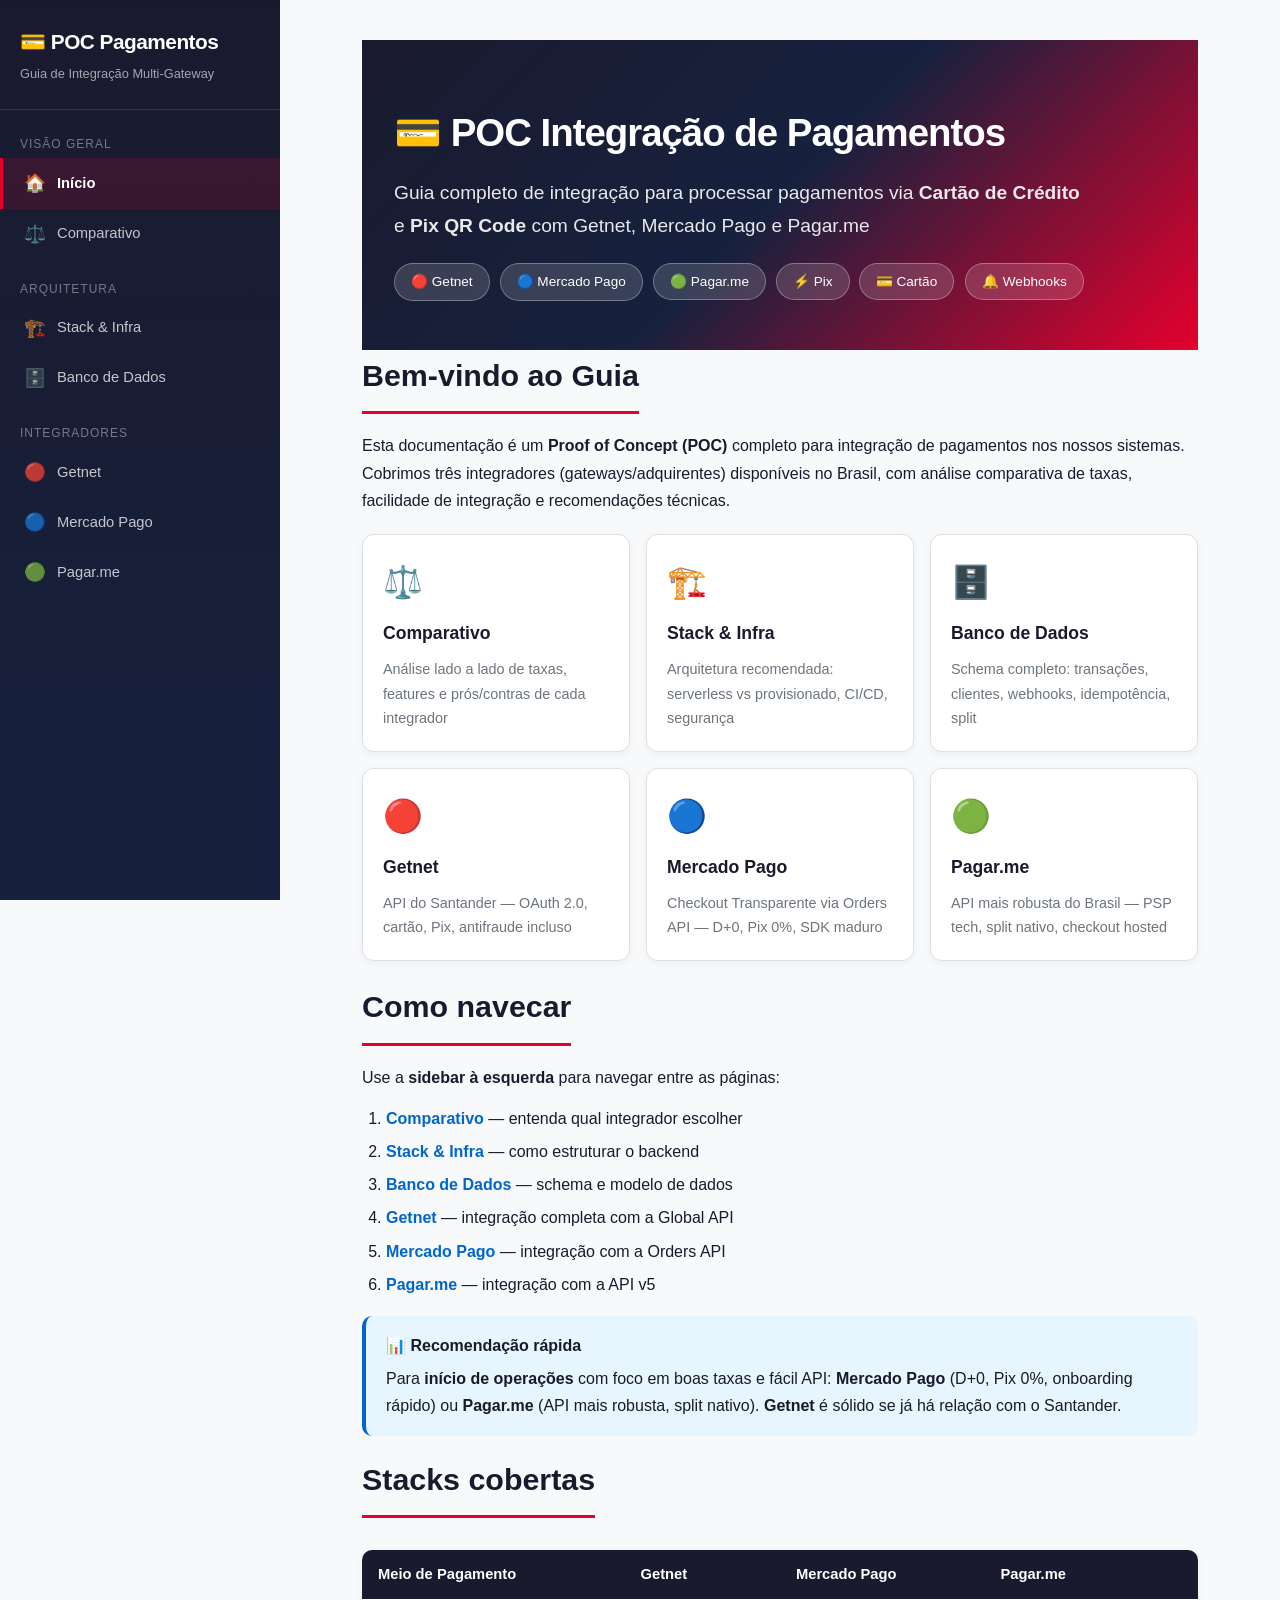
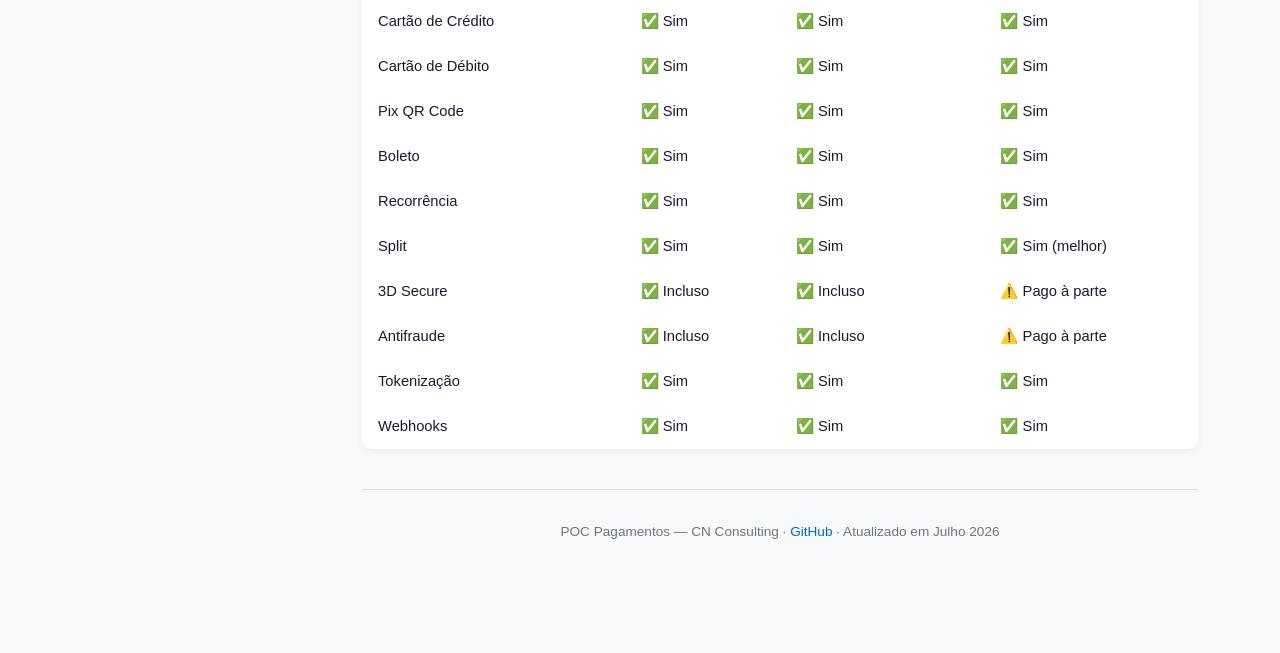
<file: index.html>
<!DOCTYPE html>
<html lang="pt-BR">
<head>
<meta charset="UTF-8">
<meta name="viewport" content="width=device-width, initial-scale=1.0">
<title>Início — POC Pagamentos</title>
<link rel="stylesheet" href="styles.css">
</head>
<body>
<div class="layout">
<button class="menu-toggle" onclick="document.querySelector('.sidebar').classList.toggle('open');document.querySelector('.sidebar-overlay').classList.toggle('show')">&#9776;</button>
<div class="sidebar-overlay" onclick="document.querySelector('.sidebar').classList.remove('open');this.classList.remove('show')"></div>
<aside class="sidebar">
    <div class="sidebar-brand">
        <h1>💳 POC Pagamentos</h1>
        <div class="sub">Guia de Integração Multi-Gateway</div>
    </div>
    <nav>
        <div class="nav-section">
            <div class="nav-label">Visão Geral</div>
            <a href="index.html" class="nav-link" data-page="index"><span class="icon">🏠</span> Início</a>
            <a href="comparativo.html" class="nav-link" data-page="comparativo"><span class="icon">⚖️</span> Comparativo</a>
        </div>
        <div class="nav-section">
            <div class="nav-label">Arquitetura</div>
            <a href="stack.html" class="nav-link" data-page="stack"><span class="icon">🏗️</span> Stack & Infra</a>
            <a href="banco.html" class="nav-link" data-page="banco"><span class="icon">🗄️</span> Banco de Dados</a>
        </div>
        <div class="nav-section">
            <div class="nav-label">Integradores</div>
            <a href="getnet.html" class="nav-link" data-page="getnet"><span class="icon">🔴</span> Getnet</a>
            <a href="mercado-pago.html" class="nav-link" data-page="mercado-pago"><span class="icon">🔵</span> Mercado Pago</a>
            <a href="pagarme.html" class="nav-link" data-page="pagarme"><span class="icon">🟢</span> Pagar.me</a>
        </div>
    </nav>
</aside>
<div class="main">
<div class="content page-home">
<div class="hero">
    <h1>💳 POC Integração de Pagamentos</h1>
    <p class="sub">Guia completo de integração para processar pagamentos via <strong>Cartão de Crédito</strong> e <strong>Pix QR Code</strong> com Getnet, Mercado Pago e Pagar.me</p>
    <div class="badges">
        <span class="badge">🔴 Getnet</span>
        <span class="badge">🔵 Mercado Pago</span>
        <span class="badge">🟢 Pagar.me</span>
        <span class="badge">⚡ Pix</span>
        <span class="badge">💳 Cartão</span>
        <span class="badge">🔔 Webhooks</span>
    </div>
</div>

<h2>Bem-vindo ao Guia</h2>
<p>Esta documentação é um <strong>Proof of Concept (POC)</strong> completo para integração de pagamentos nos nossos sistemas. Cobrimos três integradores (gateways/adquirentes) disponíveis no Brasil, com análise comparativa de taxas, facilidade de integração e recomendações técnicas.</p>

<div class="card-grid">
    <div class="card">
        <div class="card-icon">⚖️</div>
        <h4>Comparativo</h4>
        <p>Análise lado a lado de taxas, features e prós/contras de cada integrador</p>
    </div>
    <div class="card">
        <div class="card-icon">🏗️</div>
        <h4>Stack & Infra</h4>
        <p>Arquitetura recomendada: serverless vs provisionado, CI/CD, segurança</p>
    </div>
    <div class="card">
        <div class="card-icon">🗄️</div>
        <h4>Banco de Dados</h4>
        <p>Schema completo: transações, clientes, webhooks, idempotência, split</p>
    </div>
    <div class="card">
        <div class="card-icon">🔴</div>
        <h4>Getnet</h4>
        <p>API do Santander — OAuth 2.0, cartão, Pix, antifraude incluso</p>
    </div>
    <div class="card">
        <div class="card-icon">🔵</div>
        <h4>Mercado Pago</h4>
        <p>Checkout Transparente via Orders API — D+0, Pix 0%, SDK maduro</p>
    </div>
    <div class="card">
        <div class="card-icon">🟢</div>
        <h4>Pagar.me</h4>
        <p>API mais robusta do Brasil — PSP tech, split nativo, checkout hosted</p>
    </div>
</div>

<h2>Como navecar</h2>
<p>Use a <strong>sidebar à esquerda</strong> para navegar entre as páginas:</p>
<ol>
    <li><a href="comparativo.html"><strong>Comparativo</strong></a> — entenda qual integrador escolher</li>
    <li><a href="stack.html"><strong>Stack & Infra</strong></a> — como estruturar o backend</li>
    <li><a href="banco.html"><strong>Banco de Dados</strong></a> — schema e modelo de dados</li>
    <li><a href="getnet.html"><strong>Getnet</strong></a> — integração completa com a Global API</li>
    <li><a href="mercado-pago.html"><strong>Mercado Pago</strong></a> — integração com a Orders API</li>
    <li><a href="pagarme.html"><strong>Pagar.me</strong></a> — integração com a API v5</li>
</ol>

<div class="callout callout-info">
    <span class="callout-title">📊 Recomendação rápida</span>
    Para <strong>início de operações</strong> com foco em boas taxas e fácil API: <strong>Mercado Pago</strong> (D+0, Pix 0%, onboarding rápido) ou <strong>Pagar.me</strong> (API mais robusta, split nativo). <strong>Getnet</strong> é sólido se já há relação com o Santander.
</div>

<h2>Stacks cobertas</h2>
<table>
    <thead><tr><th>Meio de Pagamento</th><th>Getnet</th><th>Mercado Pago</th><th>Pagar.me</th></tr></thead>
    <tbody>
        <tr><td>Cartão de Crédito</td><td>✅ Sim</td><td>✅ Sim</td><td>✅ Sim</td></tr>
        <tr><td>Cartão de Débito</td><td>✅ Sim</td><td>✅ Sim</td><td>✅ Sim</td></tr>
        <tr><td>Pix QR Code</td><td>✅ Sim</td><td>✅ Sim</td><td>✅ Sim</td></tr>
        <tr><td>Boleto</td><td>✅ Sim</td><td>✅ Sim</td><td>✅ Sim</td></tr>
        <tr><td>Recorrência</td><td>✅ Sim</td><td>✅ Sim</td><td>✅ Sim</td></tr>
        <tr><td>Split</td><td>✅ Sim</td><td>✅ Sim</td><td>✅ Sim (melhor)</td></tr>
        <tr><td>3D Secure</td><td>✅ Incluso</td><td>✅ Incluso</td><td>⚠️ Pago à parte</td></tr>
        <tr><td>Antifraude</td><td>✅ Incluso</td><td>✅ Incluso</td><td>⚠️ Pago à parte</td></tr>
        <tr><td>Tokenização</td><td>✅ Sim</td><td>✅ Sim</td><td>✅ Sim</td></tr>
        <tr><td>Webhooks</td><td>✅ Sim</td><td>✅ Sim</td><td>✅ Sim</td></tr>
    </tbody>
</table>

<div class="footer">
    POC Pagamentos — CN Consulting · <a href="https://github.com/dev-cnconsulting/getnet-poc" target="_blank">GitHub</a> · Atualizado em Julho 2026
</div>
</div>
</div>
</div>
<script>
(function(){
  var path = window.location.pathname.split('/').pop() || 'index.html';
  document.querySelectorAll('.nav-link').forEach(function(link){
    var page = link.getAttribute('data-page');
    if(path === page + '.html' || (path === '' && page === 'index')){
      link.classList.add('active');
    }
  });
})();
</script>
</body>
</html>
</file>
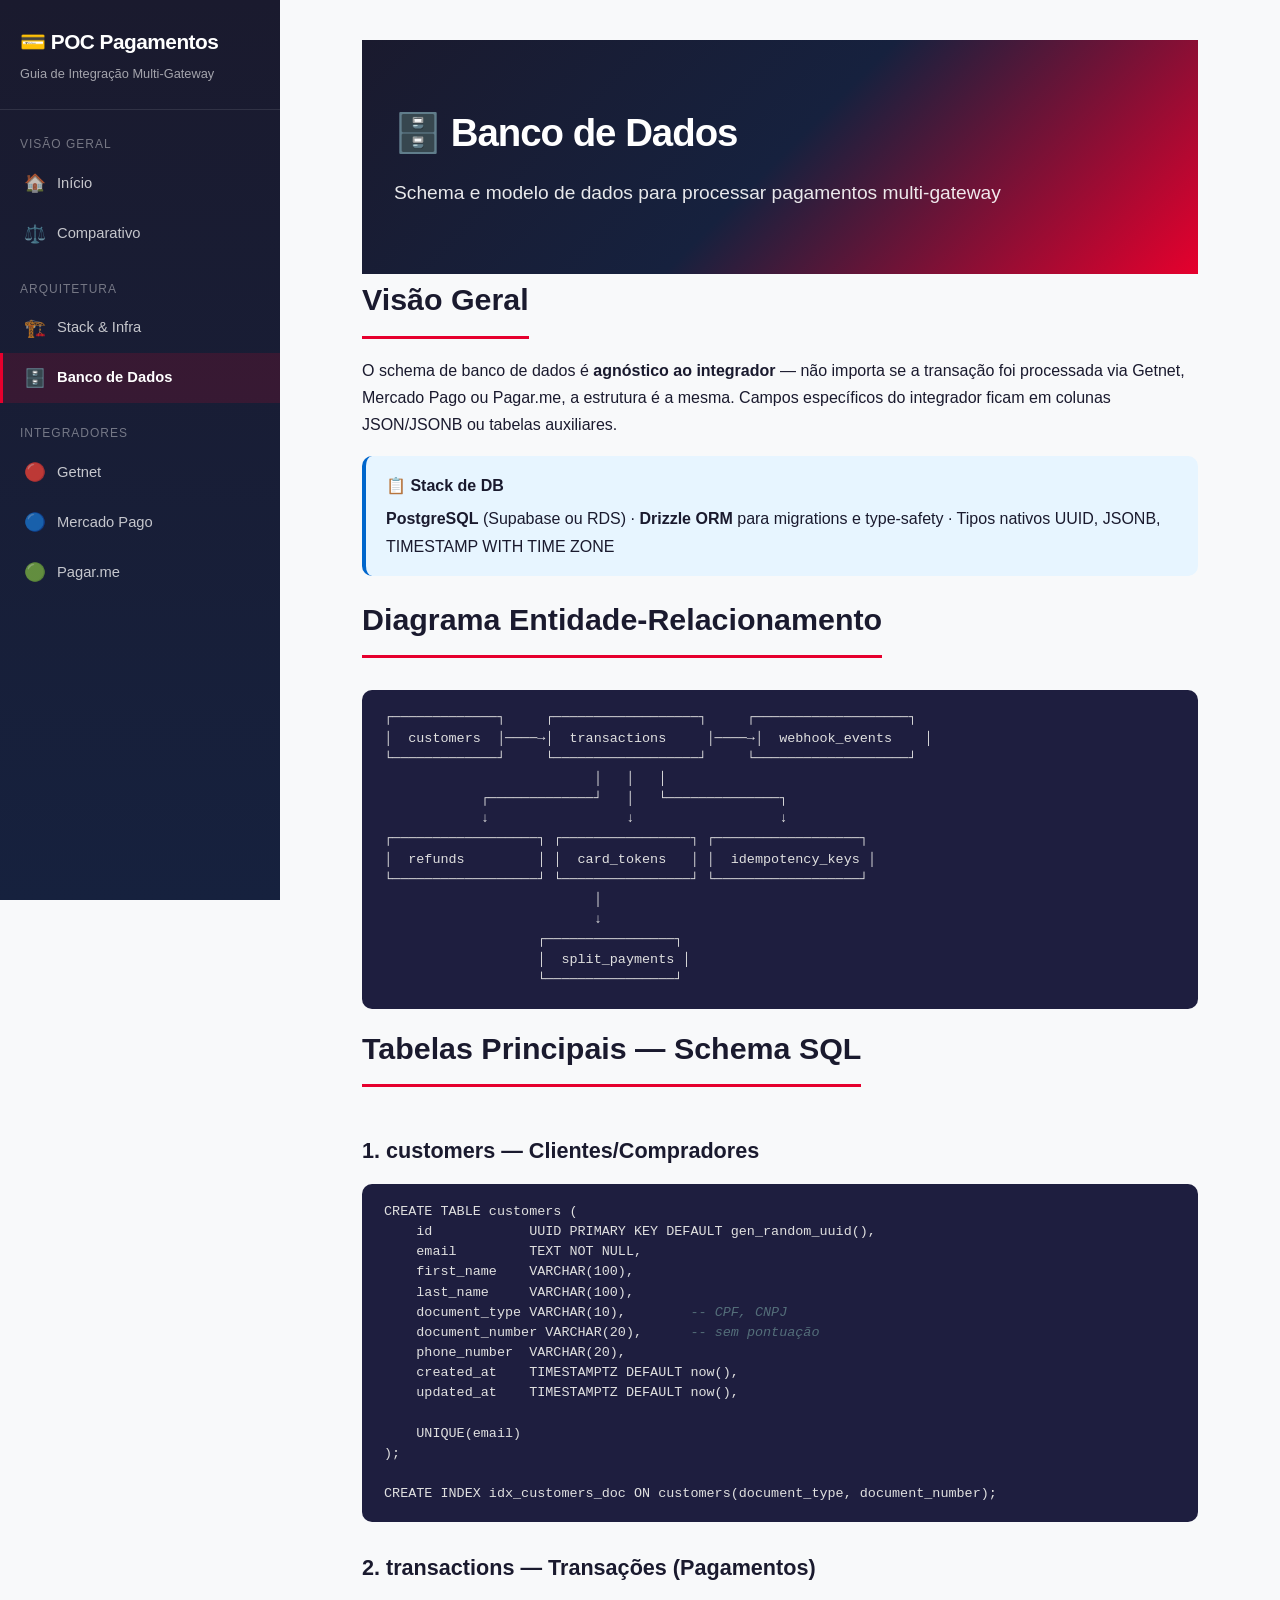
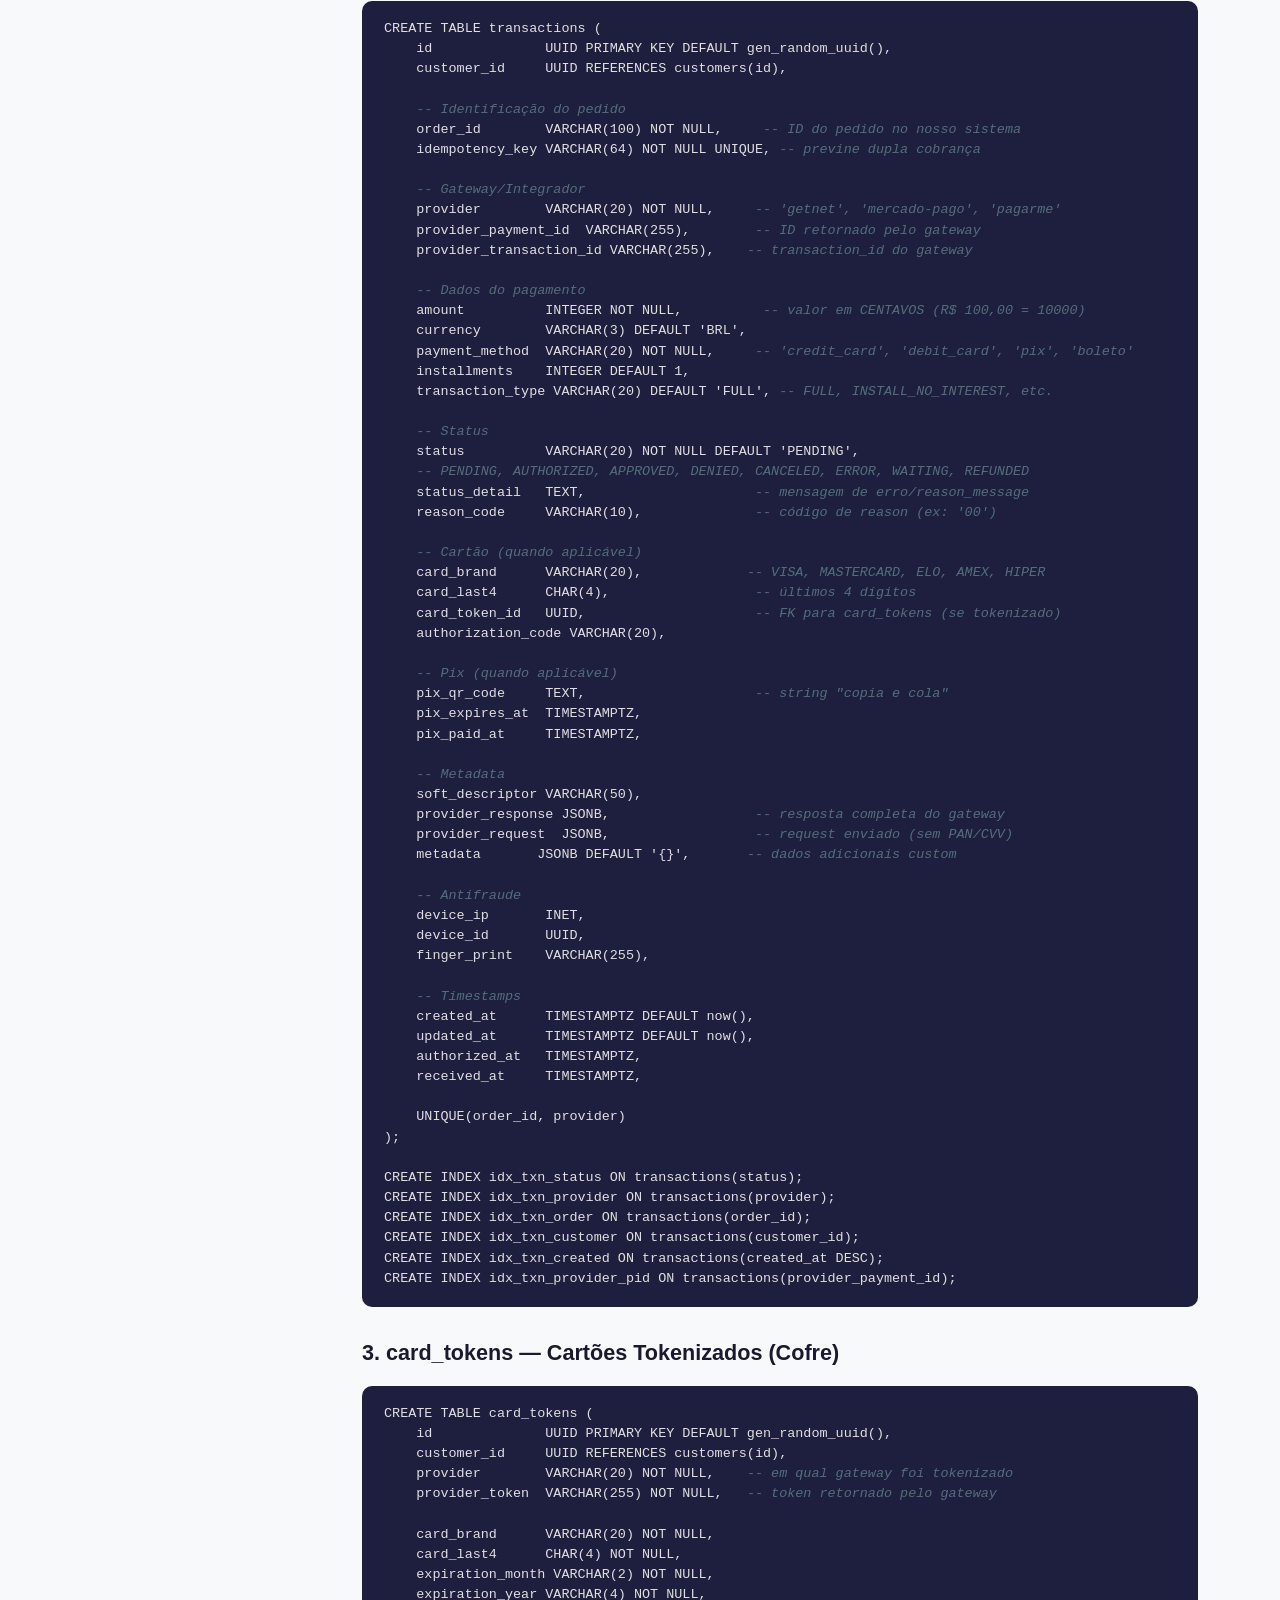
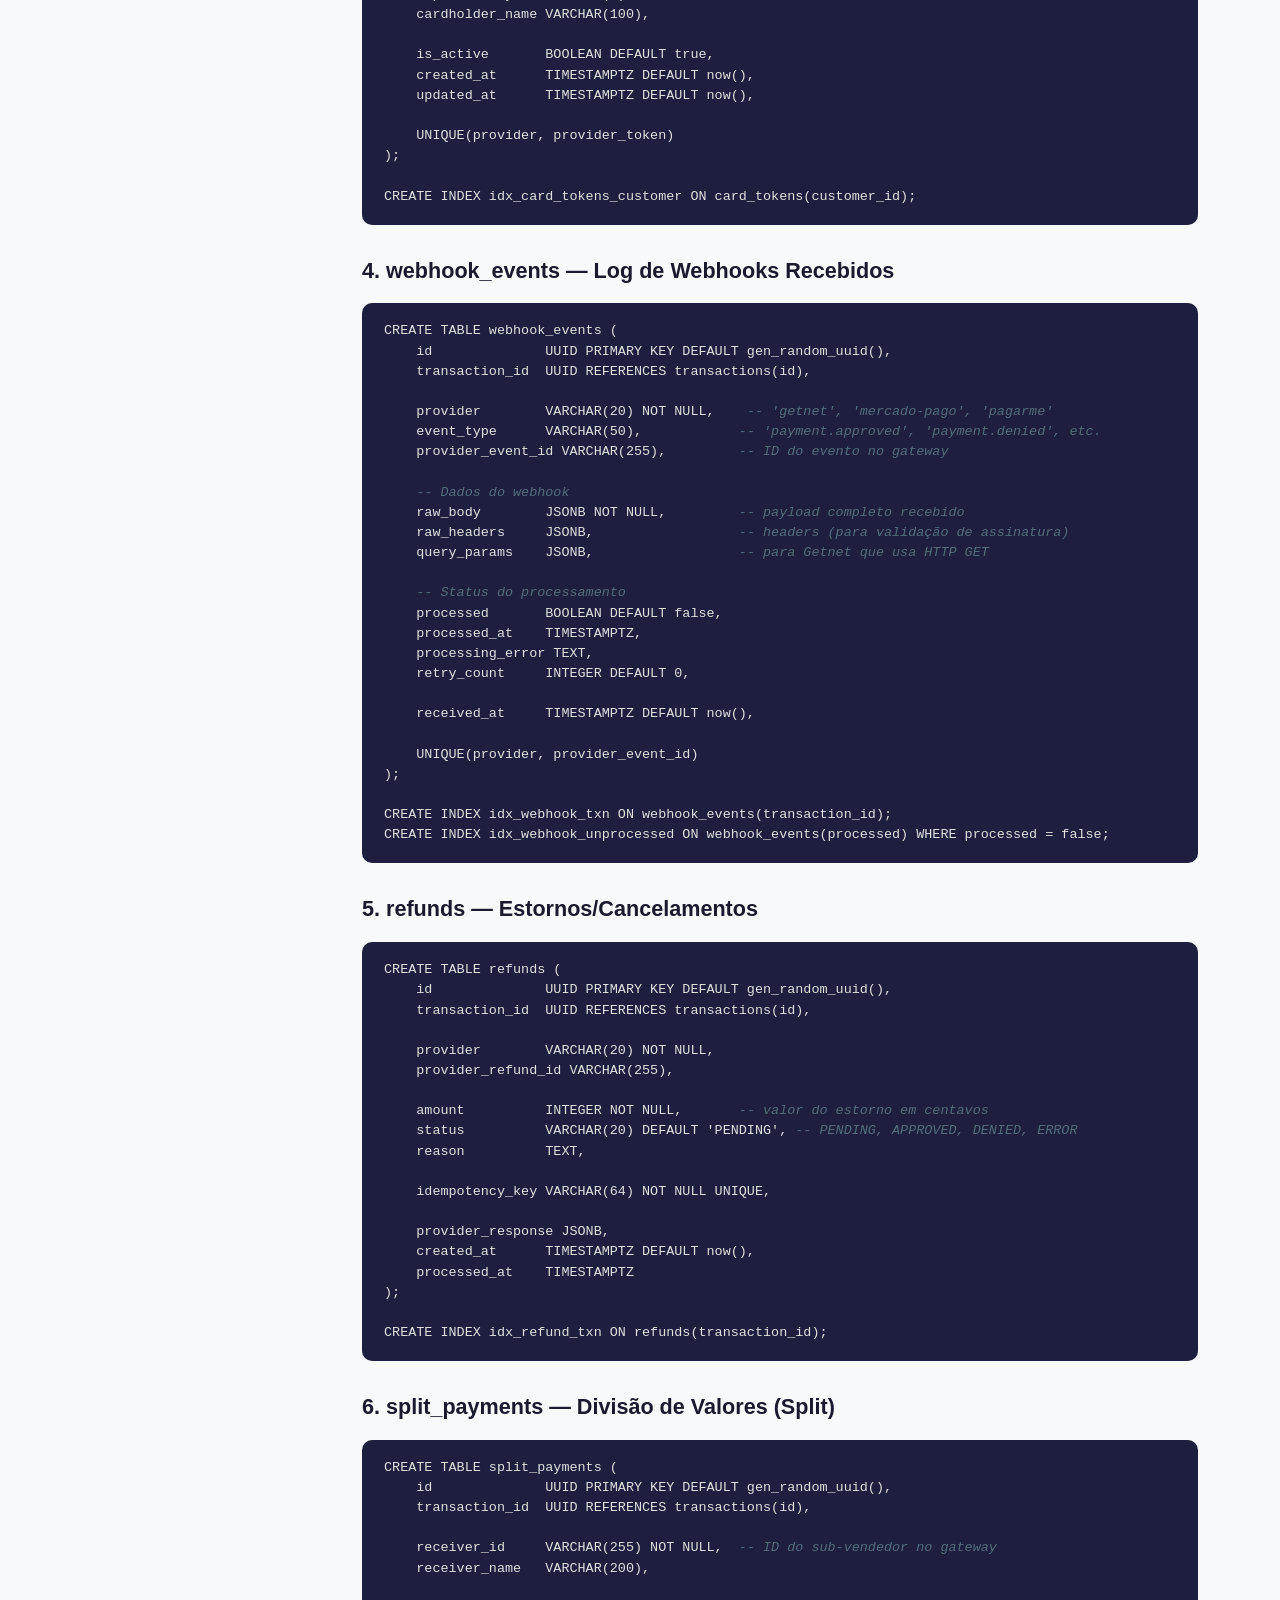
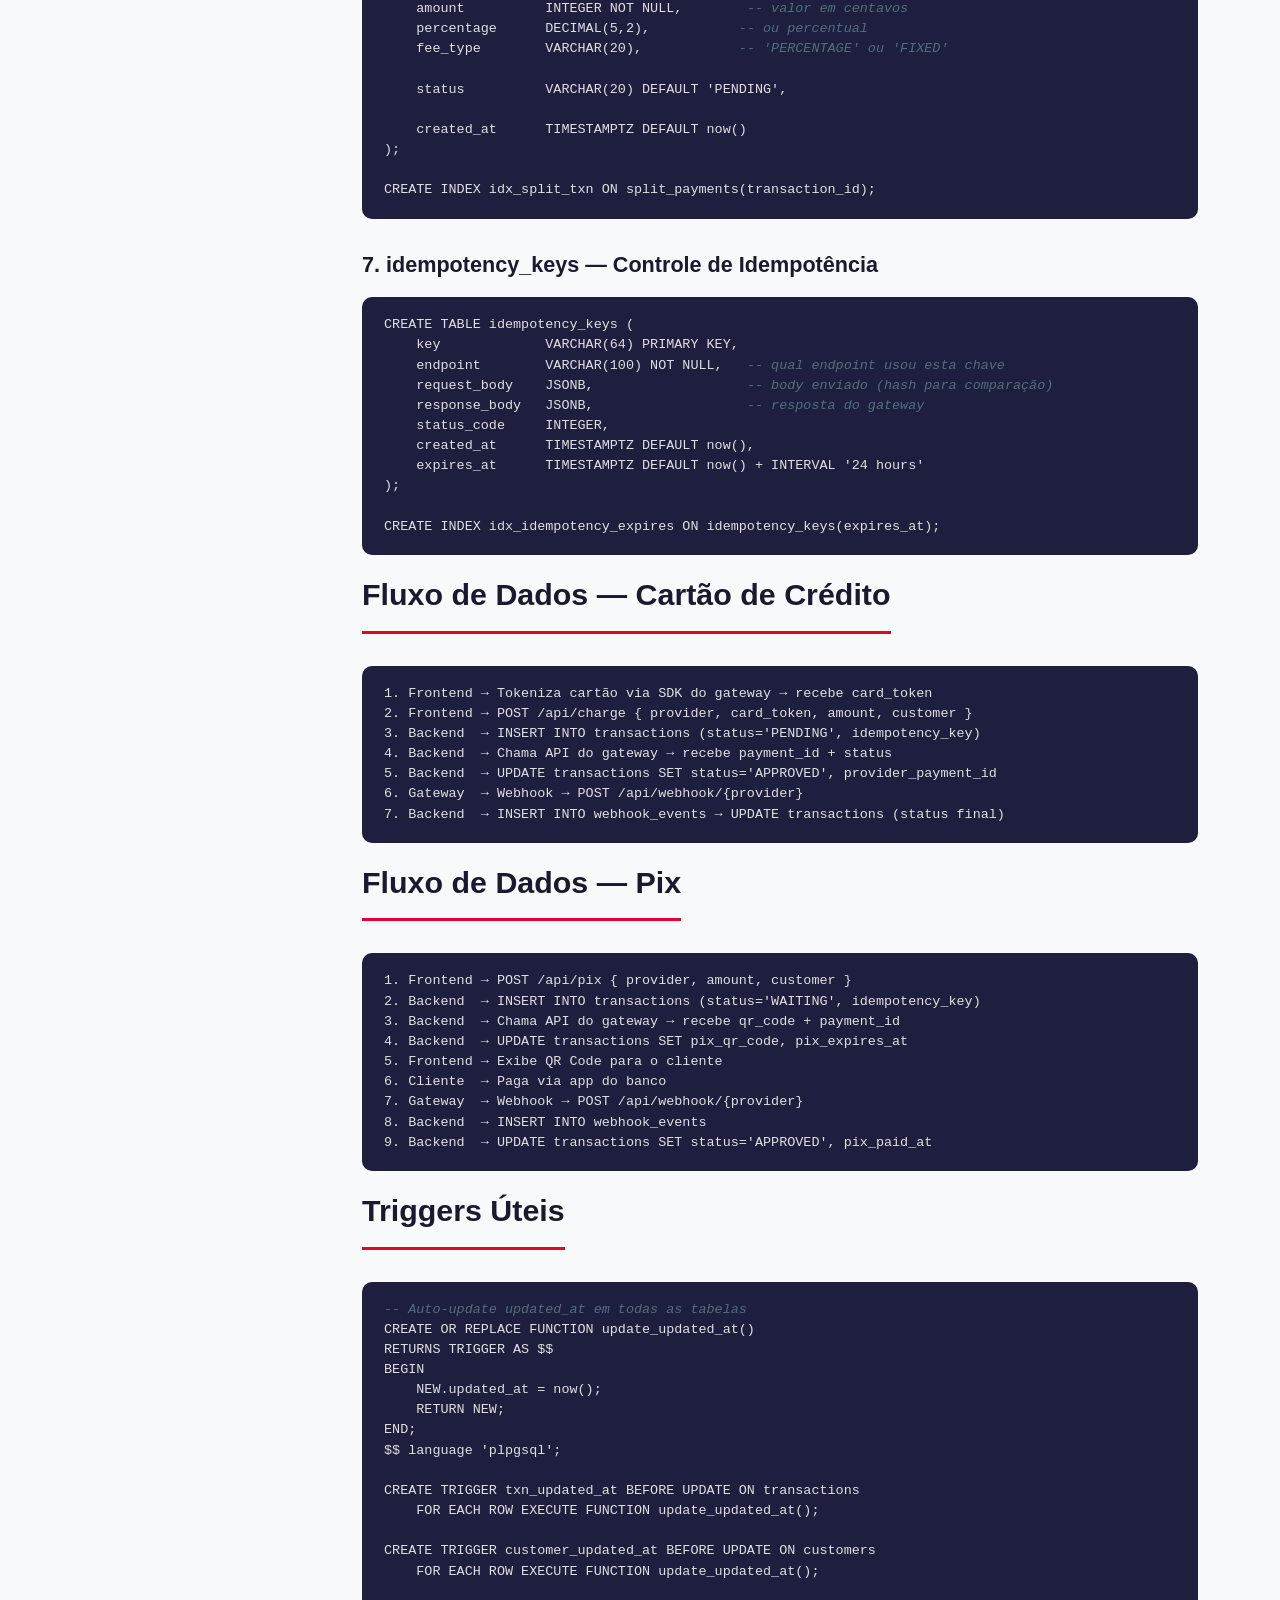
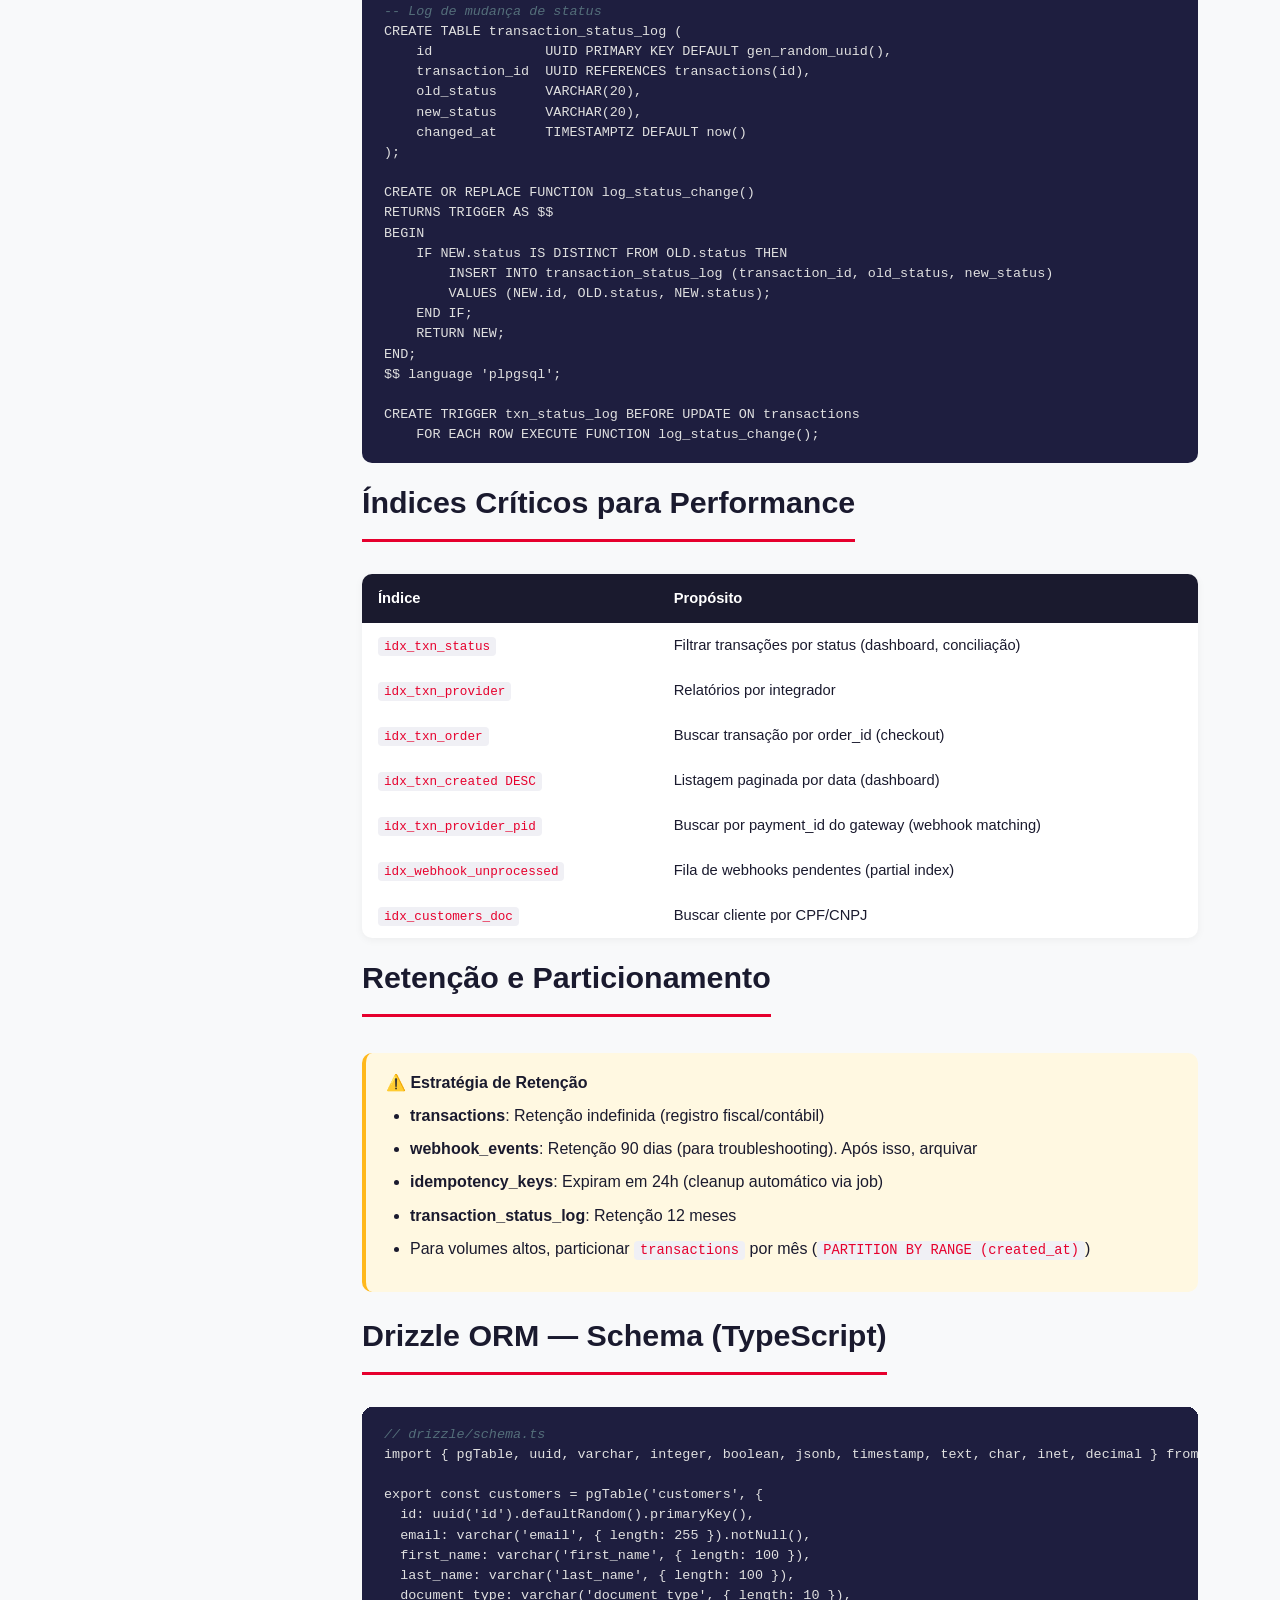
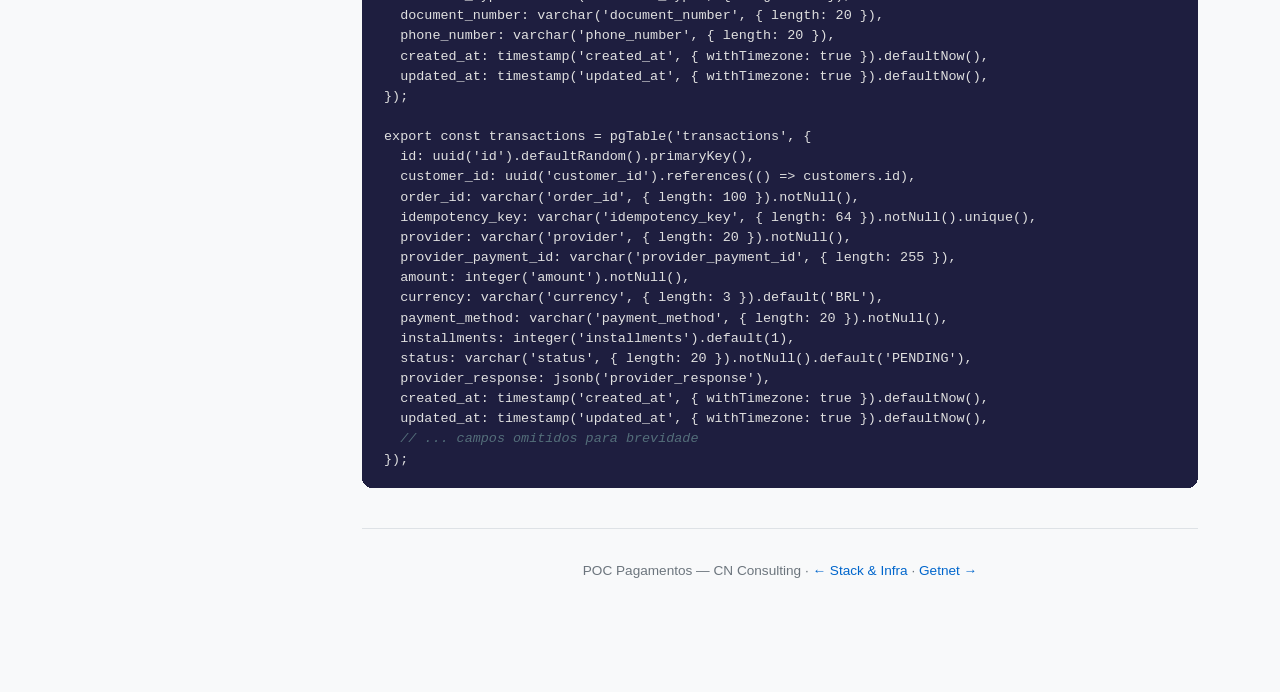
<file: banco.html>
<!DOCTYPE html>
<html lang="pt-BR">
<head>
<meta charset="UTF-8">
<meta name="viewport" content="width=device-width, initial-scale=1.0">
<title>Banco de Dados — POC Pagamentos</title>
<link rel="stylesheet" href="styles.css">
</head>
<body>
<div class="layout">
<button class="menu-toggle" onclick="document.querySelector('.sidebar').classList.toggle('open');document.querySelector('.sidebar-overlay').classList.toggle('show')">&#9776;</button>
<div class="sidebar-overlay" onclick="document.querySelector('.sidebar').classList.remove('open');this.classList.remove('show')"></div>
<aside class="sidebar">
    <div class="sidebar-brand">
        <h1>💳 POC Pagamentos</h1>
        <div class="sub">Guia de Integração Multi-Gateway</div>
    </div>
    <nav>
        <div class="nav-section">
            <div class="nav-label">Visão Geral</div>
            <a href="index.html" class="nav-link" data-page="index"><span class="icon">🏠</span> Início</a>
            <a href="comparativo.html" class="nav-link" data-page="comparativo"><span class="icon">⚖️</span> Comparativo</a>
        </div>
        <div class="nav-section">
            <div class="nav-label">Arquitetura</div>
            <a href="stack.html" class="nav-link" data-page="stack"><span class="icon">🏗️</span> Stack & Infra</a>
            <a href="banco.html" class="nav-link" data-page="banco"><span class="icon">🗄️</span> Banco de Dados</a>
        </div>
        <div class="nav-section">
            <div class="nav-label">Integradores</div>
            <a href="getnet.html" class="nav-link" data-page="getnet"><span class="icon">🔴</span> Getnet</a>
            <a href="mercado-pago.html" class="nav-link" data-page="mercado-pago"><span class="icon">🔵</span> Mercado Pago</a>
            <a href="pagarme.html" class="nav-link" data-page="pagarme"><span class="icon">🟢</span> Pagar.me</a>
        </div>
    </nav>
</aside>
<div class="main">
<div class="content page-banco">
<div class="hero">
    <h1>🗄️ Banco de Dados</h1>
    <p class="sub">Schema e modelo de dados para processar pagamentos multi-gateway</p>
</div>

<h2>Visão Geral</h2>
<p>O schema de banco de dados é <strong>agnóstico ao integrador</strong> — não importa se a transação foi processada via Getnet, Mercado Pago ou Pagar.me, a estrutura é a mesma. Campos específicos do integrador ficam em colunas JSON/JSONB ou tabelas auxiliares.</p>

<div class="callout callout-info">
    <span class="callout-title">📋 Stack de DB</span>
    <strong>PostgreSQL</strong> (Supabase ou RDS) · <strong>Drizzle ORM</strong> para migrations e type-safety · Tipos nativos UUID, JSONB, TIMESTAMP WITH TIME ZONE
</div>

<h2>Diagrama Entidade-Relacionamento</h2>
<pre><code>┌─────────────┐     ┌──────────────────┐     ┌───────────────────┐
│  customers  │────→│  transactions     │────→│  webhook_events    │
└─────────────┘     └──────────────────┘     └───────────────────┘
                          │   │   │
            ┌─────────────┘   │   └──────────────┐
            ↓                 ↓                  ↓
┌──────────────────┐ ┌────────────────┐ ┌──────────────────┐
│  refunds         │ │  card_tokens   │ │  idempotency_keys │
└──────────────────┘ └────────────────┘ └──────────────────┘
                          │
                          ↓
                   ┌────────────────┐
                   │  split_payments │
                   └────────────────┘</code></pre>

<h2>Tabelas Principais — Schema SQL</h2>

<h3>1. customers — Clientes/Compradores</h3>
<pre><code>CREATE TABLE customers (
    id            UUID PRIMARY KEY DEFAULT gen_random_uuid(),
    email         TEXT NOT NULL,
    first_name    VARCHAR(100),
    last_name     VARCHAR(100),
    document_type VARCHAR(10),        <span class="tok-comment">-- CPF, CNPJ</span>
    document_number VARCHAR(20),      <span class="tok-comment">-- sem pontuação</span>
    phone_number  VARCHAR(20),
    created_at    TIMESTAMPTZ DEFAULT now(),
    updated_at    TIMESTAMPTZ DEFAULT now(),

    UNIQUE(email)
);

CREATE INDEX idx_customers_doc ON customers(document_type, document_number);</code></pre>

<h3>2. transactions — Transações (Pagamentos)</h3>
<pre><code>CREATE TABLE transactions (
    id              UUID PRIMARY KEY DEFAULT gen_random_uuid(),
    customer_id     UUID REFERENCES customers(id),

    <span class="tok-comment">-- Identificação do pedido</span>
    order_id        VARCHAR(100) NOT NULL,     <span class="tok-comment">-- ID do pedido no nosso sistema</span>
    idempotency_key VARCHAR(64) NOT NULL UNIQUE, <span class="tok-comment">-- previne dupla cobrança</span>

    <span class="tok-comment">-- Gateway/Integrador</span>
    provider        VARCHAR(20) NOT NULL,     <span class="tok-comment">-- 'getnet', 'mercado-pago', 'pagarme'</span>
    provider_payment_id  VARCHAR(255),        <span class="tok-comment">-- ID retornado pelo gateway</span>
    provider_transaction_id VARCHAR(255),    <span class="tok-comment">-- transaction_id do gateway</span>

    <span class="tok-comment">-- Dados do pagamento</span>
    amount          INTEGER NOT NULL,          <span class="tok-comment">-- valor em CENTAVOS (R$ 100,00 = 10000)</span>
    currency        VARCHAR(3) DEFAULT 'BRL',
    payment_method  VARCHAR(20) NOT NULL,     <span class="tok-comment">-- 'credit_card', 'debit_card', 'pix', 'boleto'</span>
    installments    INTEGER DEFAULT 1,
    transaction_type VARCHAR(20) DEFAULT 'FULL', <span class="tok-comment">-- FULL, INSTALL_NO_INTEREST, etc.</span>

    <span class="tok-comment">-- Status</span>
    status          VARCHAR(20) NOT NULL DEFAULT 'PENDING',
    <span class="tok-comment">-- PENDING, AUTHORIZED, APPROVED, DENIED, CANCELED, ERROR, WAITING, REFUNDED</span>
    status_detail   TEXT,                     <span class="tok-comment">-- mensagem de erro/reason_message</span>
    reason_code     VARCHAR(10),              <span class="tok-comment">-- código de reason (ex: '00')</span>

    <span class="tok-comment">-- Cartão (quando aplicável)</span>
    card_brand      VARCHAR(20),             <span class="tok-comment">-- VISA, MASTERCARD, ELO, AMEX, HIPER</span>
    card_last4      CHAR(4),                  <span class="tok-comment">-- últimos 4 dígitos</span>
    card_token_id   UUID,                     <span class="tok-comment">-- FK para card_tokens (se tokenizado)</span>
    authorization_code VARCHAR(20),

    <span class="tok-comment">-- Pix (quando aplicável)</span>
    pix_qr_code     TEXT,                     <span class="tok-comment">-- string "copia e cola"</span>
    pix_expires_at  TIMESTAMPTZ,
    pix_paid_at     TIMESTAMPTZ,

    <span class="tok-comment">-- Metadata</span>
    soft_descriptor VARCHAR(50),
    provider_response JSONB,                  <span class="tok-comment">-- resposta completa do gateway</span>
    provider_request  JSONB,                  <span class="tok-comment">-- request enviado (sem PAN/CVV)</span>
    metadata       JSONB DEFAULT '{}',       <span class="tok-comment">-- dados adicionais custom</span>

    <span class="tok-comment">-- Antifraude</span>
    device_ip       INET,
    device_id       UUID,
    finger_print    VARCHAR(255),

    <span class="tok-comment">-- Timestamps</span>
    created_at      TIMESTAMPTZ DEFAULT now(),
    updated_at      TIMESTAMPTZ DEFAULT now(),
    authorized_at   TIMESTAMPTZ,
    received_at     TIMESTAMPTZ,

    UNIQUE(order_id, provider)
);

CREATE INDEX idx_txn_status ON transactions(status);
CREATE INDEX idx_txn_provider ON transactions(provider);
CREATE INDEX idx_txn_order ON transactions(order_id);
CREATE INDEX idx_txn_customer ON transactions(customer_id);
CREATE INDEX idx_txn_created ON transactions(created_at DESC);
CREATE INDEX idx_txn_provider_pid ON transactions(provider_payment_id);</code></pre>

<h3>3. card_tokens — Cartões Tokenizados (Cofre)</h3>
<pre><code>CREATE TABLE card_tokens (
    id              UUID PRIMARY KEY DEFAULT gen_random_uuid(),
    customer_id     UUID REFERENCES customers(id),
    provider        VARCHAR(20) NOT NULL,    <span class="tok-comment">-- em qual gateway foi tokenizado</span>
    provider_token  VARCHAR(255) NOT NULL,   <span class="tok-comment">-- token retornado pelo gateway</span>

    card_brand      VARCHAR(20) NOT NULL,
    card_last4      CHAR(4) NOT NULL,
    expiration_month VARCHAR(2) NOT NULL,
    expiration_year VARCHAR(4) NOT NULL,
    cardholder_name VARCHAR(100),

    is_active       BOOLEAN DEFAULT true,
    created_at      TIMESTAMPTZ DEFAULT now(),
    updated_at      TIMESTAMPTZ DEFAULT now(),

    UNIQUE(provider, provider_token)
);

CREATE INDEX idx_card_tokens_customer ON card_tokens(customer_id);</code></pre>

<h3>4. webhook_events — Log de Webhooks Recebidos</h3>
<pre><code>CREATE TABLE webhook_events (
    id              UUID PRIMARY KEY DEFAULT gen_random_uuid(),
    transaction_id  UUID REFERENCES transactions(id),

    provider        VARCHAR(20) NOT NULL,    <span class="tok-comment">-- 'getnet', 'mercado-pago', 'pagarme'</span>
    event_type      VARCHAR(50),            <span class="tok-comment">-- 'payment.approved', 'payment.denied', etc.</span>
    provider_event_id VARCHAR(255),         <span class="tok-comment">-- ID do evento no gateway</span>

    <span class="tok-comment">-- Dados do webhook</span>
    raw_body        JSONB NOT NULL,         <span class="tok-comment">-- payload completo recebido</span>
    raw_headers     JSONB,                  <span class="tok-comment">-- headers (para validação de assinatura)</span>
    query_params    JSONB,                  <span class="tok-comment">-- para Getnet que usa HTTP GET</span>

    <span class="tok-comment">-- Status do processamento</span>
    processed       BOOLEAN DEFAULT false,
    processed_at    TIMESTAMPTZ,
    processing_error TEXT,
    retry_count     INTEGER DEFAULT 0,

    received_at     TIMESTAMPTZ DEFAULT now(),

    UNIQUE(provider, provider_event_id)
);

CREATE INDEX idx_webhook_txn ON webhook_events(transaction_id);
CREATE INDEX idx_webhook_unprocessed ON webhook_events(processed) WHERE processed = false;</code></pre>

<h3>5. refunds — Estornos/Cancelamentos</h3>
<pre><code>CREATE TABLE refunds (
    id              UUID PRIMARY KEY DEFAULT gen_random_uuid(),
    transaction_id  UUID REFERENCES transactions(id),

    provider        VARCHAR(20) NOT NULL,
    provider_refund_id VARCHAR(255),

    amount          INTEGER NOT NULL,       <span class="tok-comment">-- valor do estorno em centavos</span>
    status          VARCHAR(20) DEFAULT 'PENDING', <span class="tok-comment">-- PENDING, APPROVED, DENIED, ERROR</span>
    reason          TEXT,

    idempotency_key VARCHAR(64) NOT NULL UNIQUE,

    provider_response JSONB,
    created_at      TIMESTAMPTZ DEFAULT now(),
    processed_at    TIMESTAMPTZ
);

CREATE INDEX idx_refund_txn ON refunds(transaction_id);</code></pre>

<h3>6. split_payments — Divisão de Valores (Split)</h3>
<pre><code>CREATE TABLE split_payments (
    id              UUID PRIMARY KEY DEFAULT gen_random_uuid(),
    transaction_id  UUID REFERENCES transactions(id),

    receiver_id     VARCHAR(255) NOT NULL,  <span class="tok-comment">-- ID do sub-vendedor no gateway</span>
    receiver_name   VARCHAR(200),

    amount          INTEGER NOT NULL,        <span class="tok-comment">-- valor em centavos</span>
    percentage      DECIMAL(5,2),           <span class="tok-comment">-- ou percentual</span>
    fee_type        VARCHAR(20),            <span class="tok-comment">-- 'PERCENTAGE' ou 'FIXED'</span>

    status          VARCHAR(20) DEFAULT 'PENDING',

    created_at      TIMESTAMPTZ DEFAULT now()
);

CREATE INDEX idx_split_txn ON split_payments(transaction_id);</code></pre>

<h3>7. idempotency_keys — Controle de Idempotência</h3>
<pre><code>CREATE TABLE idempotency_keys (
    key             VARCHAR(64) PRIMARY KEY,
    endpoint        VARCHAR(100) NOT NULL,   <span class="tok-comment">-- qual endpoint usou esta chave</span>
    request_body    JSONB,                   <span class="tok-comment">-- body enviado (hash para comparação)</span>
    response_body   JSONB,                   <span class="tok-comment">-- resposta do gateway</span>
    status_code     INTEGER,
    created_at      TIMESTAMPTZ DEFAULT now(),
    expires_at      TIMESTAMPTZ DEFAULT now() + INTERVAL '24 hours'
);

CREATE INDEX idx_idempotency_expires ON idempotency_keys(expires_at);</code></pre>

<h2>Fluxo de Dados — Cartão de Crédito</h2>
<pre><code>1. Frontend → Tokeniza cartão via SDK do gateway → recebe card_token
2. Frontend → POST /api/charge { provider, card_token, amount, customer }
3. Backend  → INSERT INTO transactions (status='PENDING', idempotency_key)
4. Backend  → Chama API do gateway → recebe payment_id + status
5. Backend  → UPDATE transactions SET status='APPROVED', provider_payment_id
6. Gateway  → Webhook → POST /api/webhook/{provider}
7. Backend  → INSERT INTO webhook_events → UPDATE transactions (status final)</code></pre>

<h2>Fluxo de Dados — Pix</h2>
<pre><code>1. Frontend → POST /api/pix { provider, amount, customer }
2. Backend  → INSERT INTO transactions (status='WAITING', idempotency_key)
3. Backend  → Chama API do gateway → recebe qr_code + payment_id
4. Backend  → UPDATE transactions SET pix_qr_code, pix_expires_at
5. Frontend → Exibe QR Code para o cliente
6. Cliente  → Paga via app do banco
7. Gateway  → Webhook → POST /api/webhook/{provider}
8. Backend  → INSERT INTO webhook_events
9. Backend  → UPDATE transactions SET status='APPROVED', pix_paid_at</code></pre>

<h2>Triggers Úteis</h2>
<pre><code><span class="tok-comment">-- Auto-update updated_at em todas as tabelas</span>
CREATE OR REPLACE FUNCTION update_updated_at()
RETURNS TRIGGER AS $$
BEGIN
    NEW.updated_at = now();
    RETURN NEW;
END;
$$ language 'plpgsql';

CREATE TRIGGER txn_updated_at BEFORE UPDATE ON transactions
    FOR EACH ROW EXECUTE FUNCTION update_updated_at();

CREATE TRIGGER customer_updated_at BEFORE UPDATE ON customers
    FOR EACH ROW EXECUTE FUNCTION update_updated_at();

<span class="tok-comment">-- Log de mudança de status</span>
CREATE TABLE transaction_status_log (
    id              UUID PRIMARY KEY DEFAULT gen_random_uuid(),
    transaction_id  UUID REFERENCES transactions(id),
    old_status      VARCHAR(20),
    new_status      VARCHAR(20),
    changed_at      TIMESTAMPTZ DEFAULT now()
);

CREATE OR REPLACE FUNCTION log_status_change()
RETURNS TRIGGER AS $$
BEGIN
    IF NEW.status IS DISTINCT FROM OLD.status THEN
        INSERT INTO transaction_status_log (transaction_id, old_status, new_status)
        VALUES (NEW.id, OLD.status, NEW.status);
    END IF;
    RETURN NEW;
END;
$$ language 'plpgsql';

CREATE TRIGGER txn_status_log BEFORE UPDATE ON transactions
    FOR EACH ROW EXECUTE FUNCTION log_status_change();</code></pre>

<h2>Índices Críticos para Performance</h2>
<table>
    <thead><tr><th>Índice</th><th>Propósito</th></tr></thead>
    <tbody>
        <tr><td><code>idx_txn_status</code></td><td>Filtrar transações por status (dashboard, conciliação)</td></tr>
        <tr><td><code>idx_txn_provider</code></td><td>Relatórios por integrador</td></tr>
        <tr><td><code>idx_txn_order</code></td><td>Buscar transação por order_id (checkout)</td></tr>
        <tr><td><code>idx_txn_created DESC</code></td><td>Listagem paginada por data (dashboard)</td></tr>
        <tr><td><code>idx_txn_provider_pid</code></td><td>Buscar por payment_id do gateway (webhook matching)</td></tr>
        <tr><td><code>idx_webhook_unprocessed</code></td><td>Fila de webhooks pendentes (partial index)</td></tr>
        <tr><td><code>idx_customers_doc</code></td><td>Buscar cliente por CPF/CNPJ</td></tr>
    </tbody>
</table>

<h2>Retenção e Particionamento</h2>
<div class="callout callout-warn">
    <span class="callout-title">⚠️ Estratégia de Retenção</span>
    <ul>
        <li><strong>transactions</strong>: Retenção indefinida (registro fiscal/contábil)</li>
        <li><strong>webhook_events</strong>: Retenção 90 dias (para troubleshooting). Após isso, arquivar</li>
        <li><strong>idempotency_keys</strong>: Expiram em 24h (cleanup automático via job)</li>
        <li><strong>transaction_status_log</strong>: Retenção 12 meses</li>
        <li>Para volumes altos, particionar <code>transactions</code> por mês (<code>PARTITION BY RANGE (created_at)</code>)</li>
    </ul>
</div>

<h2>Drizzle ORM — Schema (TypeScript)</h2>
<pre><code><span class="tok-comment">// drizzle/schema.ts</span>
import { pgTable, uuid, varchar, integer, boolean, jsonb, timestamp, text, char, inet, decimal } from 'drizzle-orm/pg-core';

export const customers = pgTable('customers', {
  id: uuid('id').defaultRandom().primaryKey(),
  email: varchar('email', { length: 255 }).notNull(),
  first_name: varchar('first_name', { length: 100 }),
  last_name: varchar('last_name', { length: 100 }),
  document_type: varchar('document_type', { length: 10 }),
  document_number: varchar('document_number', { length: 20 }),
  phone_number: varchar('phone_number', { length: 20 }),
  created_at: timestamp('created_at', { withTimezone: true }).defaultNow(),
  updated_at: timestamp('updated_at', { withTimezone: true }).defaultNow(),
});

export const transactions = pgTable('transactions', {
  id: uuid('id').defaultRandom().primaryKey(),
  customer_id: uuid('customer_id').references(() => customers.id),
  order_id: varchar('order_id', { length: 100 }).notNull(),
  idempotency_key: varchar('idempotency_key', { length: 64 }).notNull().unique(),
  provider: varchar('provider', { length: 20 }).notNull(),
  provider_payment_id: varchar('provider_payment_id', { length: 255 }),
  amount: integer('amount').notNull(),
  currency: varchar('currency', { length: 3 }).default('BRL'),
  payment_method: varchar('payment_method', { length: 20 }).notNull(),
  installments: integer('installments').default(1),
  status: varchar('status', { length: 20 }).notNull().default('PENDING'),
  provider_response: jsonb('provider_response'),
  created_at: timestamp('created_at', { withTimezone: true }).defaultNow(),
  updated_at: timestamp('updated_at', { withTimezone: true }).defaultNow(),
  <span class="tok-comment">// ... campos omitidos para brevidade</span>
});</code></pre>

<div class="footer">POC Pagamentos — CN Consulting · <a href="stack.html">← Stack & Infra</a> · <a href="getnet.html">Getnet →</a></div>
</div>
</div>
</div>
<script>
(function(){
  var path = window.location.pathname.split('/').pop() || 'index.html';
  document.querySelectorAll('.nav-link').forEach(function(link){
    var page = link.getAttribute('data-page');
    if(path === page + '.html' || (path === '' && page === 'index')){
      link.classList.add('active');
    }
  });
})();
</script>
</body>
</html>
</file>
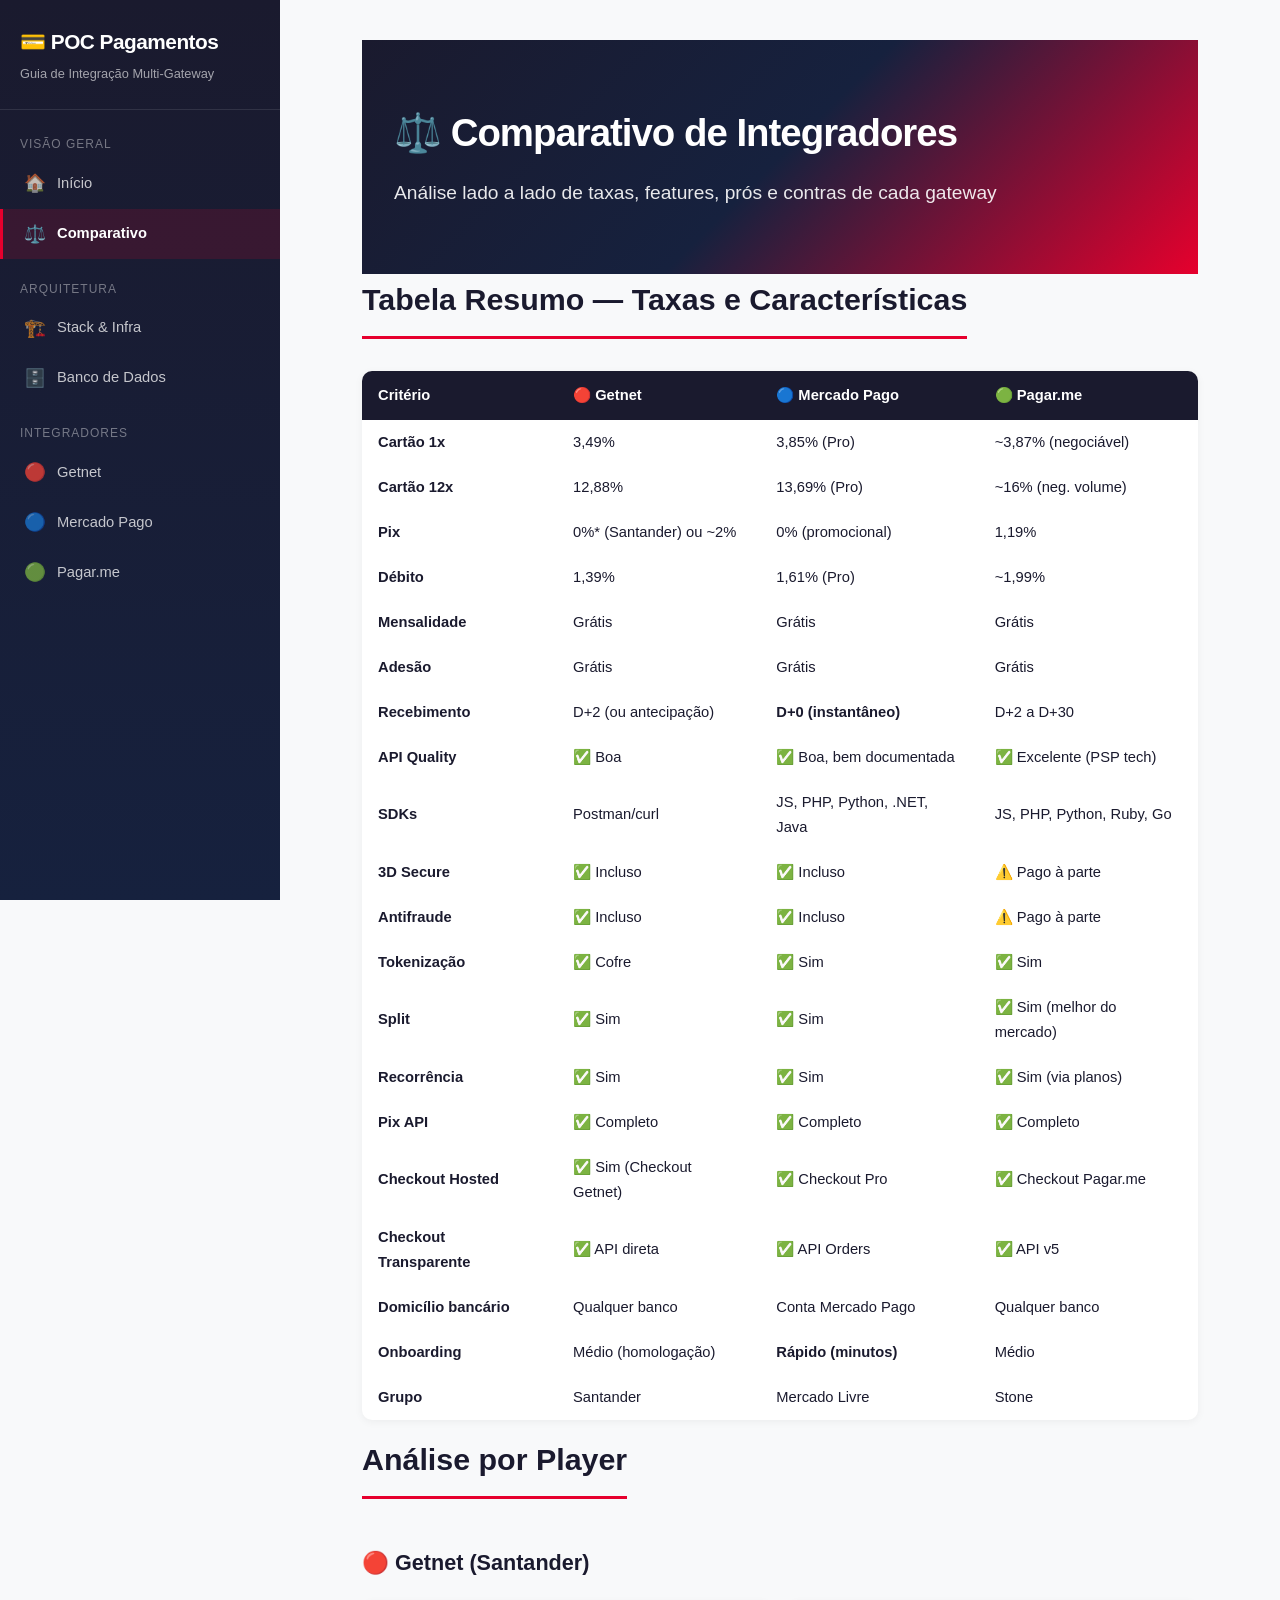
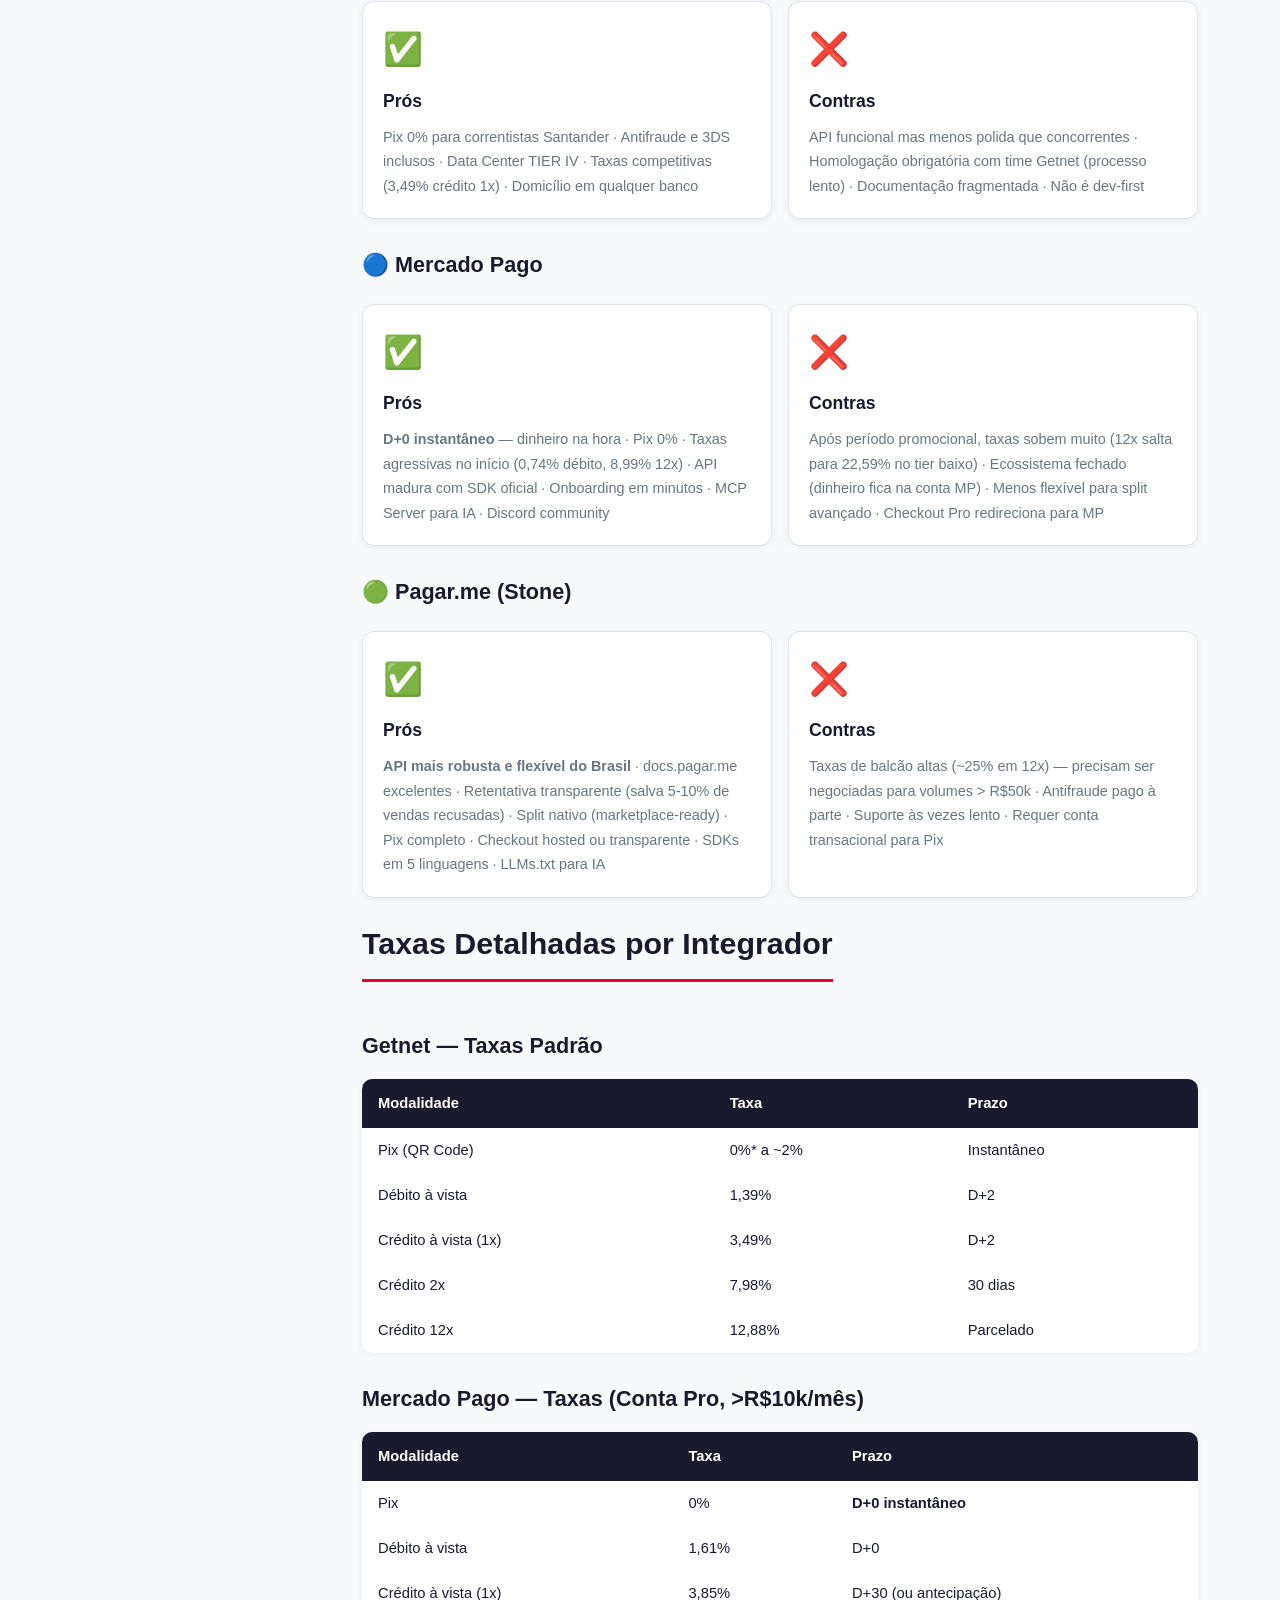
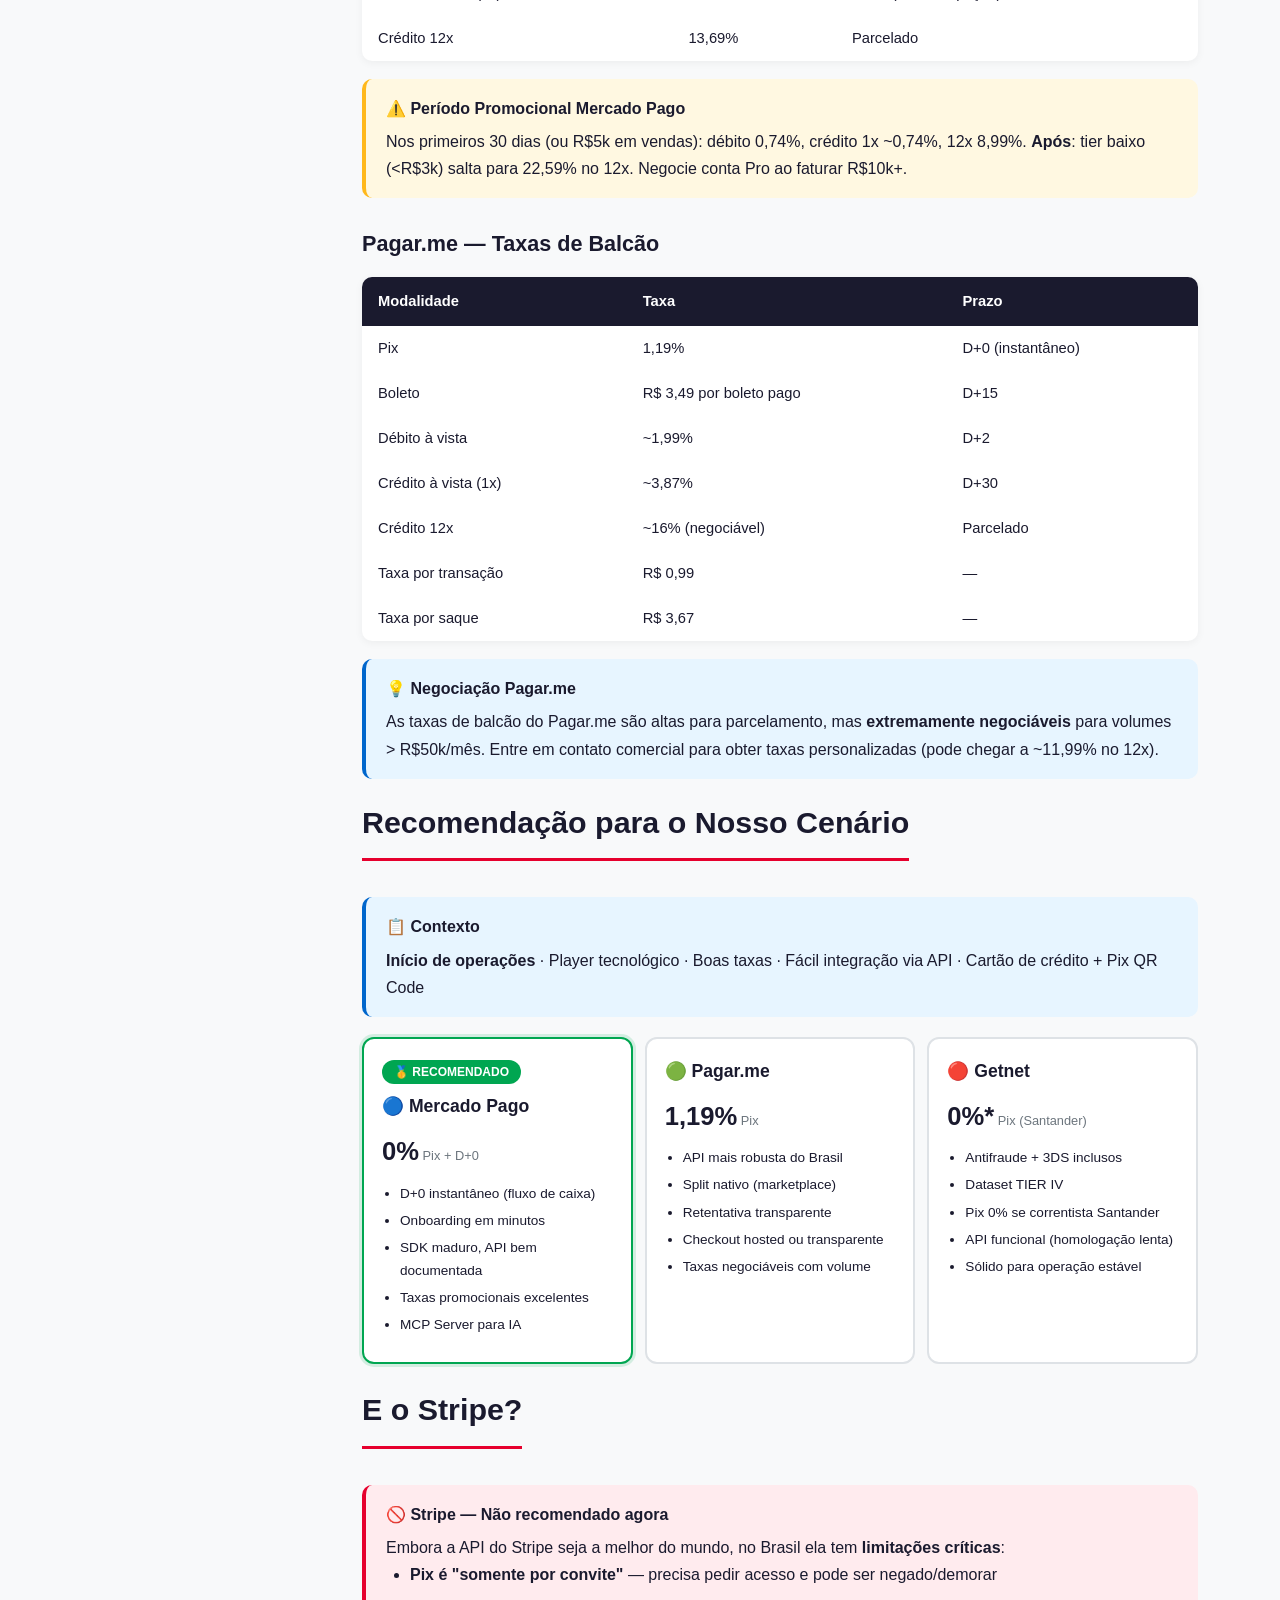
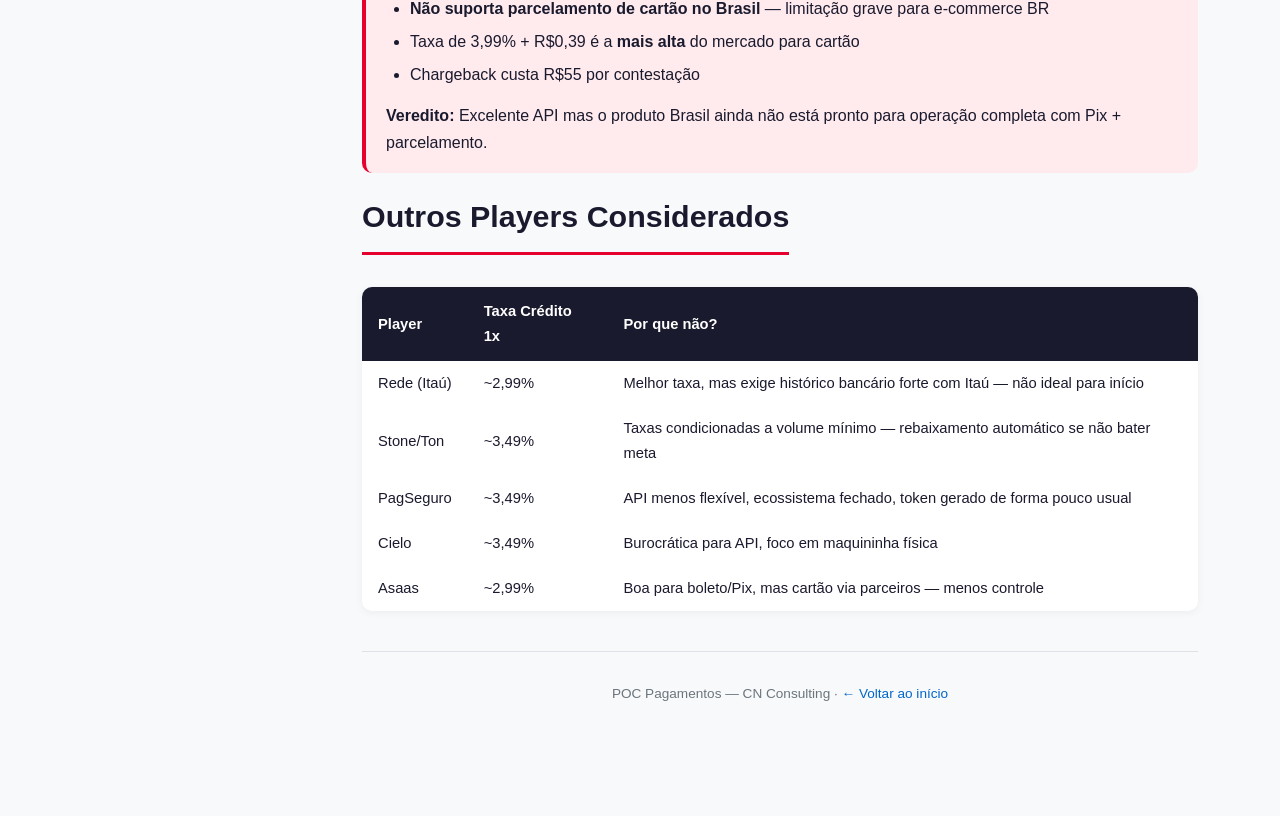
<file: comparativo.html>
<!DOCTYPE html>
<html lang="pt-BR">
<head>
<meta charset="UTF-8">
<meta name="viewport" content="width=device-width, initial-scale=1.0">
<title>Comparativo — POC Pagamentos</title>
<link rel="stylesheet" href="styles.css">
</head>
<body>
<div class="layout">
<button class="menu-toggle" onclick="document.querySelector('.sidebar').classList.toggle('open');document.querySelector('.sidebar-overlay').classList.toggle('show')">&#9776;</button>
<div class="sidebar-overlay" onclick="document.querySelector('.sidebar').classList.remove('open');this.classList.remove('show')"></div>
<aside class="sidebar">
    <div class="sidebar-brand">
        <h1>💳 POC Pagamentos</h1>
        <div class="sub">Guia de Integração Multi-Gateway</div>
    </div>
    <nav>
        <div class="nav-section">
            <div class="nav-label">Visão Geral</div>
            <a href="index.html" class="nav-link" data-page="index"><span class="icon">🏠</span> Início</a>
            <a href="comparativo.html" class="nav-link" data-page="comparativo"><span class="icon">⚖️</span> Comparativo</a>
        </div>
        <div class="nav-section">
            <div class="nav-label">Arquitetura</div>
            <a href="stack.html" class="nav-link" data-page="stack"><span class="icon">🏗️</span> Stack & Infra</a>
            <a href="banco.html" class="nav-link" data-page="banco"><span class="icon">🗄️</span> Banco de Dados</a>
        </div>
        <div class="nav-section">
            <div class="nav-label">Integradores</div>
            <a href="getnet.html" class="nav-link" data-page="getnet"><span class="icon">🔴</span> Getnet</a>
            <a href="mercado-pago.html" class="nav-link" data-page="mercado-pago"><span class="icon">🔵</span> Mercado Pago</a>
            <a href="pagarme.html" class="nav-link" data-page="pagarme"><span class="icon">🟢</span> Pagar.me</a>
        </div>
    </nav>
</aside>
<div class="main">
<div class="content page-comparativo">
<div class="hero">
    <h1>⚖️ Comparativo de Integradores</h1>
    <p class="sub">Análise lado a lado de taxas, features, prós e contras de cada gateway</p>
</div>

<h2>Tabela Resumo — Taxas e Características</h2>
<table>
    <thead><tr><th>Critério</th><th>🔴 Getnet</th><th>🔵 Mercado Pago</th><th>🟢 Pagar.me</th></tr></thead>
    <tbody>
        <tr><td><strong>Cartão 1x</strong></td><td>3,49%</td><td>3,85% (Pro)</td><td>~3,87% (negociável)</td></tr>
        <tr><td><strong>Cartão 12x</strong></td><td>12,88%</td><td>13,69% (Pro)</td><td>~16% (neg. volume)</td></tr>
        <tr><td><strong>Pix</strong></td><td>0%* (Santander) ou ~2%</td><td>0% (promocional)</td><td>1,19%</td></tr>
        <tr><td><strong>Débito</strong></td><td>1,39%</td><td>1,61% (Pro)</td><td>~1,99%</td></tr>
        <tr><td><strong>Mensalidade</strong></td><td>Grátis</td><td>Grátis</td><td>Grátis</td></tr>
        <tr><td><strong>Adesão</strong></td><td>Grátis</td><td>Grátis</td><td>Grátis</td></tr>
        <tr><td><strong>Recebimento</strong></td><td>D+2 (ou antecipação)</td><td><strong>D+0 (instantâneo)</strong></td><td>D+2 a D+30</td></tr>
        <tr><td><strong>API Quality</strong></td><td>✅ Boa</td><td>✅ Boa, bem documentada</td><td>✅ Excelente (PSP tech)</td></tr>
        <tr><td><strong>SDKs</strong></td><td>Postman/curl</td><td>JS, PHP, Python, .NET, Java</td><td>JS, PHP, Python, Ruby, Go</td></tr>
        <tr><td><strong>3D Secure</strong></td><td>✅ Incluso</td><td>✅ Incluso</td><td>⚠️ Pago à parte</td></tr>
        <tr><td><strong>Antifraude</strong></td><td>✅ Incluso</td><td>✅ Incluso</td><td>⚠️ Pago à parte</td></tr>
        <tr><td><strong>Tokenização</strong></td><td>✅ Cofre</td><td>✅ Sim</td><td>✅ Sim</td></tr>
        <tr><td><strong>Split</strong></td><td>✅ Sim</td><td>✅ Sim</td><td>✅ Sim (melhor do mercado)</td></tr>
        <tr><td><strong>Recorrência</strong></td><td>✅ Sim</td><td>✅ Sim</td><td>✅ Sim (via planos)</td></tr>
        <tr><td><strong>Pix API</strong></td><td>✅ Completo</td><td>✅ Completo</td><td>✅ Completo</td></tr>
        <tr><td><strong>Checkout Hosted</strong></td><td>✅ Sim (Checkout Getnet)</td><td>✅ Checkout Pro</td><td>✅ Checkout Pagar.me</td></tr>
        <tr><td><strong>Checkout Transparente</strong></td><td>✅ API direta</td><td>✅ API Orders</td><td>✅ API v5</td></tr>
        <tr><td><strong>Domicílio bancário</strong></td><td>Qualquer banco</td><td>Conta Mercado Pago</td><td>Qualquer banco</td></tr>
        <tr><td><strong>Onboarding</strong></td><td>Médio (homologação)</td><td><strong>Rápido (minutos)</strong></td><td>Médio</td></tr>
        <tr><td><strong>Grupo</strong></td><td>Santander</td><td>Mercado Livre</td><td>Stone</td></tr>
    </tbody>
</table>

<h2>Análise por Player</h2>

<h3>🔴 Getnet (Santander)</h3>
<div class="card-grid">
    <div class="card"><div class="card-icon">✅</div><h4>Prós</h4><p>Pix 0% para correntistas Santander · Antifraude e 3DS inclusos · Data Center TIER IV · Taxas competitivas (3,49% crédito 1x) · Domicílio em qualquer banco</p></div>
    <div class="card"><div class="card-icon">❌</div><h4>Contras</h4><p>API funcional mas menos polida que concorrentes · Homologação obrigatória com time Getnet (processo lento) · Documentação fragmentada · Não é dev-first</p></div>
</div>

<h3>🔵 Mercado Pago</h3>
<div class="card-grid">
    <div class="card"><div class="card-icon">✅</div><h4>Prós</h4><p><strong>D+0 instantâneo</strong> — dinheiro na hora · Pix 0% · Taxas agressivas no início (0,74% débito, 8,99% 12x) · API madura com SDK oficial · Onboarding em minutos · MCP Server para IA · Discord community</p></div>
    <div class="card"><div class="card-icon">❌</div><h4>Contras</h4><p>Após período promocional, taxas sobem muito (12x salta para 22,59% no tier baixo) · Ecossistema fechado (dinheiro fica na conta MP) · Menos flexível para split avançado · Checkout Pro redireciona para MP</p></div>
</div>

<h3>🟢 Pagar.me (Stone)</h3>
<div class="card-grid">
    <div class="card"><div class="card-icon">✅</div><h4>Prós</h4><p><strong>API mais robusta e flexível do Brasil</strong> · docs.pagar.me excelentes · Retentativa transparente (salva 5-10% de vendas recusadas) · Split nativo (marketplace-ready) · Pix completo · Checkout hosted ou transparente · SDKs em 5 linguagens · LLMs.txt para IA</p></div>
    <div class="card"><div class="card-icon">❌</div><h4>Contras</h4><p>Taxas de balcão altas (~25% em 12x) — precisam ser negociadas para volumes > R$50k · Antifraude pago à parte · Suporte às vezes lento · Requer conta transacional para Pix</p></div>
</div>

<h2>Taxas Detalhadas por Integrador</h2>

<h3>Getnet — Taxas Padrão</h3>
<table>
    <thead><tr><th>Modalidade</th><th>Taxa</th><th>Prazo</th></tr></thead>
    <tbody>
        <tr><td>Pix (QR Code)</td><td>0%* a ~2%</td><td>Instantâneo</td></tr>
        <tr><td>Débito à vista</td><td>1,39%</td><td>D+2</td></tr>
        <tr><td>Crédito à vista (1x)</td><td>3,49%</td><td>D+2</td></tr>
        <tr><td>Crédito 2x</td><td>7,98%</td><td>30 dias</td></tr>
        <tr><td>Crédito 12x</td><td>12,88%</td><td>Parcelado</td></tr>
    </tbody>
</table>

<h3>Mercado Pago — Taxas (Conta Pro, &gt;R$10k/mês)</h3>
<table>
    <thead><tr><th>Modalidade</th><th>Taxa</th><th>Prazo</th></tr></thead>
    <tbody>
        <tr><td>Pix</td><td>0%</td><td><strong>D+0 instantâneo</strong></td></tr>
        <tr><td>Débito à vista</td><td>1,61%</td><td>D+0</td></tr>
        <tr><td>Crédito à vista (1x)</td><td>3,85%</td><td>D+30 (ou antecipação)</td></tr>
        <tr><td>Crédito 12x</td><td>13,69%</td><td>Parcelado</td></tr>
    </tbody>
</table>
<div class="callout callout-warn">
    <span class="callout-title">⚠️ Período Promocional Mercado Pago</span>
    Nos primeiros 30 dias (ou R$5k em vendas): débito 0,74%, crédito 1x ~0,74%, 12x 8,99%. <strong>Após</strong>: tier baixo (&lt;R$3k) salta para 22,59% no 12x. Negocie conta Pro ao faturar R$10k+.
</div>

<h3>Pagar.me — Taxas de Balcão</h3>
<table>
    <thead><tr><th>Modalidade</th><th>Taxa</th><th>Prazo</th></tr></thead>
    <tbody>
        <tr><td>Pix</td><td>1,19%</td><td>D+0 (instantâneo)</td></tr>
        <tr><td>Boleto</td><td>R$ 3,49 por boleto pago</td><td>D+15</td></tr>
        <tr><td>Débito à vista</td><td>~1,99%</td><td>D+2</td></tr>
        <tr><td>Crédito à vista (1x)</td><td>~3,87%</td><td>D+30</td></tr>
        <tr><td>Crédito 12x</td><td>~16% (negociável)</td><td>Parcelado</td></tr>
        <tr><td>Taxa por transação</td><td>R$ 0,99</td><td>—</td></tr>
        <tr><td>Taxa por saque</td><td>R$ 3,67</td><td>—</td></tr>
    </tbody>
</table>
<div class="callout callout-info">
    <span class="callout-title">💡 Negociação Pagar.me</span>
    As taxas de balcão do Pagar.me são altas para parcelamento, mas <strong>extremamente negociáveis</strong> para volumes > R$50k/mês. Entre em contato comercial para obter taxas personalizadas (pode chegar a ~11,99% no 12x).
</div>

<h2>Recomendação para o Nosso Cenário</h2>
<div class="callout callout-info">
    <span class="callout-title">📋 Contexto</span>
    <strong>Início de operações</strong> · Player tecnológico · Boas taxas · Fácil integração via API · Cartão de crédito + Pix QR Code
</div>

<div class="compare-grid">
    <div class="compare-card recommended">
        <span class="badge-top">🥇 RECOMENDADO</span>
        <h4>🔵 Mercado Pago</h4>
        <div class="rate">0%<small> Pix + D+0</small></div>
        <ul>
            <li>D+0 instantâneo (fluxo de caixa)</li>
            <li>Onboarding em minutos</li>
            <li>SDK maduro, API bem documentada</li>
            <li>Taxas promocionais excelentes</li>
            <li>MCP Server para IA</li>
        </ul>
    </div>
    <div class="compare-card">
        <h4>🟢 Pagar.me</h4>
        <div class="rate">1,19%<small> Pix</small></div>
        <ul>
            <li>API mais robusta do Brasil</li>
            <li>Split nativo (marketplace)</li>
            <li>Retentativa transparente</li>
            <li>Checkout hosted ou transparente</li>
            <li>Taxas negociáveis com volume</li>
        </ul>
    </div>
    <div class="compare-card">
        <h4>🔴 Getnet</h4>
        <div class="rate">0%*<small> Pix (Santander)</small></div>
        <ul>
            <li>Antifraude + 3DS inclusos</li>
            <li>Dataset TIER IV</li>
            <li>Pix 0% se correntista Santander</li>
            <li>API funcional (homologação lenta)</li>
            <li>Sólido para operação estável</li>
        </ul>
    </div>
</div>

<h2>E o Stripe?</h2>
<div class="callout callout-danger">
    <span class="callout-title">🚫 Stripe — Não recomendado agora</span>
    Embora a API do Stripe seja a melhor do mundo, no Brasil ela tem <strong>limitações críticas</strong>:
    <ul>
        <li><strong>Pix é "somente por convite"</strong> — precisa pedir acesso e pode ser negado/demorar</li>
        <li><strong>Não suporta parcelamento de cartão no Brasil</strong> — limitação grave para e-commerce BR</li>
        <li>Taxa de 3,99% + R$0,39 é a <strong>mais alta</strong> do mercado para cartão</li>
        <li>Chargeback custa R$55 por contestação</li>
    </ul>
    <strong>Veredito:</strong> Excelente API mas o produto Brasil ainda não está pronto para operação completa com Pix + parcelamento.
</div>

<h2>Outros Players Considerados</h2>
<table>
    <thead><tr><th>Player</th><th>Taxa Crédito 1x</th><th>Por que não?</th></tr></thead>
    <tbody>
        <tr><td>Rede (Itaú)</td><td>~2,99%</td><td>Melhor taxa, mas exige histórico bancário forte com Itaú — não ideal para início</td></tr>
        <tr><td>Stone/Ton</td><td>~3,49%</td><td>Taxas condicionadas a volume mínimo — rebaixamento automático se não bater meta</td></tr>
        <tr><td>PagSeguro</td><td>~3,49%</td><td>API menos flexível, ecossistema fechado, token gerado de forma pouco usual</td></tr>
        <tr><td>Cielo</td><td>~3,49%</td><td>Burocrática para API, foco em maquininha física</td></tr>
        <tr><td>Asaas</td><td>~2,99%</td><td>Boa para boleto/Pix, mas cartão via parceiros — menos controle</td></tr>
    </tbody>
</table>

<div class="footer">POC Pagamentos — CN Consulting · <a href="index.html">← Voltar ao início</a></div>
</div>
</div>
</div>
<script>
(function(){
  var path = window.location.pathname.split('/').pop() || 'index.html';
  document.querySelectorAll('.nav-link').forEach(function(link){
    var page = link.getAttribute('data-page');
    if(path === page + '.html' || (path === '' && page === 'index')){
      link.classList.add('active');
    }
  });
})();
</script>
</body>
</html>
</file>
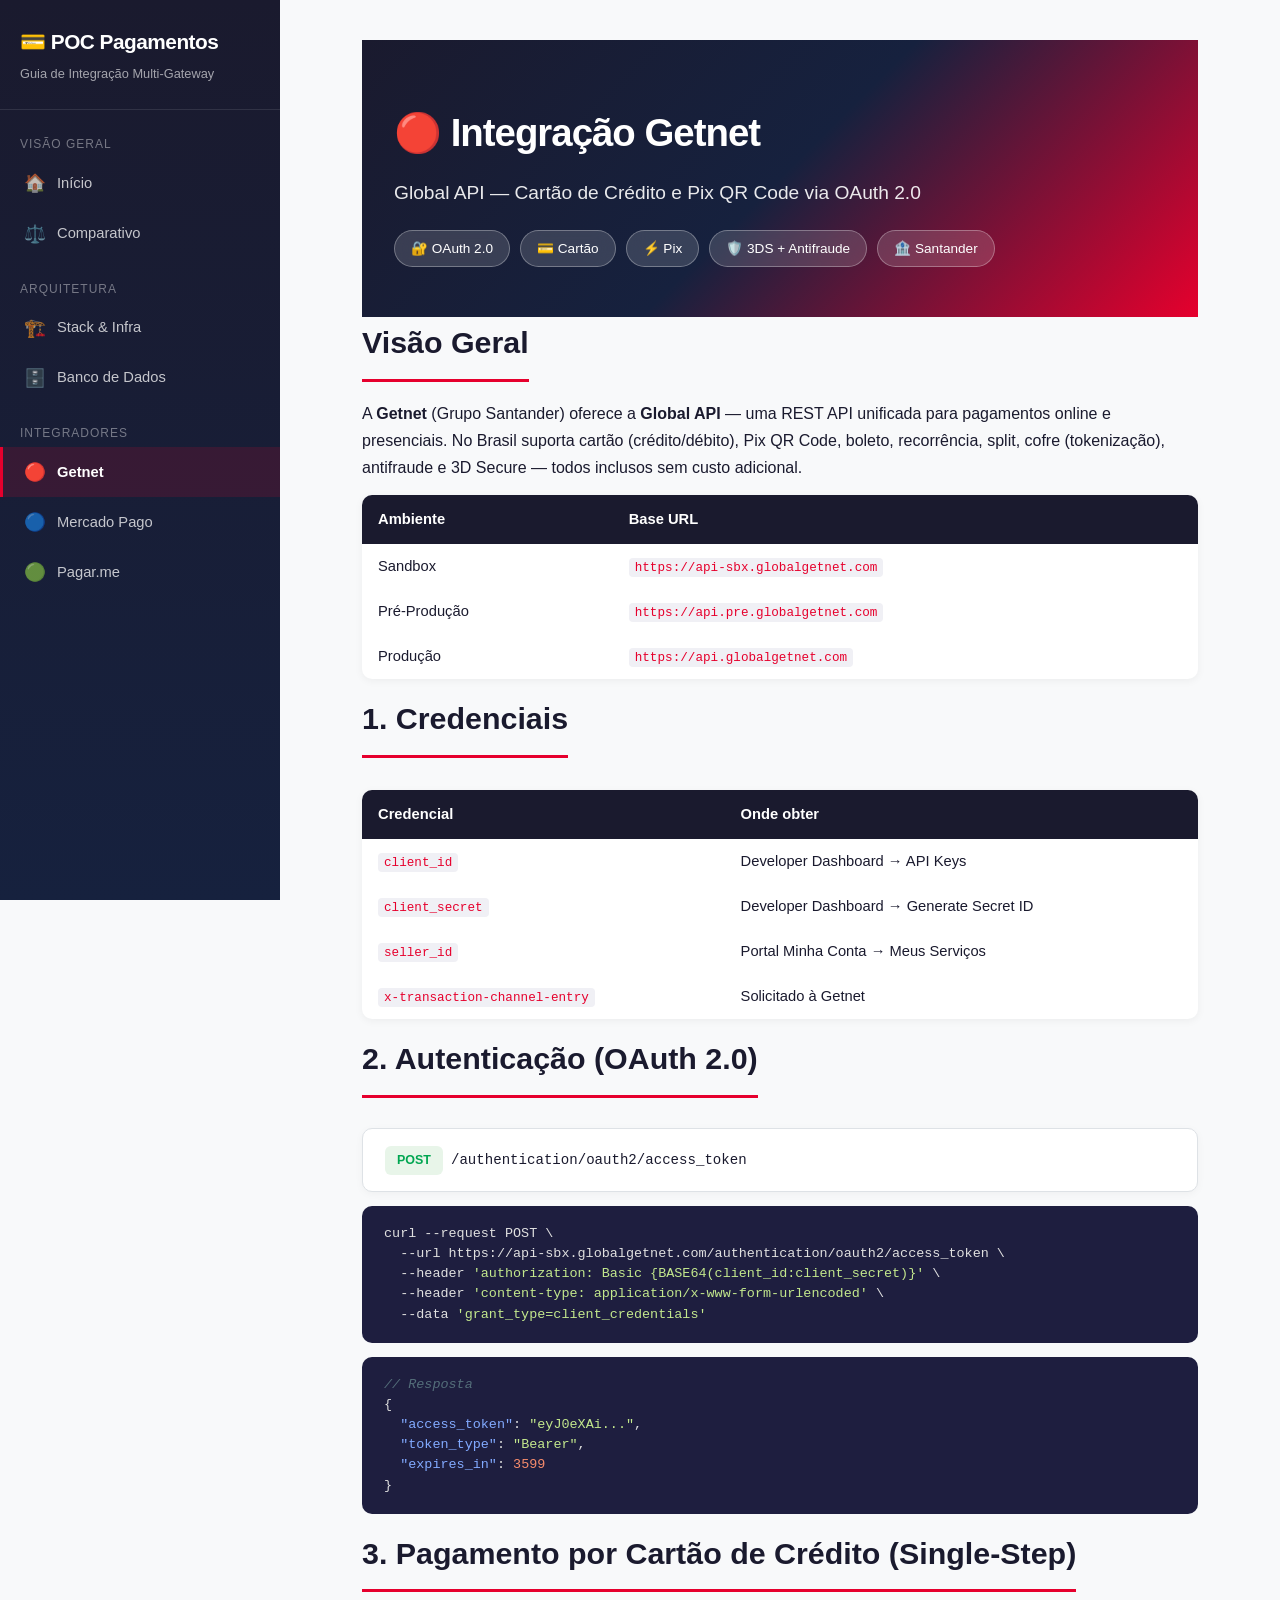
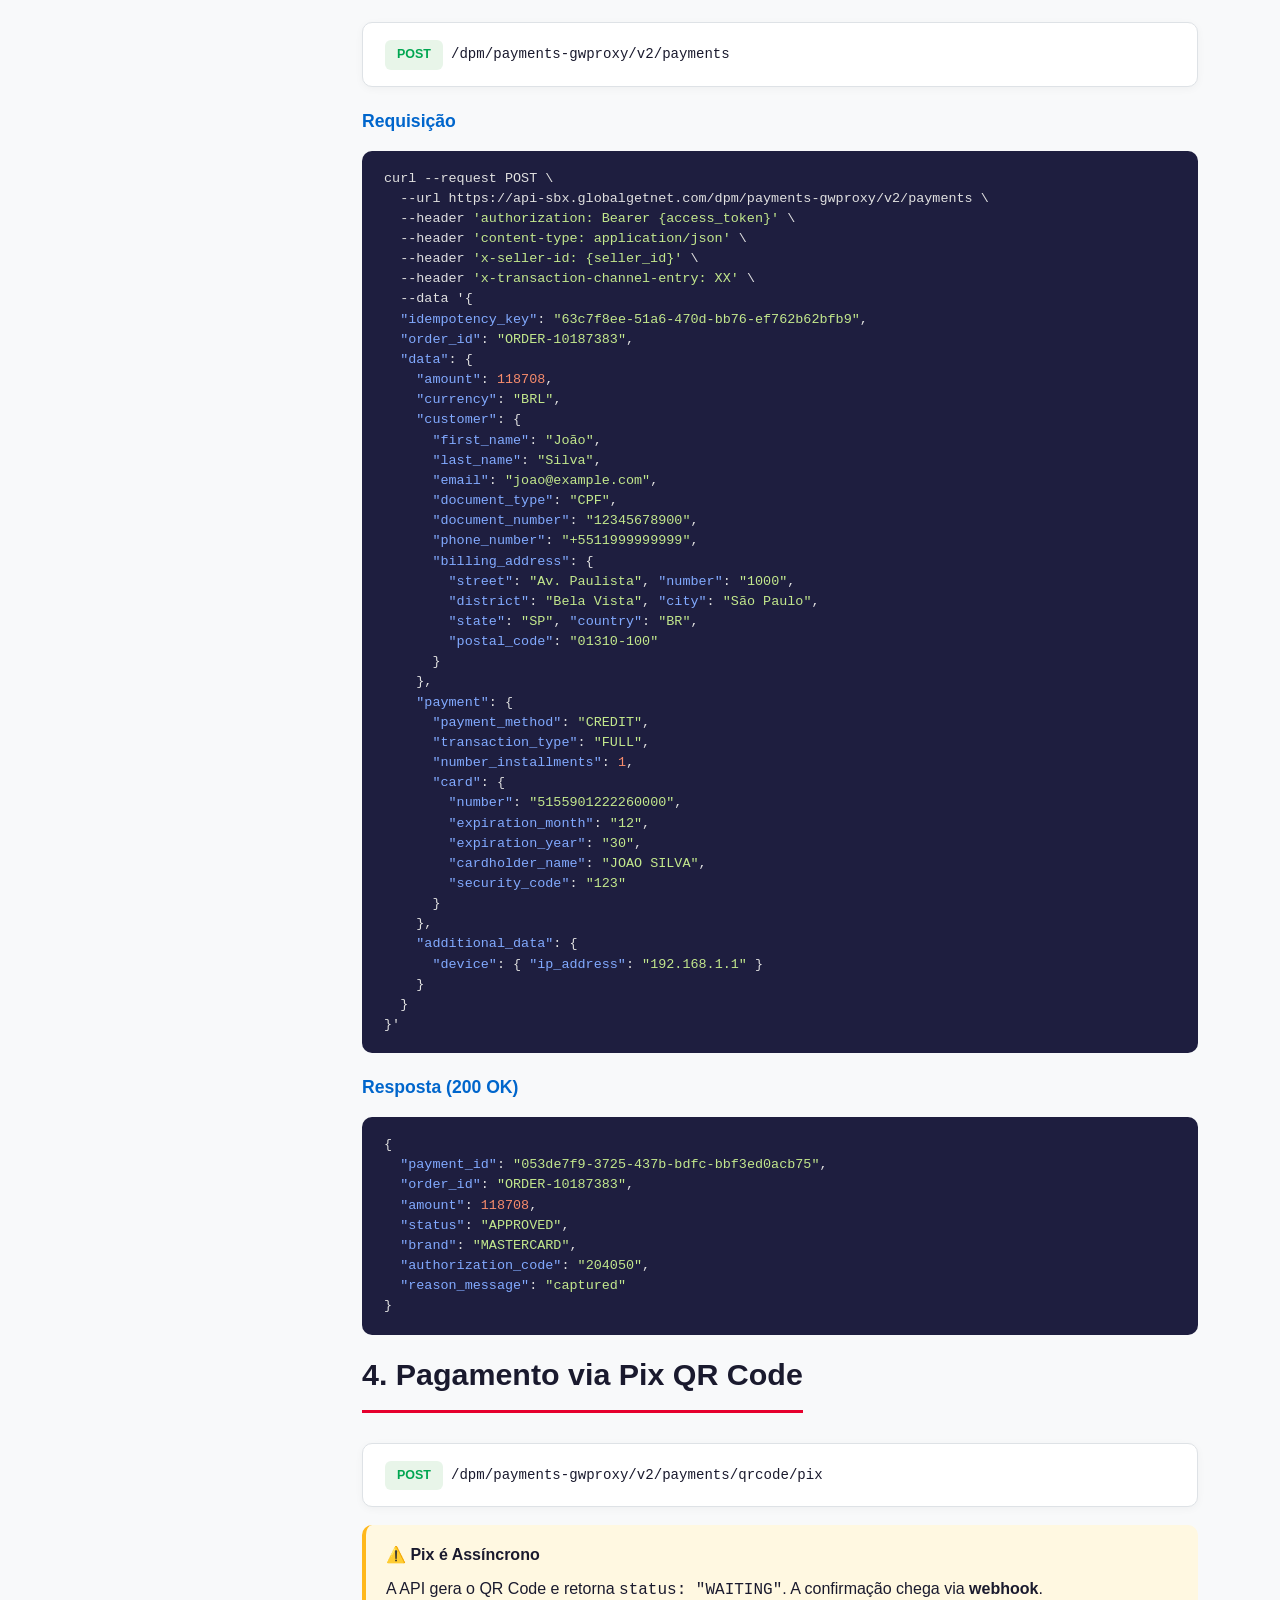
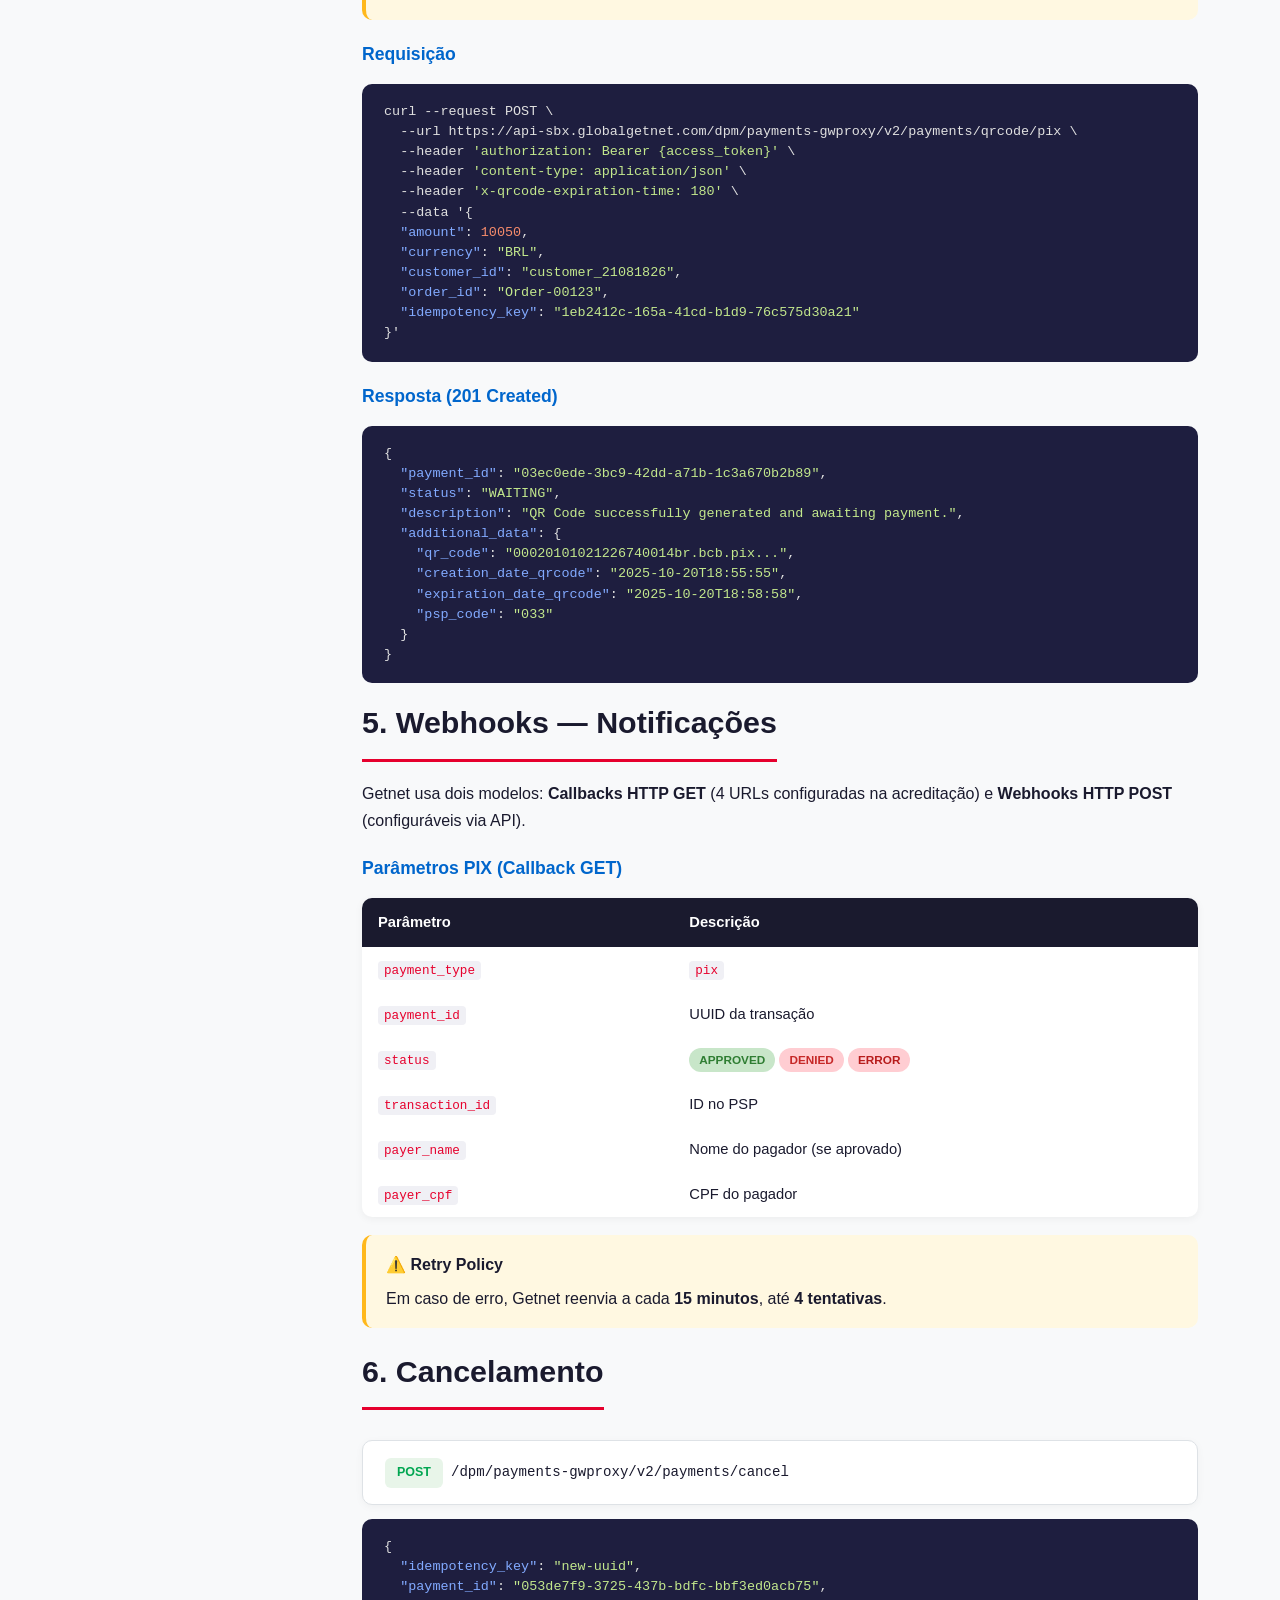
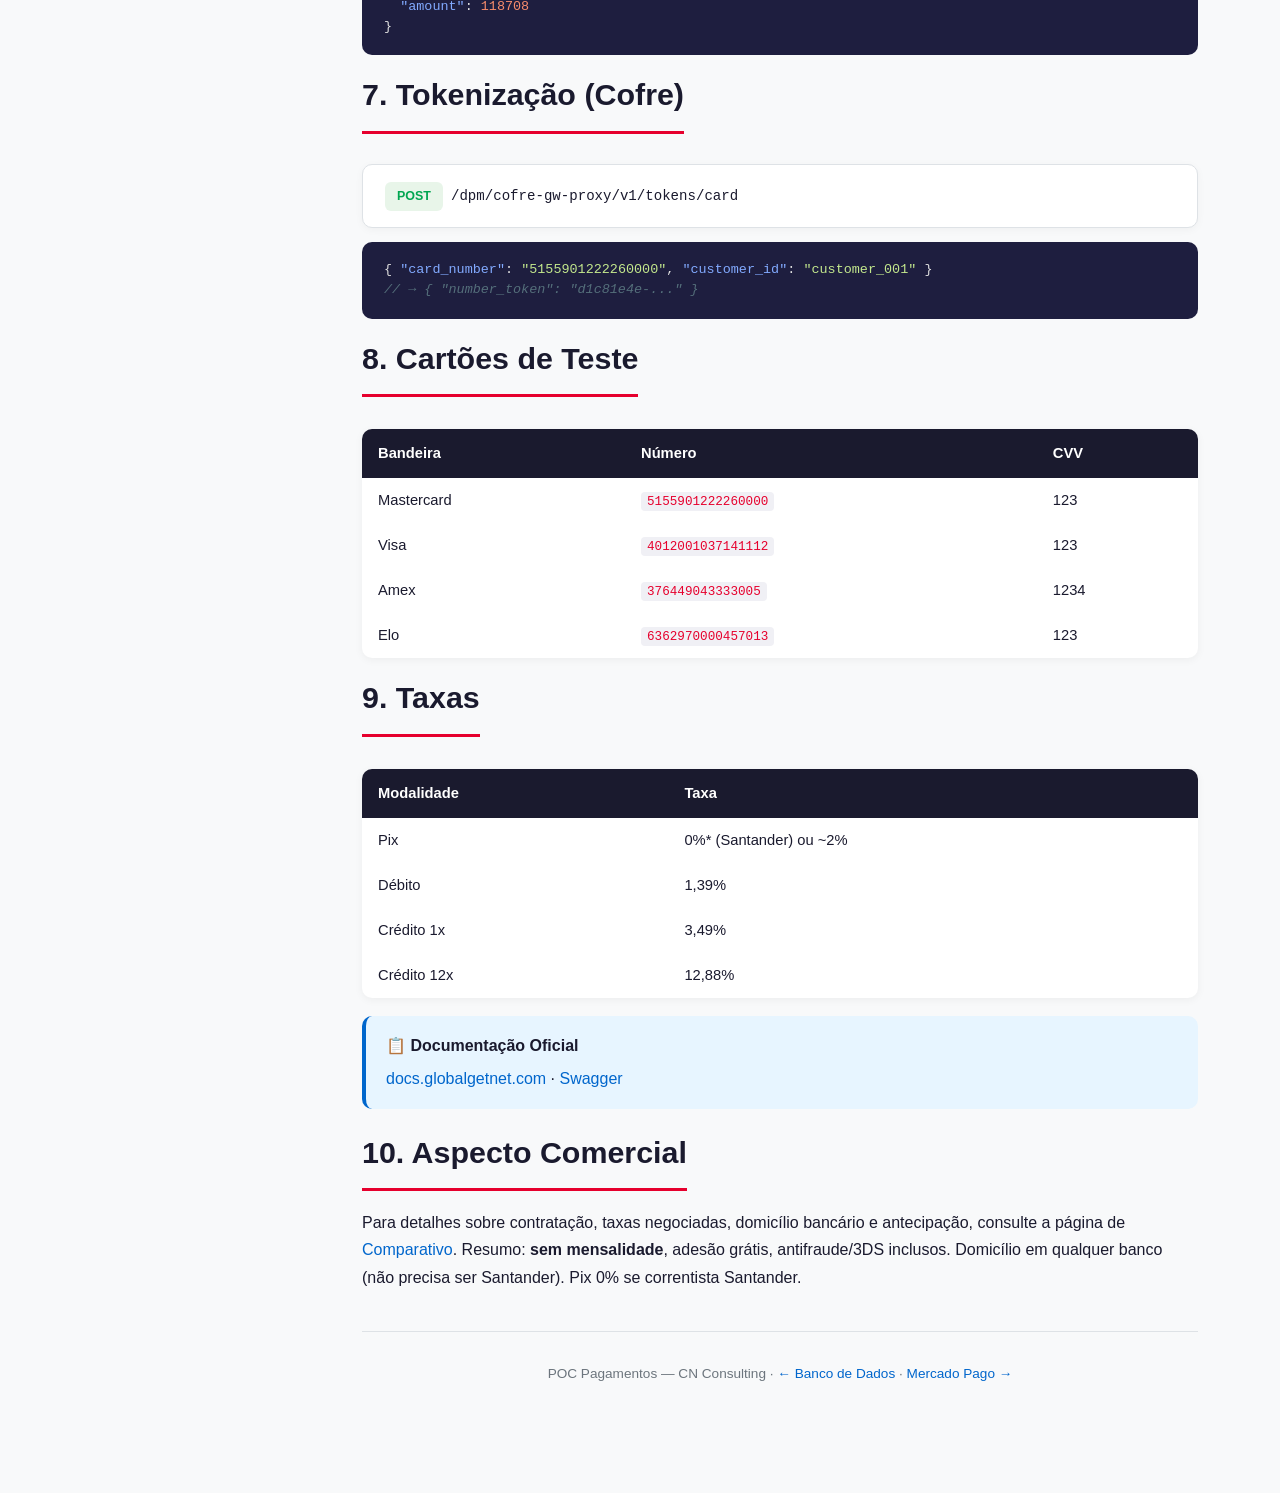
<file: getnet.html>
<!DOCTYPE html>
<html lang="pt-BR">
<head>
<meta charset="UTF-8">
<meta name="viewport" content="width=device-width, initial-scale=1.0">
<title>Getnet — POC Pagamentos</title>
<link rel="stylesheet" href="styles.css">
</head>
<body>
<div class="layout">
<button class="menu-toggle" onclick="document.querySelector('.sidebar').classList.toggle('open');document.querySelector('.sidebar-overlay').classList.toggle('show')">&#9776;</button>
<div class="sidebar-overlay" onclick="document.querySelector('.sidebar').classList.remove('open');this.classList.remove('show')"></div>
<aside class="sidebar">
    <div class="sidebar-brand">
        <h1>💳 POC Pagamentos</h1>
        <div class="sub">Guia de Integração Multi-Gateway</div>
    </div>
    <nav>
        <div class="nav-section">
            <div class="nav-label">Visão Geral</div>
            <a href="index.html" class="nav-link" data-page="index"><span class="icon">🏠</span> Início</a>
            <a href="comparativo.html" class="nav-link" data-page="comparativo"><span class="icon">⚖️</span> Comparativo</a>
        </div>
        <div class="nav-section">
            <div class="nav-label">Arquitetura</div>
            <a href="stack.html" class="nav-link" data-page="stack"><span class="icon">🏗️</span> Stack & Infra</a>
            <a href="banco.html" class="nav-link" data-page="banco"><span class="icon">🗄️</span> Banco de Dados</a>
        </div>
        <div class="nav-section">
            <div class="nav-label">Integradores</div>
            <a href="getnet.html" class="nav-link" data-page="getnet"><span class="icon">🔴</span> Getnet</a>
            <a href="mercado-pago.html" class="nav-link" data-page="mercado-pago"><span class="icon">🔵</span> Mercado Pago</a>
            <a href="pagarme.html" class="nav-link" data-page="pagarme"><span class="icon">🟢</span> Pagar.me</a>
        </div>
    </nav>
</aside>
<div class="main">
<div class="content page-getnet">
<div class="hero">
    <h1>🔴 Integração Getnet</h1>
    <p class="sub">Global API — Cartão de Crédito e Pix QR Code via OAuth 2.0</p>
    <div class="badges">
        <span class="badge">🔐 OAuth 2.0</span>
        <span class="badge">💳 Cartão</span>
        <span class="badge">⚡ Pix</span>
        <span class="badge">🛡️ 3DS + Antifraude</span>
        <span class="badge">🏦 Santander</span>
    </div>
</div>

<h2>Visão Geral</h2>
<p>A <strong>Getnet</strong> (Grupo Santander) oferece a <strong>Global API</strong> — uma REST API unificada para pagamentos online e presenciais. No Brasil suporta cartão (crédito/débito), Pix QR Code, boleto, recorrência, split, cofre (tokenização), antifraude e 3D Secure — todos inclusos sem custo adicional.</p>

<table>
    <thead><tr><th>Ambiente</th><th>Base URL</th></tr></thead>
    <tbody>
        <tr><td>Sandbox</td><td><code>https://api-sbx.globalgetnet.com</code></td></tr>
        <tr><td>Pré-Produção</td><td><code>https://api.pre.globalgetnet.com</code></td></tr>
        <tr><td>Produção</td><td><code>https://api.globalgetnet.com</code></td></tr>
    </tbody>
</table>

<h2>1. Credenciais</h2>
<table>
    <thead><tr><th>Credencial</th><th>Onde obter</th></tr></thead>
    <tbody>
        <tr><td><code>client_id</code></td><td>Developer Dashboard → API Keys</td></tr>
        <tr><td><code>client_secret</code></td><td>Developer Dashboard → Generate Secret ID</td></tr>
        <tr><td><code>seller_id</code></td><td>Portal Minha Conta → Meus Serviços</td></tr>
        <tr><td><code>x-transaction-channel-entry</code></td><td>Solicitado à Getnet</td></tr>
    </tbody>
</table>

<h2>2. Autenticação (OAuth 2.0)</h2>
<div class="endpoint"><span class="method m-post">POST</span><span class="url">/authentication/oauth2/access_token</span></div>
<pre><code>curl --request POST \
  --url https://api-sbx.globalgetnet.com/authentication/oauth2/access_token \
  --header <span class="tok-str">'authorization: Basic {BASE64(client_id:client_secret)}'</span> \
  --header <span class="tok-str">'content-type: application/x-www-form-urlencoded'</span> \
  --data <span class="tok-str">'grant_type=client_credentials'</span></code></pre>
<pre><code><span class="tok-comment">// Resposta</span>
{
  <span class="tok-key">"access_token"</span>: <span class="tok-str">"eyJ0eXAi..."</span>,
  <span class="tok-key">"token_type"</span>: <span class="tok-str">"Bearer"</span>,
  <span class="tok-key">"expires_in"</span>: <span class="tok-num">3599</span>
}</code></pre>

<h2>3. Pagamento por Cartão de Crédito (Single-Step)</h2>
<div class="endpoint"><span class="method m-post">POST</span><span class="url">/dpm/payments-gwproxy/v2/payments</span></div>

<h4>Requisição</h4>
<pre><code>curl --request POST \
  --url https://api-sbx.globalgetnet.com/dpm/payments-gwproxy/v2/payments \
  --header <span class="tok-str">'authorization: Bearer {access_token}'</span> \
  --header <span class="tok-str">'content-type: application/json'</span> \
  --header <span class="tok-str">'x-seller-id: {seller_id}'</span> \
  --header <span class="tok-str">'x-transaction-channel-entry: XX'</span> \
  --data '{
  <span class="tok-key">"idempotency_key"</span>: <span class="tok-str">"63c7f8ee-51a6-470d-bb76-ef762b62bfb9"</span>,
  <span class="tok-key">"order_id"</span>: <span class="tok-str">"ORDER-10187383"</span>,
  <span class="tok-key">"data"</span>: {
    <span class="tok-key">"amount"</span>: <span class="tok-num">118708</span>,
    <span class="tok-key">"currency"</span>: <span class="tok-str">"BRL"</span>,
    <span class="tok-key">"customer"</span>: {
      <span class="tok-key">"first_name"</span>: <span class="tok-str">"João"</span>,
      <span class="tok-key">"last_name"</span>: <span class="tok-str">"Silva"</span>,
      <span class="tok-key">"email"</span>: <span class="tok-str">"joao@example.com"</span>,
      <span class="tok-key">"document_type"</span>: <span class="tok-str">"CPF"</span>,
      <span class="tok-key">"document_number"</span>: <span class="tok-str">"12345678900"</span>,
      <span class="tok-key">"phone_number"</span>: <span class="tok-str">"+5511999999999"</span>,
      <span class="tok-key">"billing_address"</span>: {
        <span class="tok-key">"street"</span>: <span class="tok-str">"Av. Paulista"</span>, <span class="tok-key">"number"</span>: <span class="tok-str">"1000"</span>,
        <span class="tok-key">"district"</span>: <span class="tok-str">"Bela Vista"</span>, <span class="tok-key">"city"</span>: <span class="tok-str">"São Paulo"</span>,
        <span class="tok-key">"state"</span>: <span class="tok-str">"SP"</span>, <span class="tok-key">"country"</span>: <span class="tok-str">"BR"</span>,
        <span class="tok-key">"postal_code"</span>: <span class="tok-str">"01310-100"</span>
      }
    },
    <span class="tok-key">"payment"</span>: {
      <span class="tok-key">"payment_method"</span>: <span class="tok-str">"CREDIT"</span>,
      <span class="tok-key">"transaction_type"</span>: <span class="tok-str">"FULL"</span>,
      <span class="tok-key">"number_installments"</span>: <span class="tok-num">1</span>,
      <span class="tok-key">"card"</span>: {
        <span class="tok-key">"number"</span>: <span class="tok-str">"5155901222260000"</span>,
        <span class="tok-key">"expiration_month"</span>: <span class="tok-str">"12"</span>,
        <span class="tok-key">"expiration_year"</span>: <span class="tok-str">"30"</span>,
        <span class="tok-key">"cardholder_name"</span>: <span class="tok-str">"JOAO SILVA"</span>,
        <span class="tok-key">"security_code"</span>: <span class="tok-str">"123"</span>
      }
    },
    <span class="tok-key">"additional_data"</span>: {
      <span class="tok-key">"device"</span>: { <span class="tok-key">"ip_address"</span>: <span class="tok-str">"192.168.1.1"</span> }
    }
  }
}'</code></pre>

<h4>Resposta (200 OK)</h4>
<pre><code>{
  <span class="tok-key">"payment_id"</span>: <span class="tok-str">"053de7f9-3725-437b-bdfc-bbf3ed0acb75"</span>,
  <span class="tok-key">"order_id"</span>: <span class="tok-str">"ORDER-10187383"</span>,
  <span class="tok-key">"amount"</span>: <span class="tok-num">118708</span>,
  <span class="tok-key">"status"</span>: <span class="tok-str">"APPROVED"</span>,
  <span class="tok-key">"brand"</span>: <span class="tok-str">"MASTERCARD"</span>,
  <span class="tok-key">"authorization_code"</span>: <span class="tok-str">"204050"</span>,
  <span class="tok-key">"reason_message"</span>: <span class="tok-str">"captured"</span>
}</code></pre>

<h2>4. Pagamento via Pix QR Code</h2>
<div class="endpoint"><span class="method m-post">POST</span><span class="url">/dpm/payments-gwproxy/v2/payments/qrcode/pix</span></div>

<div class="callout callout-warn">
    <span class="callout-title">⚠️ Pix é Assíncrono</span>
    A API gera o QR Code e retorna <code>status: "WAITING"</code>. A confirmação chega via <strong>webhook</strong>.
</div>

<h4>Requisição</h4>
<pre><code>curl --request POST \
  --url https://api-sbx.globalgetnet.com/dpm/payments-gwproxy/v2/payments/qrcode/pix \
  --header <span class="tok-str">'authorization: Bearer {access_token}'</span> \
  --header <span class="tok-str">'content-type: application/json'</span> \
  --header <span class="tok-str">'x-qrcode-expiration-time: 180'</span> \
  --data '{
  <span class="tok-key">"amount"</span>: <span class="tok-num">10050</span>,
  <span class="tok-key">"currency"</span>: <span class="tok-str">"BRL"</span>,
  <span class="tok-key">"customer_id"</span>: <span class="tok-str">"customer_21081826"</span>,
  <span class="tok-key">"order_id"</span>: <span class="tok-str">"Order-00123"</span>,
  <span class="tok-key">"idempotency_key"</span>: <span class="tok-str">"1eb2412c-165a-41cd-b1d9-76c575d30a21"</span>
}'</code></pre>

<h4>Resposta (201 Created)</h4>
<pre><code>{
  <span class="tok-key">"payment_id"</span>: <span class="tok-str">"03ec0ede-3bc9-42dd-a71b-1c3a670b2b89"</span>,
  <span class="tok-key">"status"</span>: <span class="tok-str">"WAITING"</span>,
  <span class="tok-key">"description"</span>: <span class="tok-str">"QR Code successfully generated and awaiting payment."</span>,
  <span class="tok-key">"additional_data"</span>: {
    <span class="tok-key">"qr_code"</span>: <span class="tok-str">"00020101021226740014br.bcb.pix..."</span>,
    <span class="tok-key">"creation_date_qrcode"</span>: <span class="tok-str">"2025-10-20T18:55:55"</span>,
    <span class="tok-key">"expiration_date_qrcode"</span>: <span class="tok-str">"2025-10-20T18:58:58"</span>,
    <span class="tok-key">"psp_code"</span>: <span class="tok-str">"033"</span>
  }
}</code></pre>

<h2>5. Webhooks — Notificações</h2>
<p>Getnet usa dois modelos: <strong>Callbacks HTTP GET</strong> (4 URLs configuradas na acreditação) e <strong>Webhooks HTTP POST</strong> (configuráveis via API).</p>

<h4>Parâmetros PIX (Callback GET)</h4>
<table>
    <thead><tr><th>Parâmetro</th><th>Descrição</th></tr></thead>
    <tbody>
        <tr><td><code>payment_type</code></td><td><code>pix</code></td></tr>
        <tr><td><code>payment_id</code></td><td>UUID da transação</td></tr>
        <tr><td><code>status</code></td><td><span class="status status-approved">APPROVED</span> <span class="status status-denied">DENIED</span> <span class="status status-error">ERROR</span></td></tr>
        <tr><td><code>transaction_id</code></td><td>ID no PSP</td></tr>
        <tr><td><code>payer_name</code></td><td>Nome do pagador (se aprovado)</td></tr>
        <tr><td><code>payer_cpf</code></td><td>CPF do pagador</td></tr>
    </tbody>
</table>

<div class="callout callout-warn">
    <span class="callout-title">⚠️ Retry Policy</span>
    Em caso de erro, Getnet reenvia a cada <strong>15 minutos</strong>, até <strong>4 tentativas</strong>.
</div>

<h2>6. Cancelamento</h2>
<div class="endpoint"><span class="method m-post">POST</span><span class="url">/dpm/payments-gwproxy/v2/payments/cancel</span></div>
<pre><code>{
  <span class="tok-key">"idempotency_key"</span>: <span class="tok-str">"new-uuid"</span>,
  <span class="tok-key">"payment_id"</span>: <span class="tok-str">"053de7f9-3725-437b-bdfc-bbf3ed0acb75"</span>,
  <span class="tok-key">"amount"</span>: <span class="tok-num">118708</span>
}</code></pre>

<h2>7. Tokenização (Cofre)</h2>
<div class="endpoint"><span class="method m-post">POST</span><span class="url">/dpm/cofre-gw-proxy/v1/tokens/card</span></div>
<pre><code>{ <span class="tok-key">"card_number"</span>: <span class="tok-str">"5155901222260000"</span>, <span class="tok-key">"customer_id"</span>: <span class="tok-str">"customer_001"</span> }
<span class="tok-comment">// → { "number_token": "d1c81e4e-..." }</span></code></pre>

<h2>8. Cartões de Teste</h2>
<table>
    <thead><tr><th>Bandeira</th><th>Número</th><th>CVV</th></tr></thead>
    <tbody>
        <tr><td>Mastercard</td><td><code>5155901222260000</code></td><td>123</td></tr>
        <tr><td>Visa</td><td><code>4012001037141112</code></td><td>123</td></tr>
        <tr><td>Amex</td><td><code>376449043333005</code></td><td>1234</td></tr>
        <tr><td>Elo</td><td><code>6362970000457013</code></td><td>123</td></tr>
    </tbody>
</table>

<h2>9. Taxas</h2>
<table>
    <thead><tr><th>Modalidade</th><th>Taxa</th></tr></thead>
    <tbody>
        <tr><td>Pix</td><td>0%* (Santander) ou ~2%</td></tr>
        <tr><td>Débito</td><td>1,39%</td></tr>
        <tr><td>Crédito 1x</td><td>3,49%</td></tr>
        <tr><td>Crédito 12x</td><td>12,88%</td></tr>
    </tbody>
</table>

<div class="callout callout-info">
    <span class="callout-title">📋 Documentação Oficial</span>
    <a href="https://docs.globalgetnet.com/pt/products/online-payments/regional-api" target="_blank">docs.globalgetnet.com</a> · <a href="https://docs.globalgetnet.com/en/products/online-payments/regional-api/swagger" target="_blank">Swagger</a>
</div>

<h2>10. Aspecto Comercial</h2>
<p>Para detalhes sobre contratação, taxas negociadas, domicílio bancário e antecipação, consulte a página de <a href="comparativo.html">Comparativo</a>. Resumo: <strong>sem mensalidade</strong>, adesão grátis, antifraude/3DS inclusos. Domicílio em qualquer banco (não precisa ser Santander). Pix 0% se correntista Santander.</p>

<div class="footer">POC Pagamentos — CN Consulting · <a href="banco.html">← Banco de Dados</a> · <a href="mercado-pago.html">Mercado Pago →</a></div>
</div>
</div>
</div>
<script>
(function(){
  var path = window.location.pathname.split('/').pop() || 'index.html';
  document.querySelectorAll('.nav-link').forEach(function(link){
    var page = link.getAttribute('data-page');
    if(path === page + '.html' || (path === '' && page === 'index')){
      link.classList.add('active');
    }
  });
})();
</script>
</body>
</html>
</file>
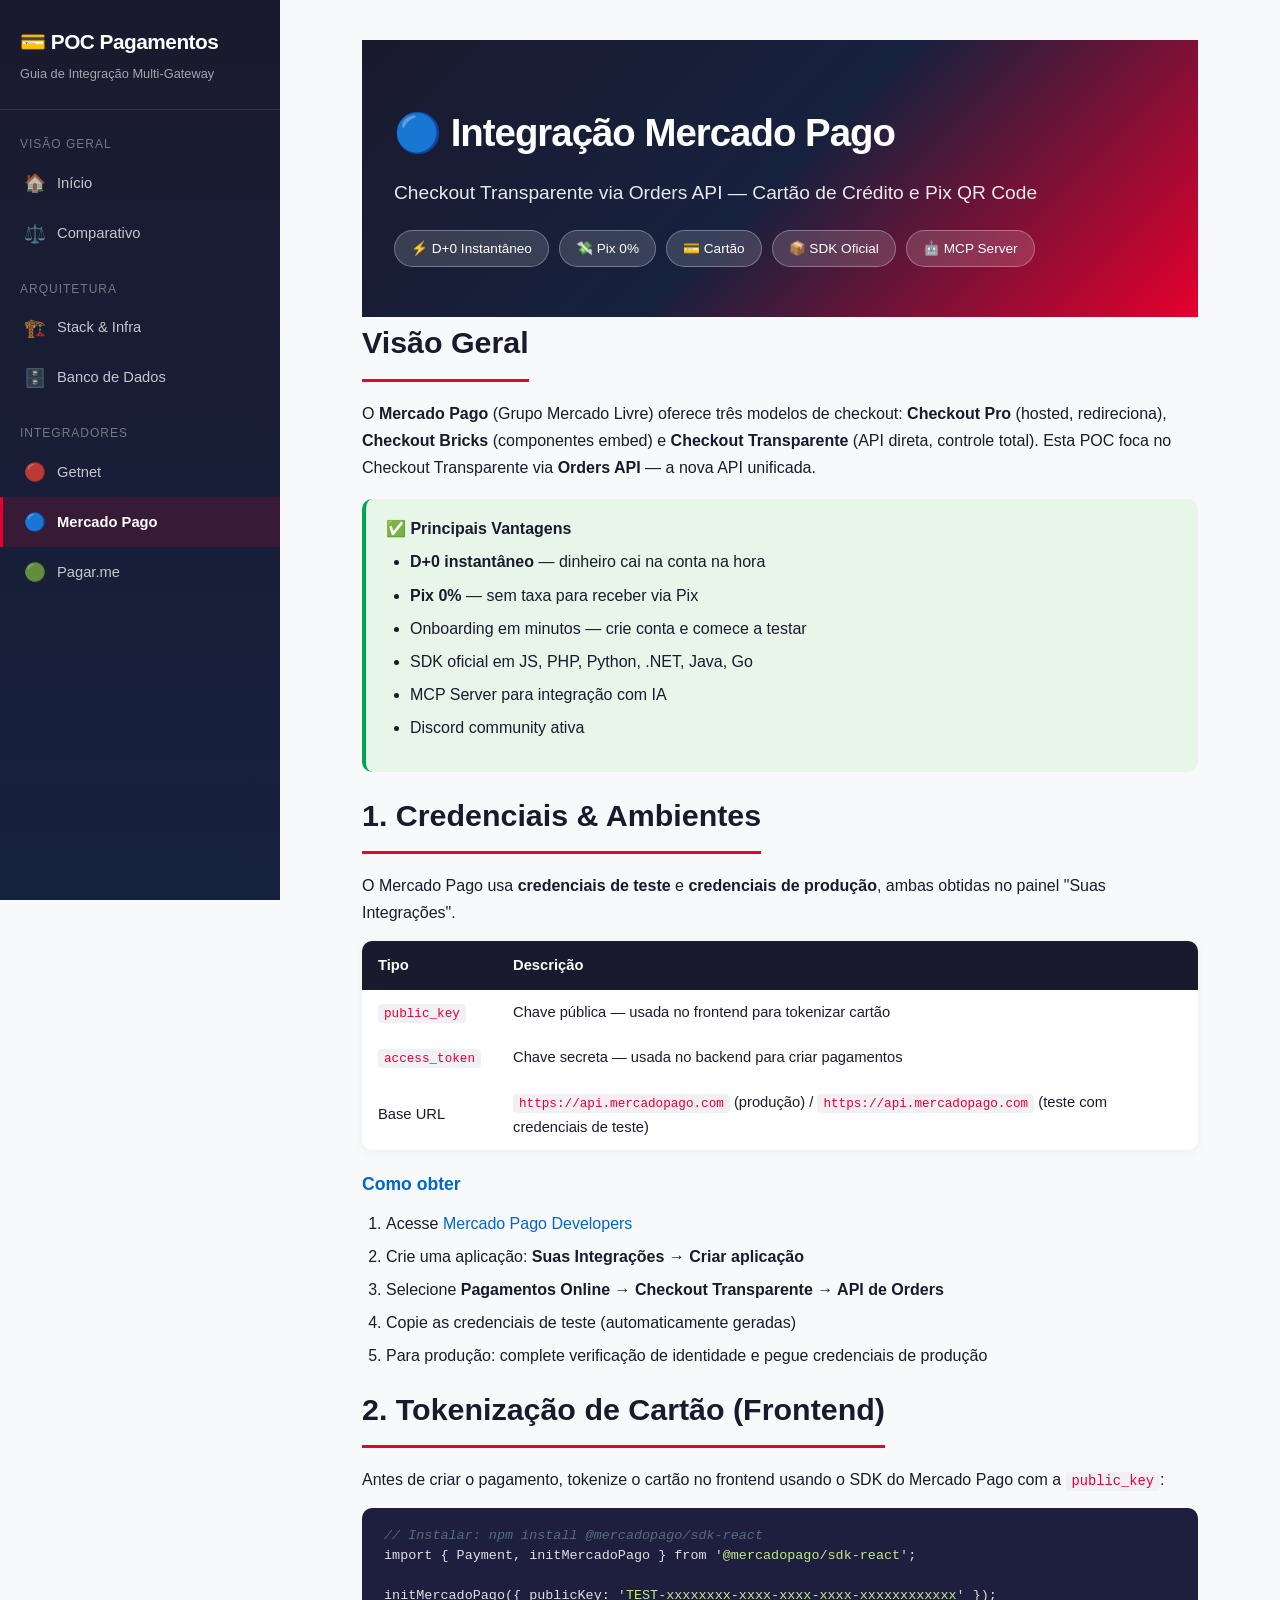
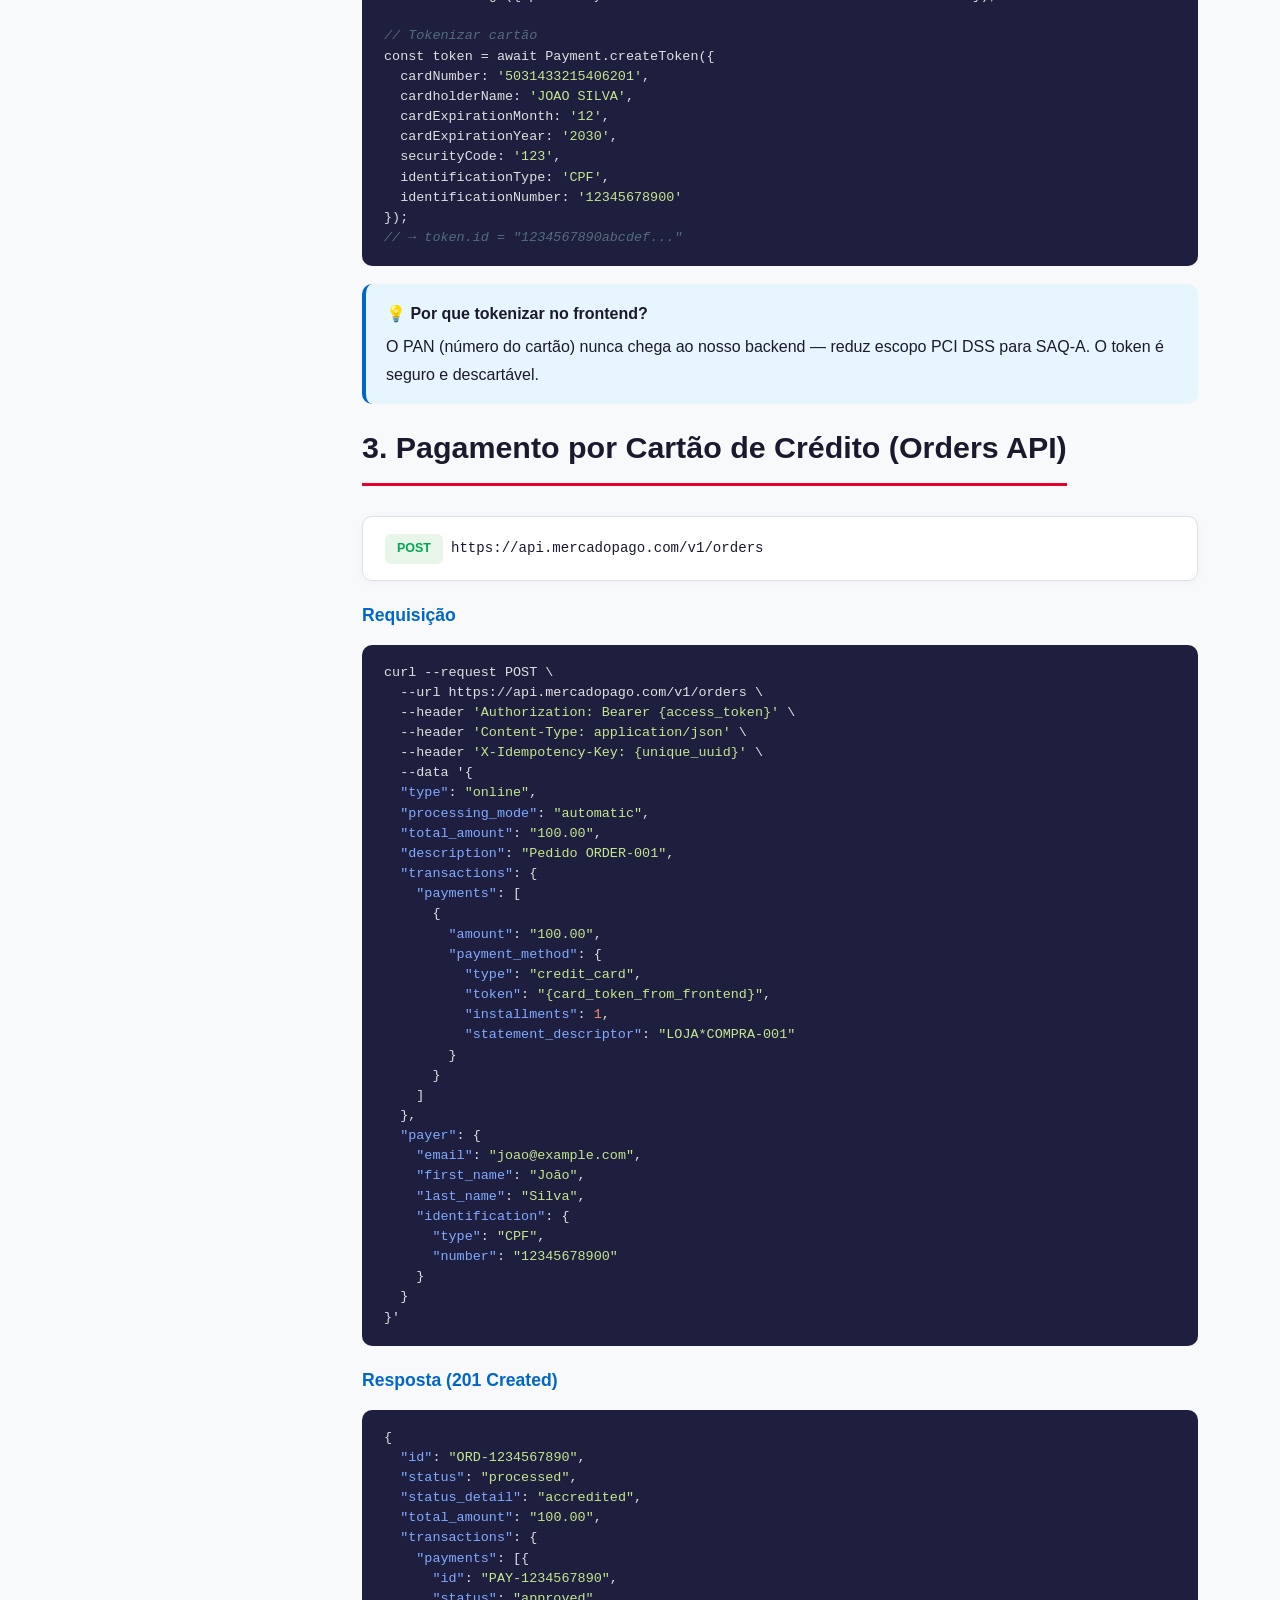
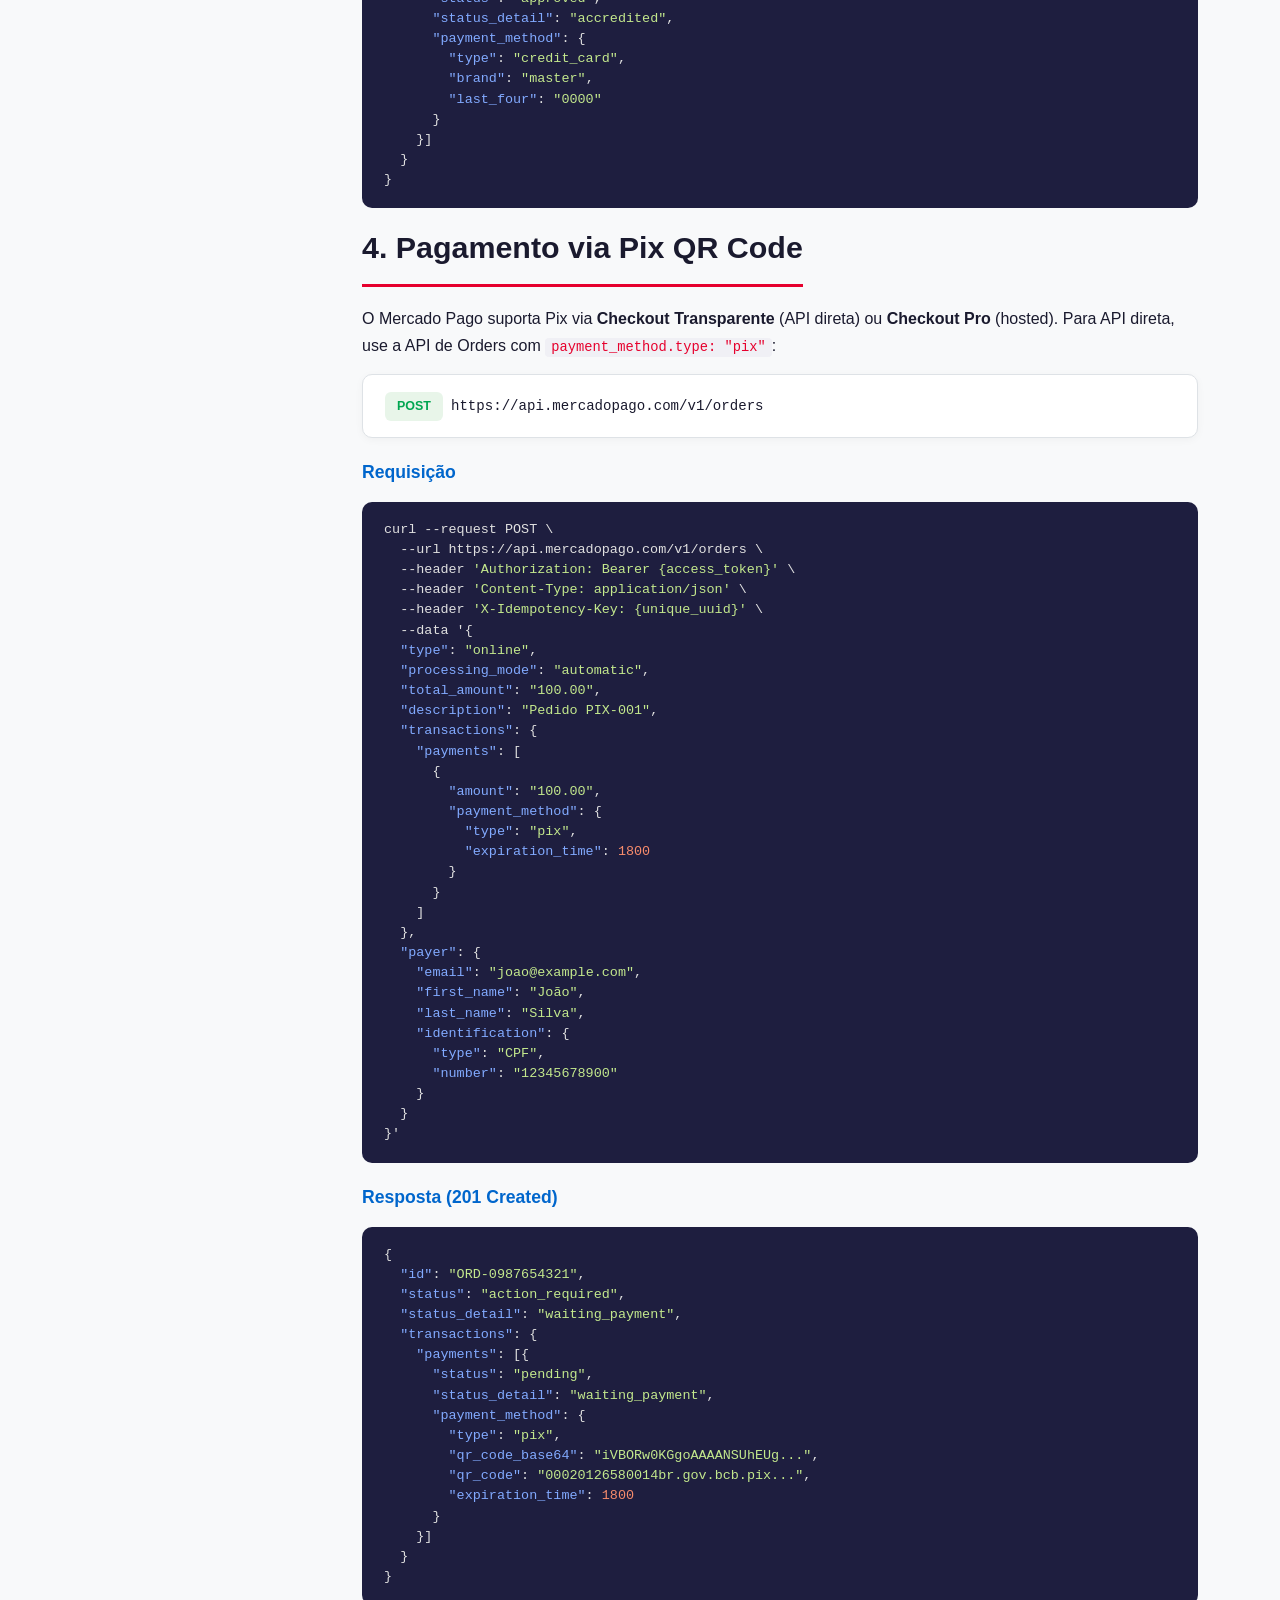
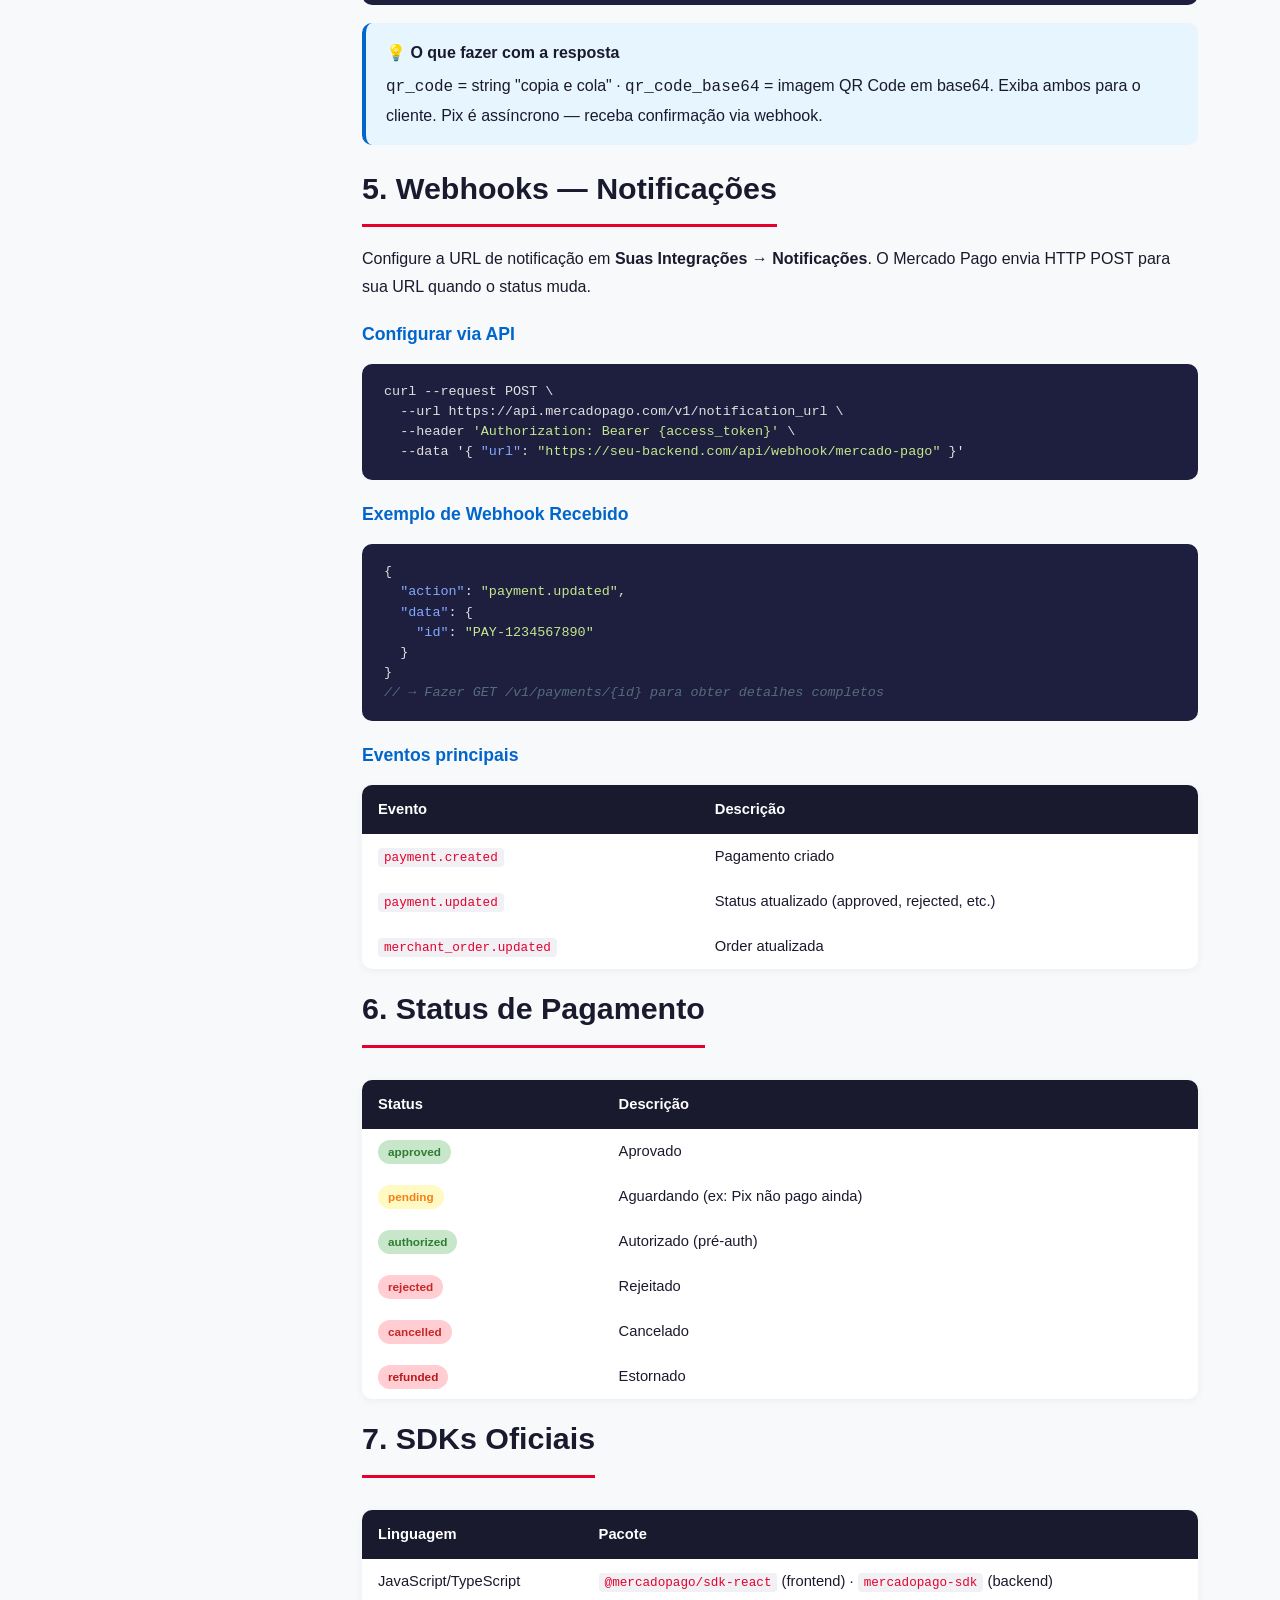
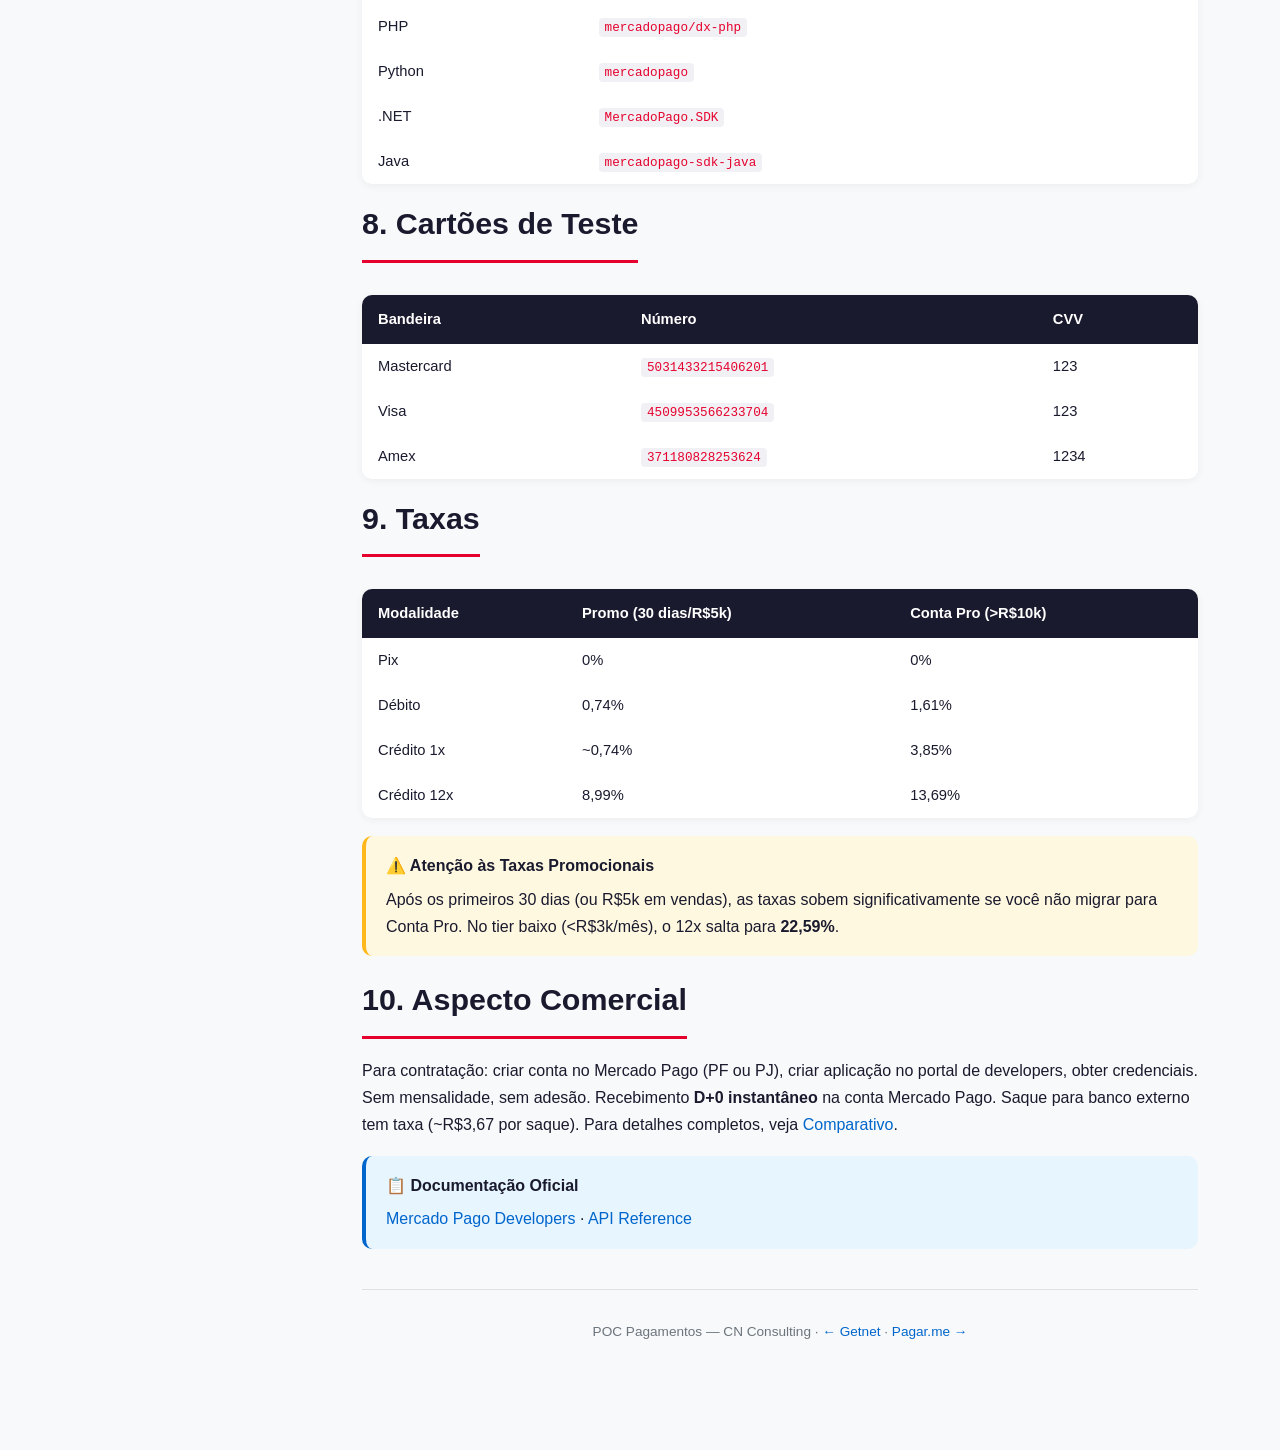
<file: mercado-pago.html>
<!DOCTYPE html>
<html lang="pt-BR">
<head>
<meta charset="UTF-8">
<meta name="viewport" content="width=device-width, initial-scale=1.0">
<title>Mercado Pago — POC Pagamentos</title>
<link rel="stylesheet" href="styles.css">
</head>
<body>
<div class="layout">
<button class="menu-toggle" onclick="document.querySelector('.sidebar').classList.toggle('open');document.querySelector('.sidebar-overlay').classList.toggle('show')">&#9776;</button>
<div class="sidebar-overlay" onclick="document.querySelector('.sidebar').classList.remove('open');this.classList.remove('show')"></div>
<aside class="sidebar">
    <div class="sidebar-brand">
        <h1>💳 POC Pagamentos</h1>
        <div class="sub">Guia de Integração Multi-Gateway</div>
    </div>
    <nav>
        <div class="nav-section">
            <div class="nav-label">Visão Geral</div>
            <a href="index.html" class="nav-link" data-page="index"><span class="icon">🏠</span> Início</a>
            <a href="comparativo.html" class="nav-link" data-page="comparativo"><span class="icon">⚖️</span> Comparativo</a>
        </div>
        <div class="nav-section">
            <div class="nav-label">Arquitetura</div>
            <a href="stack.html" class="nav-link" data-page="stack"><span class="icon">🏗️</span> Stack & Infra</a>
            <a href="banco.html" class="nav-link" data-page="banco"><span class="icon">🗄️</span> Banco de Dados</a>
        </div>
        <div class="nav-section">
            <div class="nav-label">Integradores</div>
            <a href="getnet.html" class="nav-link" data-page="getnet"><span class="icon">🔴</span> Getnet</a>
            <a href="mercado-pago.html" class="nav-link" data-page="mercado-pago"><span class="icon">🔵</span> Mercado Pago</a>
            <a href="pagarme.html" class="nav-link" data-page="pagarme"><span class="icon">🟢</span> Pagar.me</a>
        </div>
    </nav>
</aside>
<div class="main">
<div class="content page-mp">
<div class="hero">
    <h1>🔵 Integração Mercado Pago</h1>
    <p class="sub">Checkout Transparente via Orders API — Cartão de Crédito e Pix QR Code</p>
    <div class="badges">
        <span class="badge">⚡ D+0 Instantâneo</span>
        <span class="badge">💸 Pix 0%</span>
        <span class="badge">💳 Cartão</span>
        <span class="badge">📦 SDK Oficial</span>
        <span class="badge">🤖 MCP Server</span>
    </div>
</div>

<h2>Visão Geral</h2>
<p>O <strong>Mercado Pago</strong> (Grupo Mercado Livre) oferece três modelos de checkout: <strong>Checkout Pro</strong> (hosted, redireciona), <strong>Checkout Bricks</strong> (componentes embed) e <strong>Checkout Transparente</strong> (API direta, controle total). Esta POC foca no Checkout Transparente via <strong>Orders API</strong> — a nova API unificada.</p>

<div class="callout callout-success">
    <span class="callout-title">✅ Principais Vantagens</span>
    <ul>
        <li><strong>D+0 instantâneo</strong> — dinheiro cai na conta na hora</li>
        <li><strong>Pix 0%</strong> — sem taxa para receber via Pix</li>
        <li>Onboarding em minutos — crie conta e comece a testar</li>
        <li>SDK oficial em JS, PHP, Python, .NET, Java, Go</li>
        <li>MCP Server para integração com IA</li>
        <li>Discord community ativa</li>
    </ul>
</div>

<h2>1. Credenciais & Ambientes</h2>
<p>O Mercado Pago usa <strong>credenciais de teste</strong> e <strong>credenciais de produção</strong>, ambas obtidas no painel "Suas Integrações".</p>

<table>
    <thead><tr><th>Tipo</th><th>Descrição</th></tr></thead>
    <tbody>
        <tr><td><code>public_key</code></td><td>Chave pública — usada no frontend para tokenizar cartão</td></tr>
        <tr><td><code>access_token</code></td><td>Chave secreta — usada no backend para criar pagamentos</td></tr>
        <tr><td>Base URL</td><td><code>https://api.mercadopago.com</code> (produção) / <code>https://api.mercadopago.com</code> (teste com credenciais de teste)</td></tr>
    </tbody>
</table>

<h4>Como obter</h4>
<ol>
    <li>Acesse <a href="https://www.mercadopago.com.br/developers/pt" target="_blank">Mercado Pago Developers</a></li>
    <li>Crie uma aplicação: <strong>Suas Integrações → Criar aplicação</strong></li>
    <li>Selecione <strong>Pagamentos Online → Checkout Transparente → API de Orders</strong></li>
    <li>Copie as credenciais de teste (automaticamente geradas)</li>
    <li>Para produção: complete verificação de identidade e pegue credenciais de produção</li>
</ol>

<h2>2. Tokenização de Cartão (Frontend)</h2>
<p>Antes de criar o pagamento, tokenize o cartão no frontend usando o SDK do Mercado Pago com a <code>public_key</code>:</p>

<pre><code><span class="tok-comment">// Instalar: npm install @mercadopago/sdk-react</span>
import { Payment, initMercadoPago } from <span class="tok-str">'@mercadopago/sdk-react'</span>;

initMercadoPago({ publicKey: <span class="tok-str">'TEST-xxxxxxxx-xxxx-xxxx-xxxx-xxxxxxxxxxxx'</span> });

<span class="tok-comment">// Tokenizar cartão</span>
const token = await Payment.createToken({
  cardNumber: <span class="tok-str">'5031433215406201'</span>,
  cardholderName: <span class="tok-str">'JOAO SILVA'</span>,
  cardExpirationMonth: <span class="tok-str">'12'</span>,
  cardExpirationYear: <span class="tok-str">'2030'</span>,
  securityCode: <span class="tok-str">'123'</span>,
  identificationType: <span class="tok-str">'CPF'</span>,
  identificationNumber: <span class="tok-str">'12345678900'</span>
});
<span class="tok-comment">// → token.id = "1234567890abcdef..."</span></code></pre>

<div class="callout callout-info">
    <span class="callout-title">💡 Por que tokenizar no frontend?</span>
    O PAN (número do cartão) nunca chega ao nosso backend — reduz escopo PCI DSS para SAQ-A. O token é seguro e descartável.
</div>

<h2>3. Pagamento por Cartão de Crédito (Orders API)</h2>
<div class="endpoint"><span class="method m-post">POST</span><span class="url">https://api.mercadopago.com/v1/orders</span></div>

<h4>Requisição</h4>
<pre><code>curl --request POST \
  --url https://api.mercadopago.com/v1/orders \
  --header <span class="tok-str">'Authorization: Bearer {access_token}'</span> \
  --header <span class="tok-str">'Content-Type: application/json'</span> \
  --header <span class="tok-str">'X-Idempotency-Key: {unique_uuid}'</span> \
  --data '{
  <span class="tok-key">"type"</span>: <span class="tok-str">"online"</span>,
  <span class="tok-key">"processing_mode"</span>: <span class="tok-str">"automatic"</span>,
  <span class="tok-key">"total_amount"</span>: <span class="tok-str">"100.00"</span>,
  <span class="tok-key">"description"</span>: <span class="tok-str">"Pedido ORDER-001"</span>,
  <span class="tok-key">"transactions"</span>: {
    <span class="tok-key">"payments"</span>: [
      {
        <span class="tok-key">"amount"</span>: <span class="tok-str">"100.00"</span>,
        <span class="tok-key">"payment_method"</span>: {
          <span class="tok-key">"type"</span>: <span class="tok-str">"credit_card"</span>,
          <span class="tok-key">"token"</span>: <span class="tok-str">"{card_token_from_frontend}"</span>,
          <span class="tok-key">"installments"</span>: <span class="tok-num">1</span>,
          <span class="tok-key">"statement_descriptor"</span>: <span class="tok-str">"LOJA*COMPRA-001"</span>
        }
      }
    ]
  },
  <span class="tok-key">"payer"</span>: {
    <span class="tok-key">"email"</span>: <span class="tok-str">"joao@example.com"</span>,
    <span class="tok-key">"first_name"</span>: <span class="tok-str">"João"</span>,
    <span class="tok-key">"last_name"</span>: <span class="tok-str">"Silva"</span>,
    <span class="tok-key">"identification"</span>: {
      <span class="tok-key">"type"</span>: <span class="tok-str">"CPF"</span>,
      <span class="tok-key">"number"</span>: <span class="tok-str">"12345678900"</span>
    }
  }
}'</code></pre>

<h4>Resposta (201 Created)</h4>
<pre><code>{
  <span class="tok-key">"id"</span>: <span class="tok-str">"ORD-1234567890"</span>,
  <span class="tok-key">"status"</span>: <span class="tok-str">"processed"</span>,
  <span class="tok-key">"status_detail"</span>: <span class="tok-str">"accredited"</span>,
  <span class="tok-key">"total_amount"</span>: <span class="tok-str">"100.00"</span>,
  <span class="tok-key">"transactions"</span>: {
    <span class="tok-key">"payments"</span>: [{
      <span class="tok-key">"id"</span>: <span class="tok-str">"PAY-1234567890"</span>,
      <span class="tok-key">"status"</span>: <span class="tok-str">"approved"</span>,
      <span class="tok-key">"status_detail"</span>: <span class="tok-str">"accredited"</span>,
      <span class="tok-key">"payment_method"</span>: {
        <span class="tok-key">"type"</span>: <span class="tok-str">"credit_card"</span>,
        <span class="tok-key">"brand"</span>: <span class="tok-str">"master"</span>,
        <span class="tok-key">"last_four"</span>: <span class="tok-str">"0000"</span>
      }
    }]
  }
}</code></pre>

<h2>4. Pagamento via Pix QR Code</h2>
<p>O Mercado Pago suporta Pix via <strong>Checkout Transparente</strong> (API direta) ou <strong>Checkout Pro</strong> (hosted). Para API direta, use a API de Orders com <code>payment_method.type: "pix"</code>:</p>

<div class="endpoint"><span class="method m-post">POST</span><span class="url">https://api.mercadopago.com/v1/orders</span></div>

<h4>Requisição</h4>
<pre><code>curl --request POST \
  --url https://api.mercadopago.com/v1/orders \
  --header <span class="tok-str">'Authorization: Bearer {access_token}'</span> \
  --header <span class="tok-str">'Content-Type: application/json'</span> \
  --header <span class="tok-str">'X-Idempotency-Key: {unique_uuid}'</span> \
  --data '{
  <span class="tok-key">"type"</span>: <span class="tok-str">"online"</span>,
  <span class="tok-key">"processing_mode"</span>: <span class="tok-str">"automatic"</span>,
  <span class="tok-key">"total_amount"</span>: <span class="tok-str">"100.00"</span>,
  <span class="tok-key">"description"</span>: <span class="tok-str">"Pedido PIX-001"</span>,
  <span class="tok-key">"transactions"</span>: {
    <span class="tok-key">"payments"</span>: [
      {
        <span class="tok-key">"amount"</span>: <span class="tok-str">"100.00"</span>,
        <span class="tok-key">"payment_method"</span>: {
          <span class="tok-key">"type"</span>: <span class="tok-str">"pix"</span>,
          <span class="tok-key">"expiration_time"</span>: <span class="tok-num">1800</span>
        }
      }
    ]
  },
  <span class="tok-key">"payer"</span>: {
    <span class="tok-key">"email"</span>: <span class="tok-str">"joao@example.com"</span>,
    <span class="tok-key">"first_name"</span>: <span class="tok-str">"João"</span>,
    <span class="tok-key">"last_name"</span>: <span class="tok-str">"Silva"</span>,
    <span class="tok-key">"identification"</span>: {
      <span class="tok-key">"type"</span>: <span class="tok-str">"CPF"</span>,
      <span class="tok-key">"number"</span>: <span class="tok-str">"12345678900"</span>
    }
  }
}'</code></pre>

<h4>Resposta (201 Created)</h4>
<pre><code>{
  <span class="tok-key">"id"</span>: <span class="tok-str">"ORD-0987654321"</span>,
  <span class="tok-key">"status"</span>: <span class="tok-str">"action_required"</span>,
  <span class="tok-key">"status_detail"</span>: <span class="tok-str">"waiting_payment"</span>,
  <span class="tok-key">"transactions"</span>: {
    <span class="tok-key">"payments"</span>: [{
      <span class="tok-key">"status"</span>: <span class="tok-str">"pending"</span>,
      <span class="tok-key">"status_detail"</span>: <span class="tok-str">"waiting_payment"</span>,
      <span class="tok-key">"payment_method"</span>: {
        <span class="tok-key">"type"</span>: <span class="tok-str">"pix"</span>,
        <span class="tok-key">"qr_code_base64"</span>: <span class="tok-str">"iVBORw0KGgoAAAANSUhEUg..."</span>,
        <span class="tok-key">"qr_code"</span>: <span class="tok-str">"00020126580014br.gov.bcb.pix..."</span>,
        <span class="tok-key">"expiration_time"</span>: <span class="tok-num">1800</span>
      }
    }]
  }
}</code></pre>
<div class="callout callout-info">
    <span class="callout-title">💡 O que fazer com a resposta</span>
    <code>qr_code</code> = string "copia e cola" · <code>qr_code_base64</code> = imagem QR Code em base64. Exiba ambos para o cliente. Pix é assíncrono — receba confirmação via webhook.
</div>

<h2>5. Webhooks — Notificações</h2>
<p>Configure a URL de notificação em <strong>Suas Integrações → Notificações</strong>. O Mercado Pago envia HTTP POST para sua URL quando o status muda.</p>

<h4>Configurar via API</h4>
<pre><code>curl --request POST \
  --url https://api.mercadopago.com/v1/notification_url \
  --header <span class="tok-str">'Authorization: Bearer {access_token}'</span> \
  --data '{ <span class="tok-key">"url"</span>: <span class="tok-str">"https://seu-backend.com/api/webhook/mercado-pago"</span> }'</code></pre>

<h4>Exemplo de Webhook Recebido</h4>
<pre><code>{
  <span class="tok-key">"action"</span>: <span class="tok-str">"payment.updated"</span>,
  <span class="tok-key">"data"</span>: {
    <span class="tok-key">"id"</span>: <span class="tok-str">"PAY-1234567890"</span>
  }
}
<span class="tok-comment">// → Fazer GET /v1/payments/{id} para obter detalhes completos</span></code></pre>

<h4>Eventos principais</h4>
<table>
    <thead><tr><th>Evento</th><th>Descrição</th></tr></thead>
    <tbody>
        <tr><td><code>payment.created</code></td><td>Pagamento criado</td></tr>
        <tr><td><code>payment.updated</code></td><td>Status atualizado (approved, rejected, etc.)</td></tr>
        <tr><td><code>merchant_order.updated</code></td><td>Order atualizada</td></tr>
    </tbody>
</table>

<h2>6. Status de Pagamento</h2>
<table>
    <thead><tr><th>Status</th><th>Descrição</th></tr></thead>
    <tbody>
        <tr><td><span class="status status-approved">approved</span></td><td>Aprovado</td></tr>
        <tr><td><span class="status status-pending">pending</span></td><td>Aguardando (ex: Pix não pago ainda)</td></tr>
        <tr><td><span class="status status-approved">authorized</span></td><td>Autorizado (pré-auth)</td></tr>
        <tr><td><span class="status status-denied">rejected</span></td><td>Rejeitado</td></tr>
        <tr><td><span class="status status-denied">cancelled</span></td><td>Cancelado</td></tr>
        <tr><td><span class="status status-error">refunded</span></td><td>Estornado</td></tr>
    </tbody>
</table>

<h2>7. SDKs Oficiais</h2>
<table>
    <thead><tr><th>Linguagem</th><th>Pacote</th></tr></thead>
    <tbody>
        <tr><td>JavaScript/TypeScript</td><td><code>@mercadopago/sdk-react</code> (frontend) · <code>mercadopago-sdk</code> (backend)</td></tr>
        <tr><td>PHP</td><td><code>mercadopago/dx-php</code></td></tr>
        <tr><td>Python</td><td><code>mercadopago</code></td></tr>
        <tr><td>.NET</td><td><code>MercadoPago.SDK</code></td></tr>
        <tr><td>Java</td><td><code>mercadopago-sdk-java</code></td></tr>
    </tbody>
</table>

<h2>8. Cartões de Teste</h2>
<table>
    <thead><tr><th>Bandeira</th><th>Número</th><th>CVV</th></tr></thead>
    <tbody>
        <tr><td>Mastercard</td><td><code>5031433215406201</code></td><td>123</td></tr>
        <tr><td>Visa</td><td><code>4509953566233704</code></td><td>123</td></tr>
        <tr><td>Amex</td><td><code>371180828253624</code></td><td>1234</td></tr>
    </tbody>
</table>

<h2>9. Taxas</h2>
<table>
    <thead><tr><th>Modalidade</th><th>Promo (30 dias/R$5k)</th><th>Conta Pro (&gt;R$10k)</th></tr></thead>
    <tbody>
        <tr><td>Pix</td><td>0%</td><td>0%</td></tr>
        <tr><td>Débito</td><td>0,74%</td><td>1,61%</td></tr>
        <tr><td>Crédito 1x</td><td>~0,74%</td><td>3,85%</td></tr>
        <tr><td>Crédito 12x</td><td>8,99%</td><td>13,69%</td></tr>
    </tbody>
</table>
<div class="callout callout-warn">
    <span class="callout-title">⚠️ Atenção às Taxas Promocionais</span>
    Após os primeiros 30 dias (ou R$5k em vendas), as taxas sobem significativamente se você não migrar para Conta Pro. No tier baixo (&lt;R$3k/mês), o 12x salta para <strong>22,59%</strong>.
</div>

<h2>10. Aspecto Comercial</h2>
<p>Para contratação: criar conta no Mercado Pago (PF ou PJ), criar aplicação no portal de developers, obter credenciais. Sem mensalidade, sem adesão. Recebimento <strong>D+0 instantâneo</strong> na conta Mercado Pago. Saque para banco externo tem taxa (~R$3,67 por saque). Para detalhes completos, veja <a href="comparativo.html">Comparativo</a>.</p>

<div class="callout callout-info">
    <span class="callout-title">📋 Documentação Oficial</span>
    <a href="https://www.mercadopago.com.br/developers/pt/docs/checkout-api-orders/overview" target="_blank">Mercado Pago Developers</a> · <a href="https://www.mercadopago.com.br/developers/pt/reference" target="_blank">API Reference</a>
</div>

<div class="footer">POC Pagamentos — CN Consulting · <a href="getnet.html">← Getnet</a> · <a href="pagarme.html">Pagar.me →</a></div>
</div>
</div>
</div>
<script>
(function(){
  var path = window.location.pathname.split('/').pop() || 'index.html';
  document.querySelectorAll('.nav-link').forEach(function(link){
    var page = link.getAttribute('data-page');
    if(path === page + '.html' || (path === '' && page === 'index')){
      link.classList.add('active');
    }
  });
})();
</script>
</body>
</html>
</file>
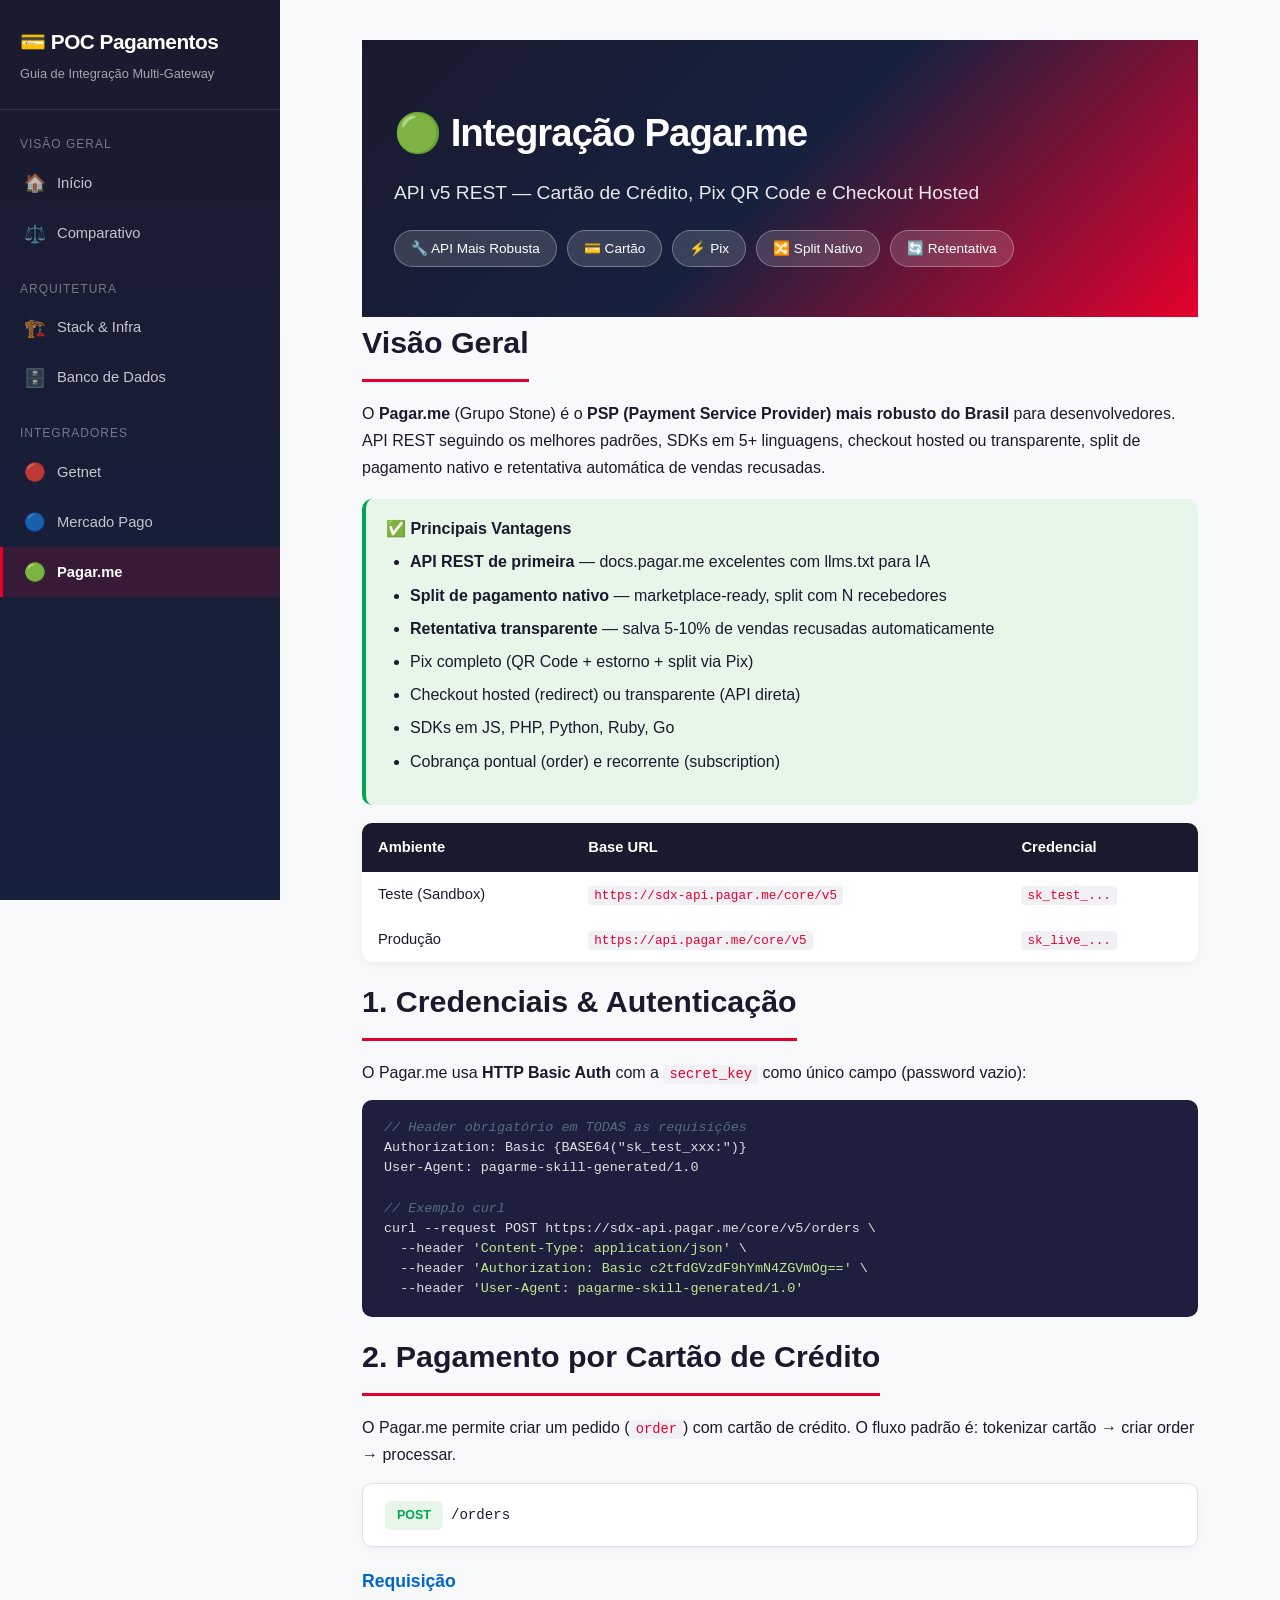
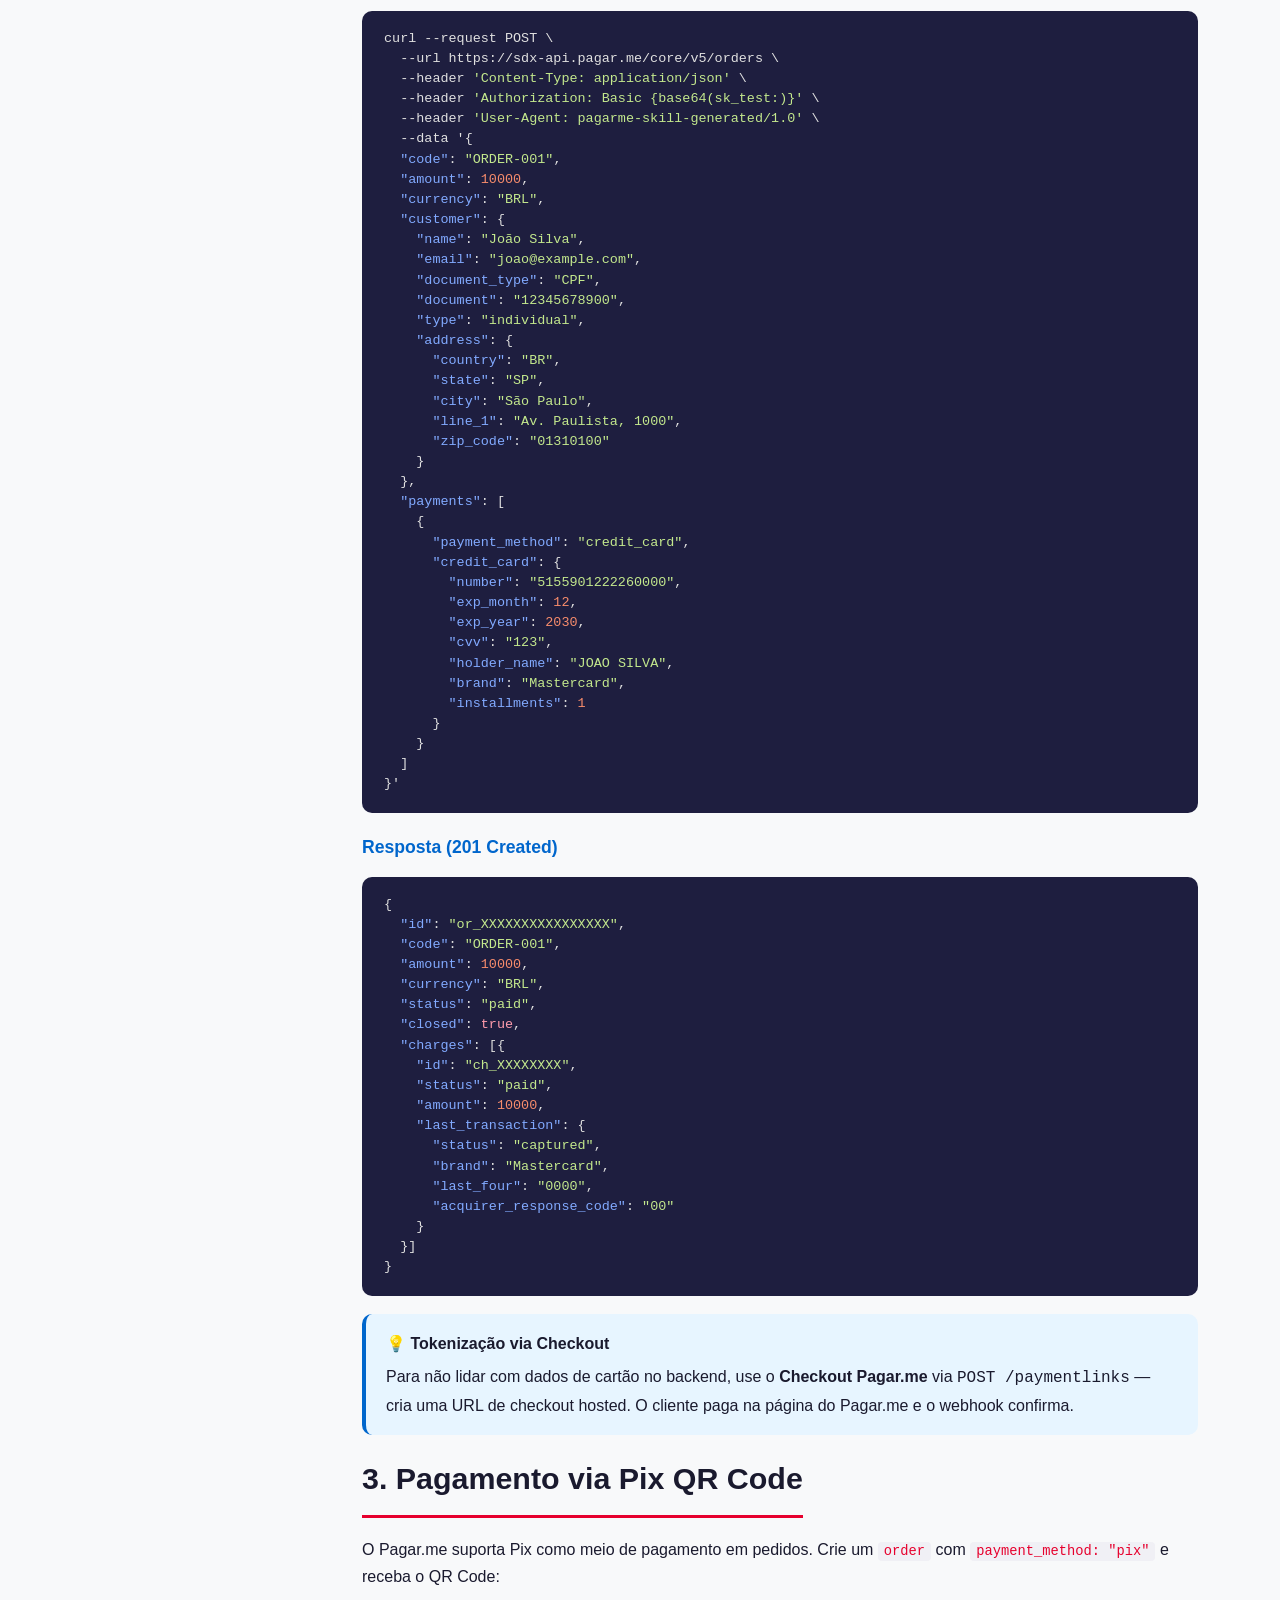
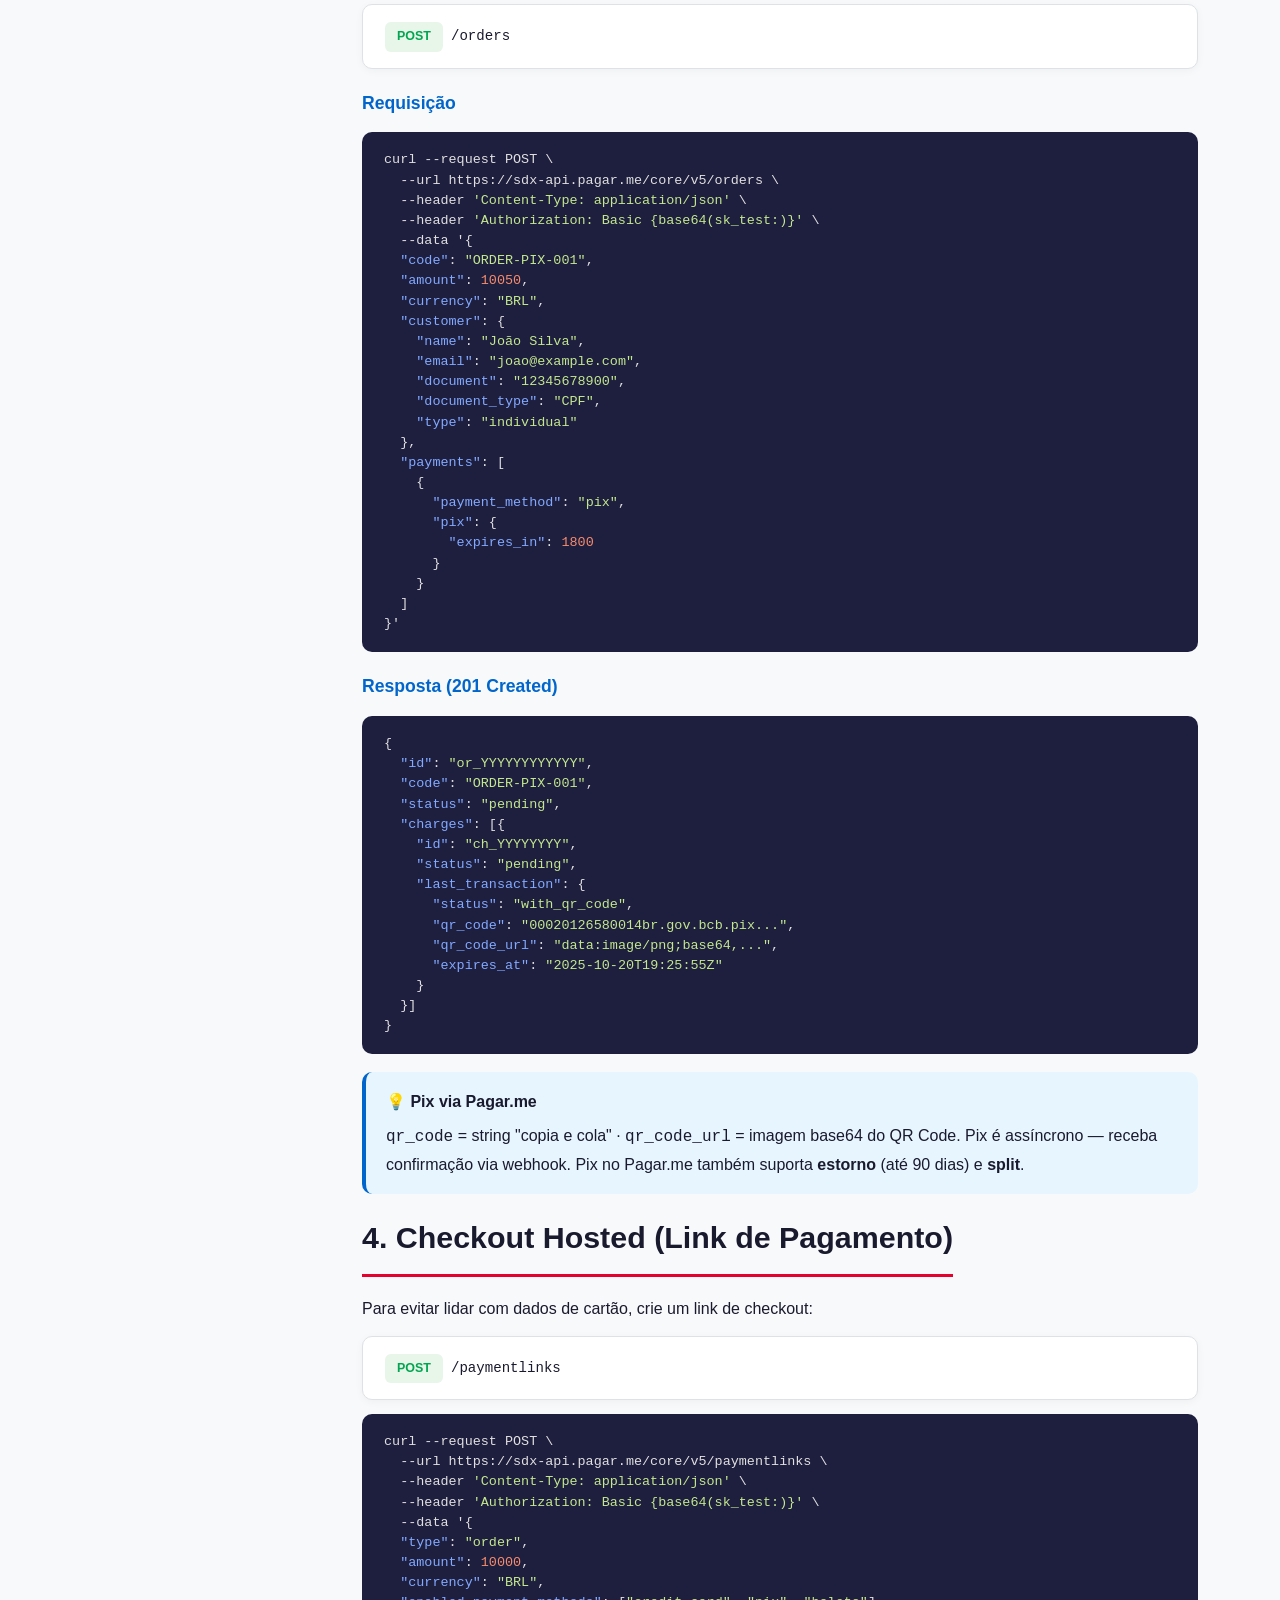
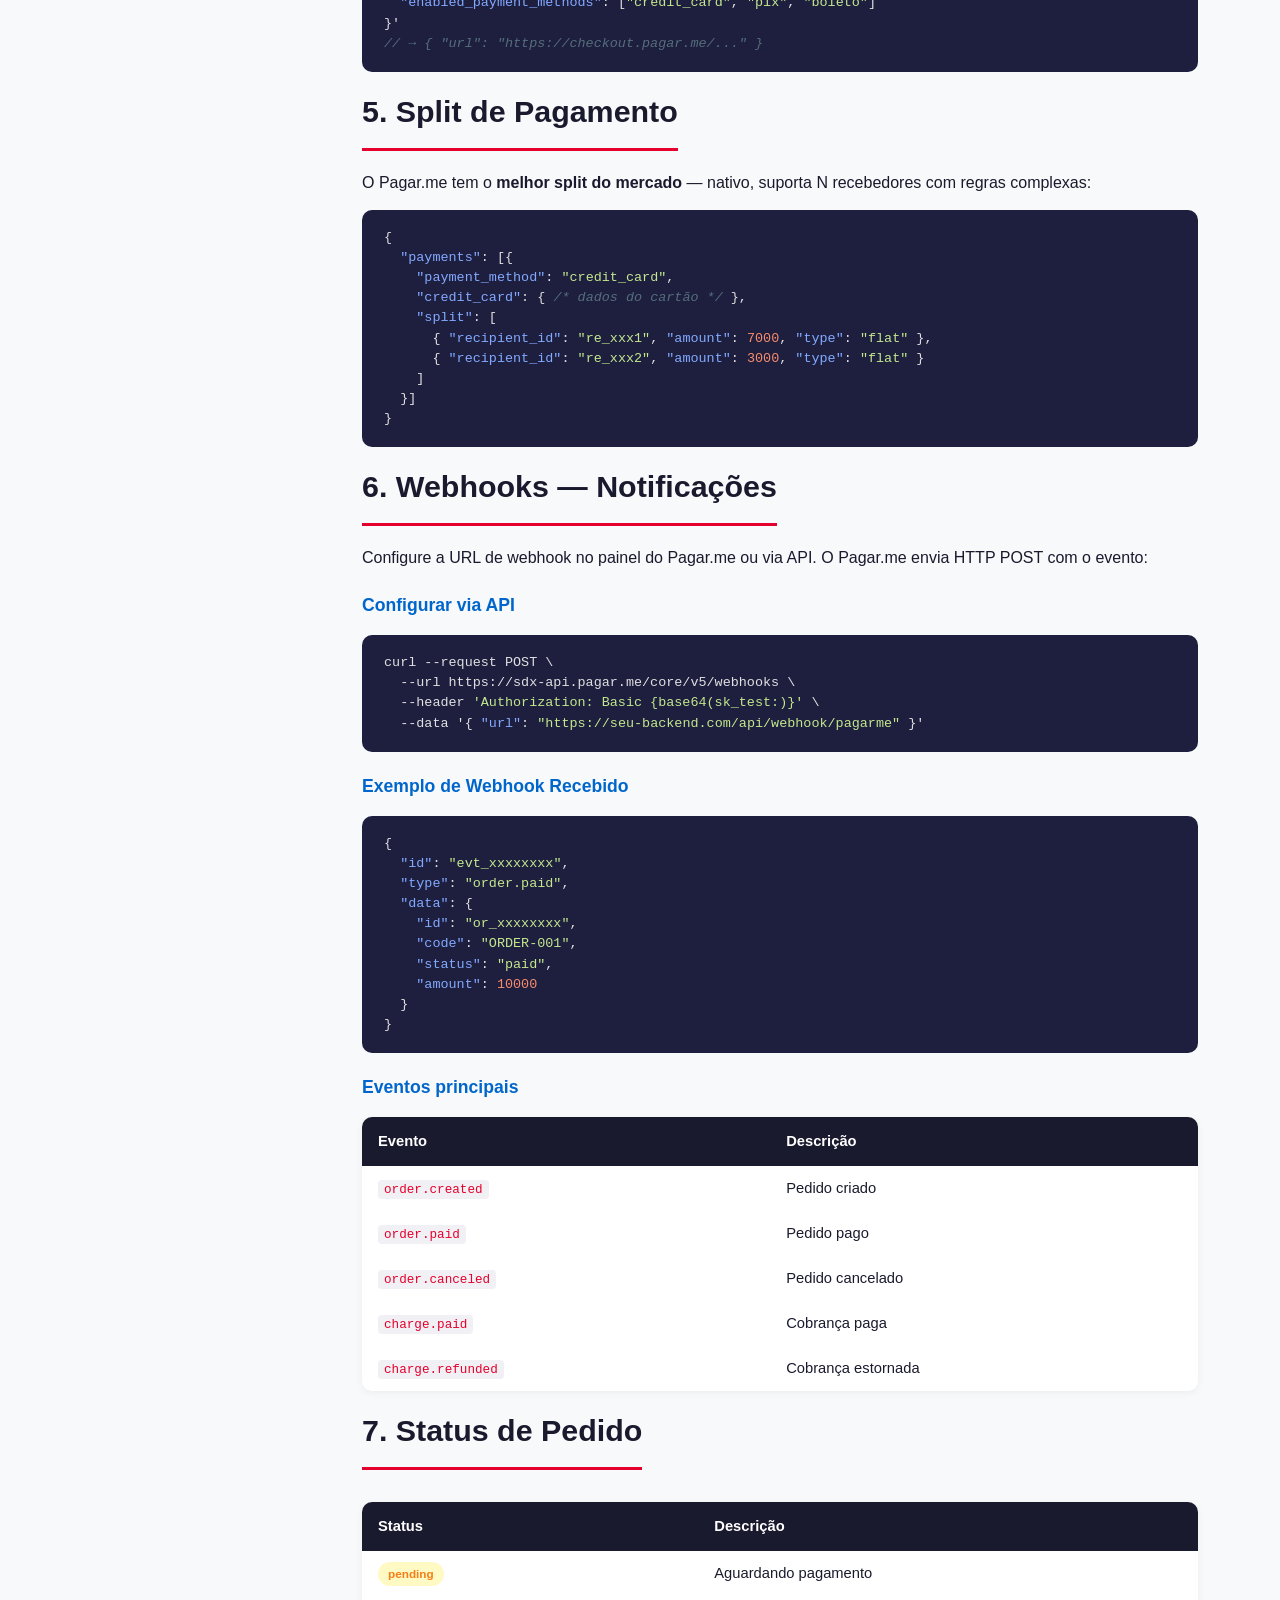
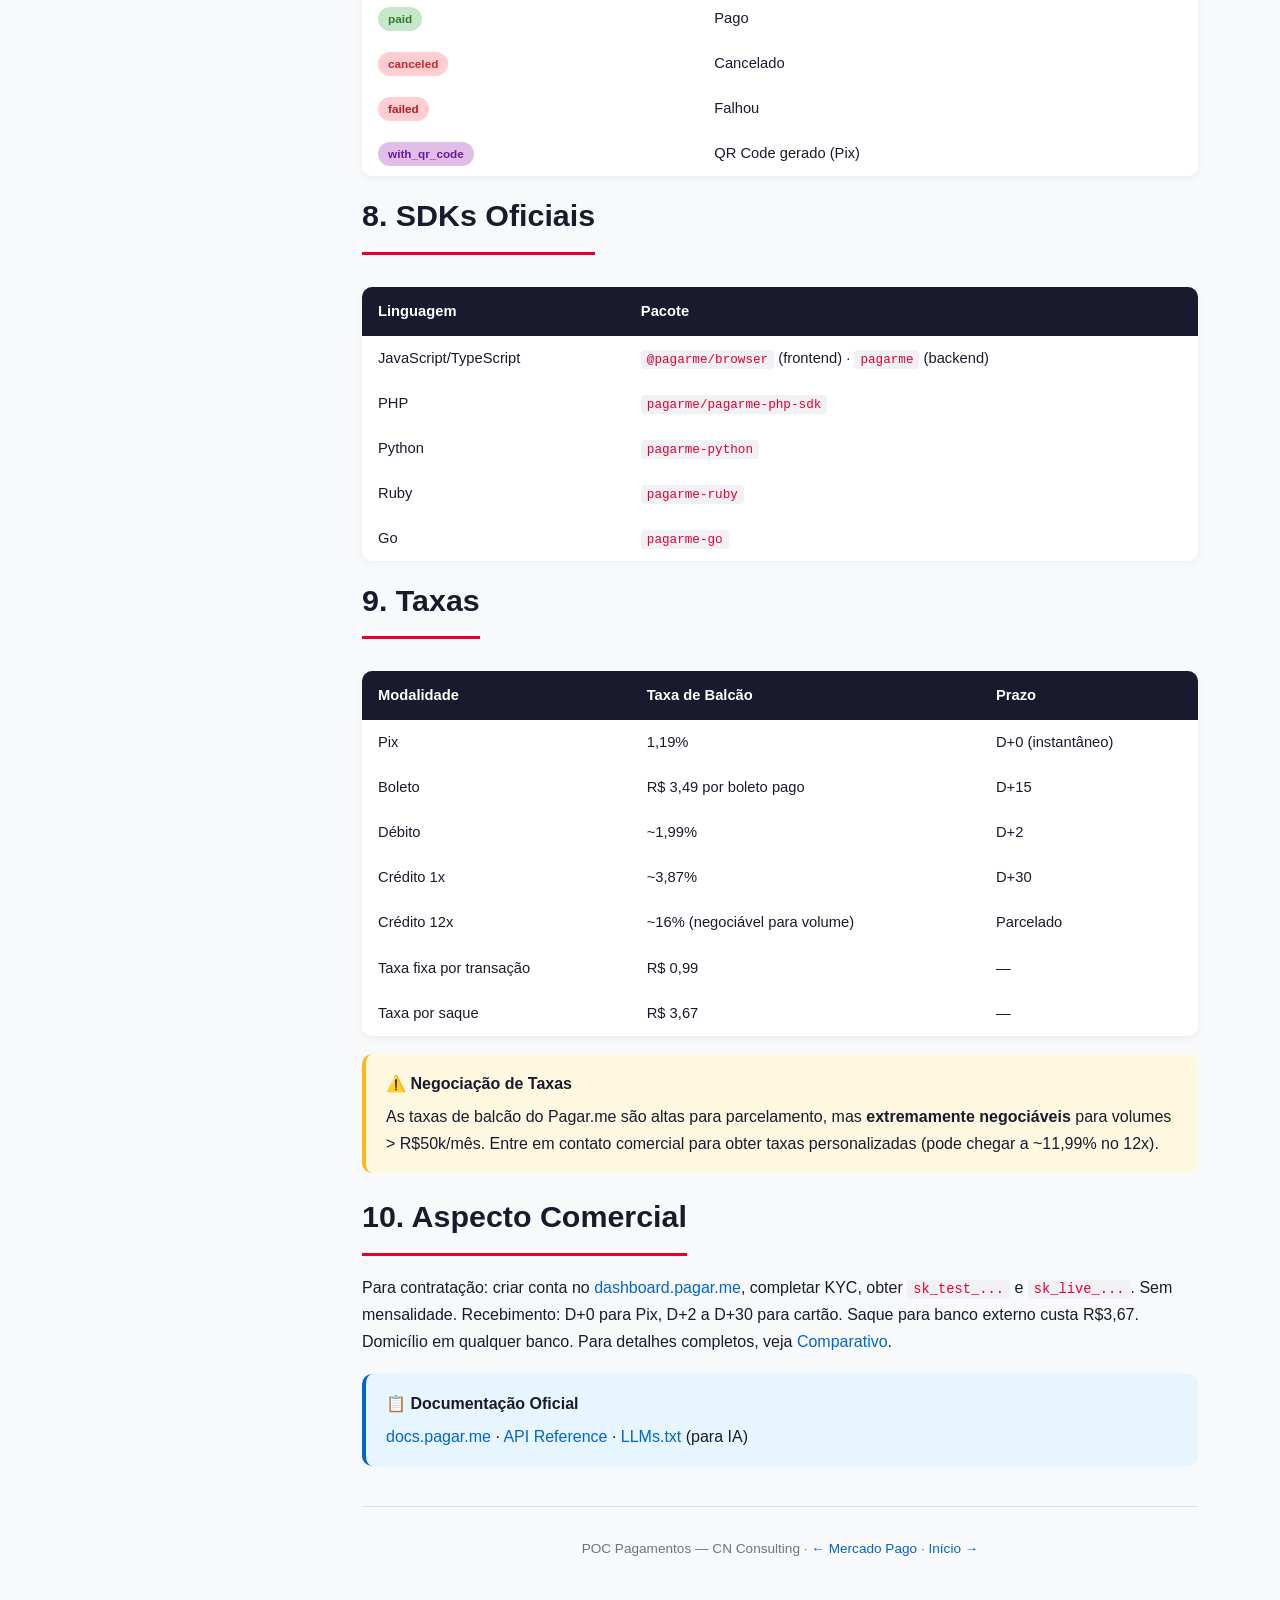
<file: pagarme.html>
<!DOCTYPE html>
<html lang="pt-BR">
<head>
<meta charset="UTF-8">
<meta name="viewport" content="width=device-width, initial-scale=1.0">
<title>Pagar.me — POC Pagamentos</title>
<link rel="stylesheet" href="styles.css">
</head>
<body>
<div class="layout">
<button class="menu-toggle" onclick="document.querySelector('.sidebar').classList.toggle('open');document.querySelector('.sidebar-overlay').classList.toggle('show')">&#9776;</button>
<div class="sidebar-overlay" onclick="document.querySelector('.sidebar').classList.remove('open');this.classList.remove('show')"></div>
<aside class="sidebar">
    <div class="sidebar-brand">
        <h1>💳 POC Pagamentos</h1>
        <div class="sub">Guia de Integração Multi-Gateway</div>
    </div>
    <nav>
        <div class="nav-section">
            <div class="nav-label">Visão Geral</div>
            <a href="index.html" class="nav-link" data-page="index"><span class="icon">🏠</span> Início</a>
            <a href="comparativo.html" class="nav-link" data-page="comparativo"><span class="icon">⚖️</span> Comparativo</a>
        </div>
        <div class="nav-section">
            <div class="nav-label">Arquitetura</div>
            <a href="stack.html" class="nav-link" data-page="stack"><span class="icon">🏗️</span> Stack & Infra</a>
            <a href="banco.html" class="nav-link" data-page="banco"><span class="icon">🗄️</span> Banco de Dados</a>
        </div>
        <div class="nav-section">
            <div class="nav-label">Integradores</div>
            <a href="getnet.html" class="nav-link" data-page="getnet"><span class="icon">🔴</span> Getnet</a>
            <a href="mercado-pago.html" class="nav-link" data-page="mercado-pago"><span class="icon">🔵</span> Mercado Pago</a>
            <a href="pagarme.html" class="nav-link" data-page="pagarme"><span class="icon">🟢</span> Pagar.me</a>
        </div>
    </nav>
</aside>
<div class="main">
<div class="content page-pagarme">
<div class="hero">
    <h1>🟢 Integração Pagar.me</h1>
    <p class="sub">API v5 REST — Cartão de Crédito, Pix QR Code e Checkout Hosted</p>
    <div class="badges">
        <span class="badge">🔧 API Mais Robusta</span>
        <span class="badge">💳 Cartão</span>
        <span class="badge">⚡ Pix</span>
        <span class="badge">🔀 Split Nativo</span>
        <span class="badge">🔄 Retentativa</span>
    </div>
</div>

<h2>Visão Geral</h2>
<p>O <strong>Pagar.me</strong> (Grupo Stone) é o <strong>PSP (Payment Service Provider) mais robusto do Brasil</strong> para desenvolvedores. API REST seguindo os melhores padrões, SDKs em 5+ linguagens, checkout hosted ou transparente, split de pagamento nativo e retentativa automática de vendas recusadas.</p>

<div class="callout callout-success">
    <span class="callout-title">✅ Principais Vantagens</span>
    <ul>
        <li><strong>API REST de primeira</strong> — docs.pagar.me excelentes com llms.txt para IA</li>
        <li><strong>Split de pagamento nativo</strong> — marketplace-ready, split com N recebedores</li>
        <li><strong>Retentativa transparente</strong> — salva 5-10% de vendas recusadas automaticamente</li>
        <li>Pix completo (QR Code + estorno + split via Pix)</li>
        <li>Checkout hosted (redirect) ou transparente (API direta)</li>
        <li>SDKs em JS, PHP, Python, Ruby, Go</li>
        <li>Cobrança pontual (order) e recorrente (subscription)</li>
    </ul>
</div>

<table>
    <thead><tr><th>Ambiente</th><th>Base URL</th><th>Credencial</th></tr></thead>
    <tbody>
        <tr><td>Teste (Sandbox)</td><td><code>https://sdx-api.pagar.me/core/v5</code></td><td><code>sk_test_...</code></td></tr>
        <tr><td>Produção</td><td><code>https://api.pagar.me/core/v5</code></td><td><code>sk_live_...</code></td></tr>
    </tbody>
</table>

<h2>1. Credenciais & Autenticação</h2>
<p>O Pagar.me usa <strong>HTTP Basic Auth</strong> com a <code>secret_key</code> como único campo (password vazio):</p>
<pre><code><span class="tok-comment">// Header obrigatório em TODAS as requisições</span>
Authorization: Basic {BASE64("sk_test_xxx:")}
User-Agent: pagarme-skill-generated/1.0

<span class="tok-comment">// Exemplo curl</span>
curl --request POST https://sdx-api.pagar.me/core/v5/orders \
  --header <span class="tok-str">'Content-Type: application/json'</span> \
  --header <span class="tok-str">'Authorization: Basic c2tfdGVzdF9hYmN4ZGVmOg=='</span> \
  --header <span class="tok-str">'User-Agent: pagarme-skill-generated/1.0'</span></code></pre>

<h2>2. Pagamento por Cartão de Crédito</h2>
<p>O Pagar.me permite criar um pedido (<code>order</code>) com cartão de crédito. O fluxo padrão é: tokenizar cartão → criar order → processar.</p>

<div class="endpoint"><span class="method m-post">POST</span><span class="url">/orders</span></div>

<h4>Requisição</h4>
<pre><code>curl --request POST \
  --url https://sdx-api.pagar.me/core/v5/orders \
  --header <span class="tok-str">'Content-Type: application/json'</span> \
  --header <span class="tok-str">'Authorization: Basic {base64(sk_test:)}'</span> \
  --header <span class="tok-str">'User-Agent: pagarme-skill-generated/1.0'</span> \
  --data '{
  <span class="tok-key">"code"</span>: <span class="tok-str">"ORDER-001"</span>,
  <span class="tok-key">"amount"</span>: <span class="tok-num">10000</span>,
  <span class="tok-key">"currency"</span>: <span class="tok-str">"BRL"</span>,
  <span class="tok-key">"customer"</span>: {
    <span class="tok-key">"name"</span>: <span class="tok-str">"João Silva"</span>,
    <span class="tok-key">"email"</span>: <span class="tok-str">"joao@example.com"</span>,
    <span class="tok-key">"document_type"</span>: <span class="tok-str">"CPF"</span>,
    <span class="tok-key">"document"</span>: <span class="tok-str">"12345678900"</span>,
    <span class="tok-key">"type"</span>: <span class="tok-str">"individual"</span>,
    <span class="tok-key">"address"</span>: {
      <span class="tok-key">"country"</span>: <span class="tok-str">"BR"</span>,
      <span class="tok-key">"state"</span>: <span class="tok-str">"SP"</span>,
      <span class="tok-key">"city"</span>: <span class="tok-str">"São Paulo"</span>,
      <span class="tok-key">"line_1"</span>: <span class="tok-str">"Av. Paulista, 1000"</span>,
      <span class="tok-key">"zip_code"</span>: <span class="tok-str">"01310100"</span>
    }
  },
  <span class="tok-key">"payments"</span>: [
    {
      <span class="tok-key">"payment_method"</span>: <span class="tok-str">"credit_card"</span>,
      <span class="tok-key">"credit_card"</span>: {
        <span class="tok-key">"number"</span>: <span class="tok-str">"5155901222260000"</span>,
        <span class="tok-key">"exp_month"</span>: <span class="tok-num">12</span>,
        <span class="tok-key">"exp_year"</span>: <span class="tok-num">2030</span>,
        <span class="tok-key">"cvv"</span>: <span class="tok-str">"123"</span>,
        <span class="tok-key">"holder_name"</span>: <span class="tok-str">"JOAO SILVA"</span>,
        <span class="tok-key">"brand"</span>: <span class="tok-str">"Mastercard"</span>,
        <span class="tok-key">"installments"</span>: <span class="tok-num">1</span>
      }
    }
  ]
}'</code></pre>

<h4>Resposta (201 Created)</h4>
<pre><code>{
  <span class="tok-key">"id"</span>: <span class="tok-str">"or_XXXXXXXXXXXXXXXX"</span>,
  <span class="tok-key">"code"</span>: <span class="tok-str">"ORDER-001"</span>,
  <span class="tok-key">"amount"</span>: <span class="tok-num">10000</span>,
  <span class="tok-key">"currency"</span>: <span class="tok-str">"BRL"</span>,
  <span class="tok-key">"status"</span>: <span class="tok-str">"paid"</span>,
  <span class="tok-key">"closed"</span>: <span class="tok-bool">true</span>,
  <span class="tok-key">"charges"</span>: [{
    <span class="tok-key">"id"</span>: <span class="tok-str">"ch_XXXXXXXX"</span>,
    <span class="tok-key">"status"</span>: <span class="tok-str">"paid"</span>,
    <span class="tok-key">"amount"</span>: <span class="tok-num">10000</span>,
    <span class="tok-key">"last_transaction"</span>: {
      <span class="tok-key">"status"</span>: <span class="tok-str">"captured"</span>,
      <span class="tok-key">"brand"</span>: <span class="tok-str">"Mastercard"</span>,
      <span class="tok-key">"last_four"</span>: <span class="tok-str">"0000"</span>,
      <span class="tok-key">"acquirer_response_code"</span>: <span class="tok-str">"00"</span>
    }
  }]
}</code></pre>

<div class="callout callout-info">
    <span class="callout-title">💡 Tokenização via Checkout</span>
    Para não lidar com dados de cartão no backend, use o <strong>Checkout Pagar.me</strong> via <code>POST /paymentlinks</code> — cria uma URL de checkout hosted. O cliente paga na página do Pagar.me e o webhook confirma.
</div>

<h2>3. Pagamento via Pix QR Code</h2>
<p>O Pagar.me suporta Pix como meio de pagamento em pedidos. Crie um <code>order</code> com <code>payment_method: "pix"</code> e receba o QR Code:</p>

<div class="endpoint"><span class="method m-post">POST</span><span class="url">/orders</span></div>

<h4>Requisição</h4>
<pre><code>curl --request POST \
  --url https://sdx-api.pagar.me/core/v5/orders \
  --header <span class="tok-str">'Content-Type: application/json'</span> \
  --header <span class="tok-str">'Authorization: Basic {base64(sk_test:)}'</span> \
  --data '{
  <span class="tok-key">"code"</span>: <span class="tok-str">"ORDER-PIX-001"</span>,
  <span class="tok-key">"amount"</span>: <span class="tok-num">10050</span>,
  <span class="tok-key">"currency"</span>: <span class="tok-str">"BRL"</span>,
  <span class="tok-key">"customer"</span>: {
    <span class="tok-key">"name"</span>: <span class="tok-str">"João Silva"</span>,
    <span class="tok-key">"email"</span>: <span class="tok-str">"joao@example.com"</span>,
    <span class="tok-key">"document"</span>: <span class="tok-str">"12345678900"</span>,
    <span class="tok-key">"document_type"</span>: <span class="tok-str">"CPF"</span>,
    <span class="tok-key">"type"</span>: <span class="tok-str">"individual"</span>
  },
  <span class="tok-key">"payments"</span>: [
    {
      <span class="tok-key">"payment_method"</span>: <span class="tok-str">"pix"</span>,
      <span class="tok-key">"pix"</span>: {
        <span class="tok-key">"expires_in"</span>: <span class="tok-num">1800</span>
      }
    }
  ]
}'</code></pre>

<h4>Resposta (201 Created)</h4>
<pre><code>{
  <span class="tok-key">"id"</span>: <span class="tok-str">"or_YYYYYYYYYYYY"</span>,
  <span class="tok-key">"code"</span>: <span class="tok-str">"ORDER-PIX-001"</span>,
  <span class="tok-key">"status"</span>: <span class="tok-str">"pending"</span>,
  <span class="tok-key">"charges"</span>: [{
    <span class="tok-key">"id"</span>: <span class="tok-str">"ch_YYYYYYYY"</span>,
    <span class="tok-key">"status"</span>: <span class="tok-str">"pending"</span>,
    <span class="tok-key">"last_transaction"</span>: {
      <span class="tok-key">"status"</span>: <span class="tok-str">"with_qr_code"</span>,
      <span class="tok-key">"qr_code"</span>: <span class="tok-str">"00020126580014br.gov.bcb.pix..."</span>,
      <span class="tok-key">"qr_code_url"</span>: <span class="tok-str">"data:image/png;base64,..."</span>,
      <span class="tok-key">"expires_at"</span>: <span class="tok-str">"2025-10-20T19:25:55Z"</span>
    }
  }]
}</code></pre>
<div class="callout callout-info">
    <span class="callout-title">💡 Pix via Pagar.me</span>
    <code>qr_code</code> = string "copia e cola" · <code>qr_code_url</code> = imagem base64 do QR Code. Pix é assíncrono — receba confirmação via webhook. Pix no Pagar.me também suporta <strong>estorno</strong> (até 90 dias) e <strong>split</strong>.
</div>

<h2>4. Checkout Hosted (Link de Pagamento)</h2>
<p>Para evitar lidar com dados de cartão, crie um link de checkout:</p>
<div class="endpoint"><span class="method m-post">POST</span><span class="url">/paymentlinks</span></div>
<pre><code>curl --request POST \
  --url https://sdx-api.pagar.me/core/v5/paymentlinks \
  --header <span class="tok-str">'Content-Type: application/json'</span> \
  --header <span class="tok-str">'Authorization: Basic {base64(sk_test:)}'</span> \
  --data '{
  <span class="tok-key">"type"</span>: <span class="tok-str">"order"</span>,
  <span class="tok-key">"amount"</span>: <span class="tok-num">10000</span>,
  <span class="tok-key">"currency"</span>: <span class="tok-str">"BRL"</span>,
  <span class="tok-key">"enabled_payment_methods"</span>: [<span class="tok-str">"credit_card"</span>, <span class="tok-str">"pix"</span>, <span class="tok-str">"boleto"</span>]
}'
<span class="tok-comment">// → { "url": "https://checkout.pagar.me/..." }</span></code></pre>

<h2>5. Split de Pagamento</h2>
<p>O Pagar.me tem o <strong>melhor split do mercado</strong> — nativo, suporta N recebedores com regras complexas:</p>
<pre><code>{
  <span class="tok-key">"payments"</span>: [{
    <span class="tok-key">"payment_method"</span>: <span class="tok-str">"credit_card"</span>,
    <span class="tok-key">"credit_card"</span>: { <span class="tok-comment">/* dados do cartão */</span> },
    <span class="tok-key">"split"</span>: [
      { <span class="tok-key">"recipient_id"</span>: <span class="tok-str">"re_xxx1"</span>, <span class="tok-key">"amount"</span>: <span class="tok-num">7000</span>, <span class="tok-key">"type"</span>: <span class="tok-str">"flat"</span> },
      { <span class="tok-key">"recipient_id"</span>: <span class="tok-str">"re_xxx2"</span>, <span class="tok-key">"amount"</span>: <span class="tok-num">3000</span>, <span class="tok-key">"type"</span>: <span class="tok-str">"flat"</span> }
    ]
  }]
}</code></pre>

<h2>6. Webhooks — Notificações</h2>
<p>Configure a URL de webhook no painel do Pagar.me ou via API. O Pagar.me envia HTTP POST com o evento:</p>

<h4>Configurar via API</h4>
<pre><code>curl --request POST \
  --url https://sdx-api.pagar.me/core/v5/webhooks \
  --header <span class="tok-str">'Authorization: Basic {base64(sk_test:)}'</span> \
  --data '{ <span class="tok-key">"url"</span>: <span class="tok-str">"https://seu-backend.com/api/webhook/pagarme"</span> }'</code></pre>

<h4>Exemplo de Webhook Recebido</h4>
<pre><code>{
  <span class="tok-key">"id"</span>: <span class="tok-str">"evt_xxxxxxxx"</span>,
  <span class="tok-key">"type"</span>: <span class="tok-str">"order.paid"</span>,
  <span class="tok-key">"data"</span>: {
    <span class="tok-key">"id"</span>: <span class="tok-str">"or_xxxxxxxx"</span>,
    <span class="tok-key">"code"</span>: <span class="tok-str">"ORDER-001"</span>,
    <span class="tok-key">"status"</span>: <span class="tok-str">"paid"</span>,
    <span class="tok-key">"amount"</span>: <span class="tok-num">10000</span>
  }
}</code></pre>

<h4>Eventos principais</h4>
<table>
    <thead><tr><th>Evento</th><th>Descrição</th></tr></thead>
    <tbody>
        <tr><td><code>order.created</code></td><td>Pedido criado</td></tr>
        <tr><td><code>order.paid</code></td><td>Pedido pago</td></tr>
        <tr><td><code>order.canceled</code></td><td>Pedido cancelado</td></tr>
        <tr><td><code>charge.paid</code></td><td>Cobrança paga</td></tr>
        <tr><td><code>charge.refunded</code></td><td>Cobrança estornada</td></tr>
    </tbody>
</table>

<h2>7. Status de Pedido</h2>
<table>
    <thead><tr><th>Status</th><th>Descrição</th></tr></thead>
    <tbody>
        <tr><td><span class="status status-pending">pending</span></td><td>Aguardando pagamento</td></tr>
        <tr><td><span class="status status-approved">paid</span></td><td>Pago</td></tr>
        <tr><td><span class="status status-denied">canceled</span></td><td>Cancelado</td></tr>
        <tr><td><span class="status status-error">failed</span></td><td>Falhou</td></tr>
        <tr><td><span class="status status-waiting">with_qr_code</span></td><td>QR Code gerado (Pix)</td></tr>
    </tbody>
</table>

<h2>8. SDKs Oficiais</h2>
<table>
    <thead><tr><th>Linguagem</th><th>Pacote</th></tr></thead>
    <tbody>
        <tr><td>JavaScript/TypeScript</td><td><code>@pagarme/browser</code> (frontend) · <code>pagarme</code> (backend)</td></tr>
        <tr><td>PHP</td><td><code>pagarme/pagarme-php-sdk</code></td></tr>
        <tr><td>Python</td><td><code>pagarme-python</code></td></tr>
        <tr><td>Ruby</td><td><code>pagarme-ruby</code></td></tr>
        <tr><td>Go</td><td><code>pagarme-go</code></td></tr>
    </tbody>
</table>

<h2>9. Taxas</h2>
<table>
    <thead><tr><th>Modalidade</th><th>Taxa de Balcão</th><th>Prazo</th></tr></thead>
    <tbody>
        <tr><td>Pix</td><td>1,19%</td><td>D+0 (instantâneo)</td></tr>
        <tr><td>Boleto</td><td>R$ 3,49 por boleto pago</td><td>D+15</td></tr>
        <tr><td>Débito</td><td>~1,99%</td><td>D+2</td></tr>
        <tr><td>Crédito 1x</td><td>~3,87%</td><td>D+30</td></tr>
        <tr><td>Crédito 12x</td><td>~16% (negociável para volume)</td><td>Parcelado</td></tr>
        <tr><td>Taxa fixa por transação</td><td>R$ 0,99</td><td>—</td></tr>
        <tr><td>Taxa por saque</td><td>R$ 3,67</td><td>—</td></tr>
    </tbody>
</table>
<div class="callout callout-warn">
    <span class="callout-title">⚠️ Negociação de Taxas</span>
    As taxas de balcão do Pagar.me são altas para parcelamento, mas <strong>extremamente negociáveis</strong> para volumes > R$50k/mês. Entre em contato comercial para obter taxas personalizadas (pode chegar a ~11,99% no 12x).
</div>

<h2>10. Aspecto Comercial</h2>
<p>Para contratação: criar conta no <a href="https://dashboard.pagar.me" target="_blank">dashboard.pagar.me</a>, completar KYC, obter <code>sk_test_...</code> e <code>sk_live_...</code>. Sem mensalidade. Recebimento: D+0 para Pix, D+2 a D+30 para cartão. Saque para banco externo custa R$3,67. Domicílio em qualquer banco. Para detalhes completos, veja <a href="comparativo.html">Comparativo</a>.</p>

<div class="callout callout-info">
    <span class="callout-title">📋 Documentação Oficial</span>
    <a href="https://docs.pagar.me/" target="_blank">docs.pagar.me</a> · <a href="https://docs.pagar.me/reference/introdu%C3%A7%C3%A3o-1" target="_blank">API Reference</a> · <a href="https://docs.pagar.me/docs/llms" target="_blank">LLMs.txt</a> (para IA)
</div>

<div class="footer">POC Pagamentos — CN Consulting · <a href="mercado-pago.html">← Mercado Pago</a> · <a href="index.html">Início →</a></div>
</div>
</div>
</div>
<script>
(function(){
  var path = window.location.pathname.split('/').pop() || 'index.html';
  document.querySelectorAll('.nav-link').forEach(function(link){
    var page = link.getAttribute('data-page');
    if(path === page + '.html' || (path === '' && page === 'index')){
      link.classList.add('active');
    }
  });
})();
</script>
</body>
</html>
</file>
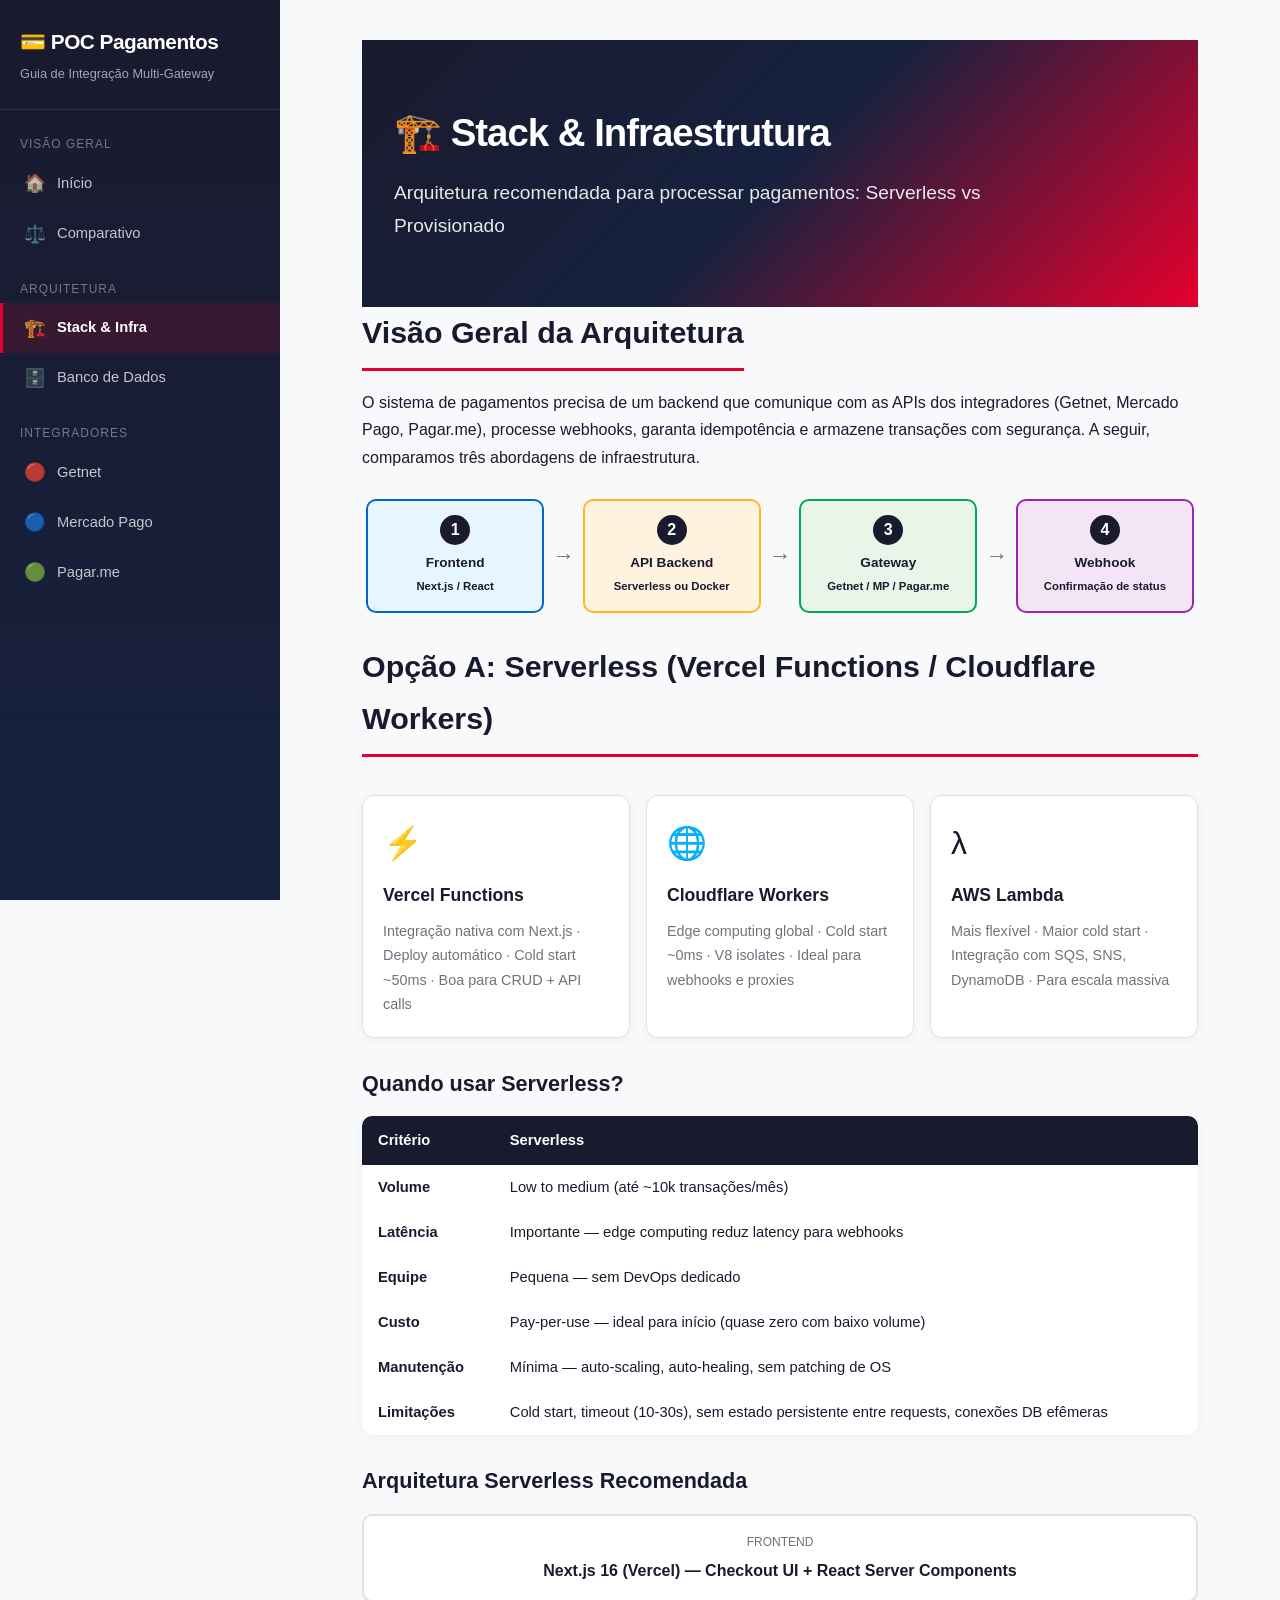
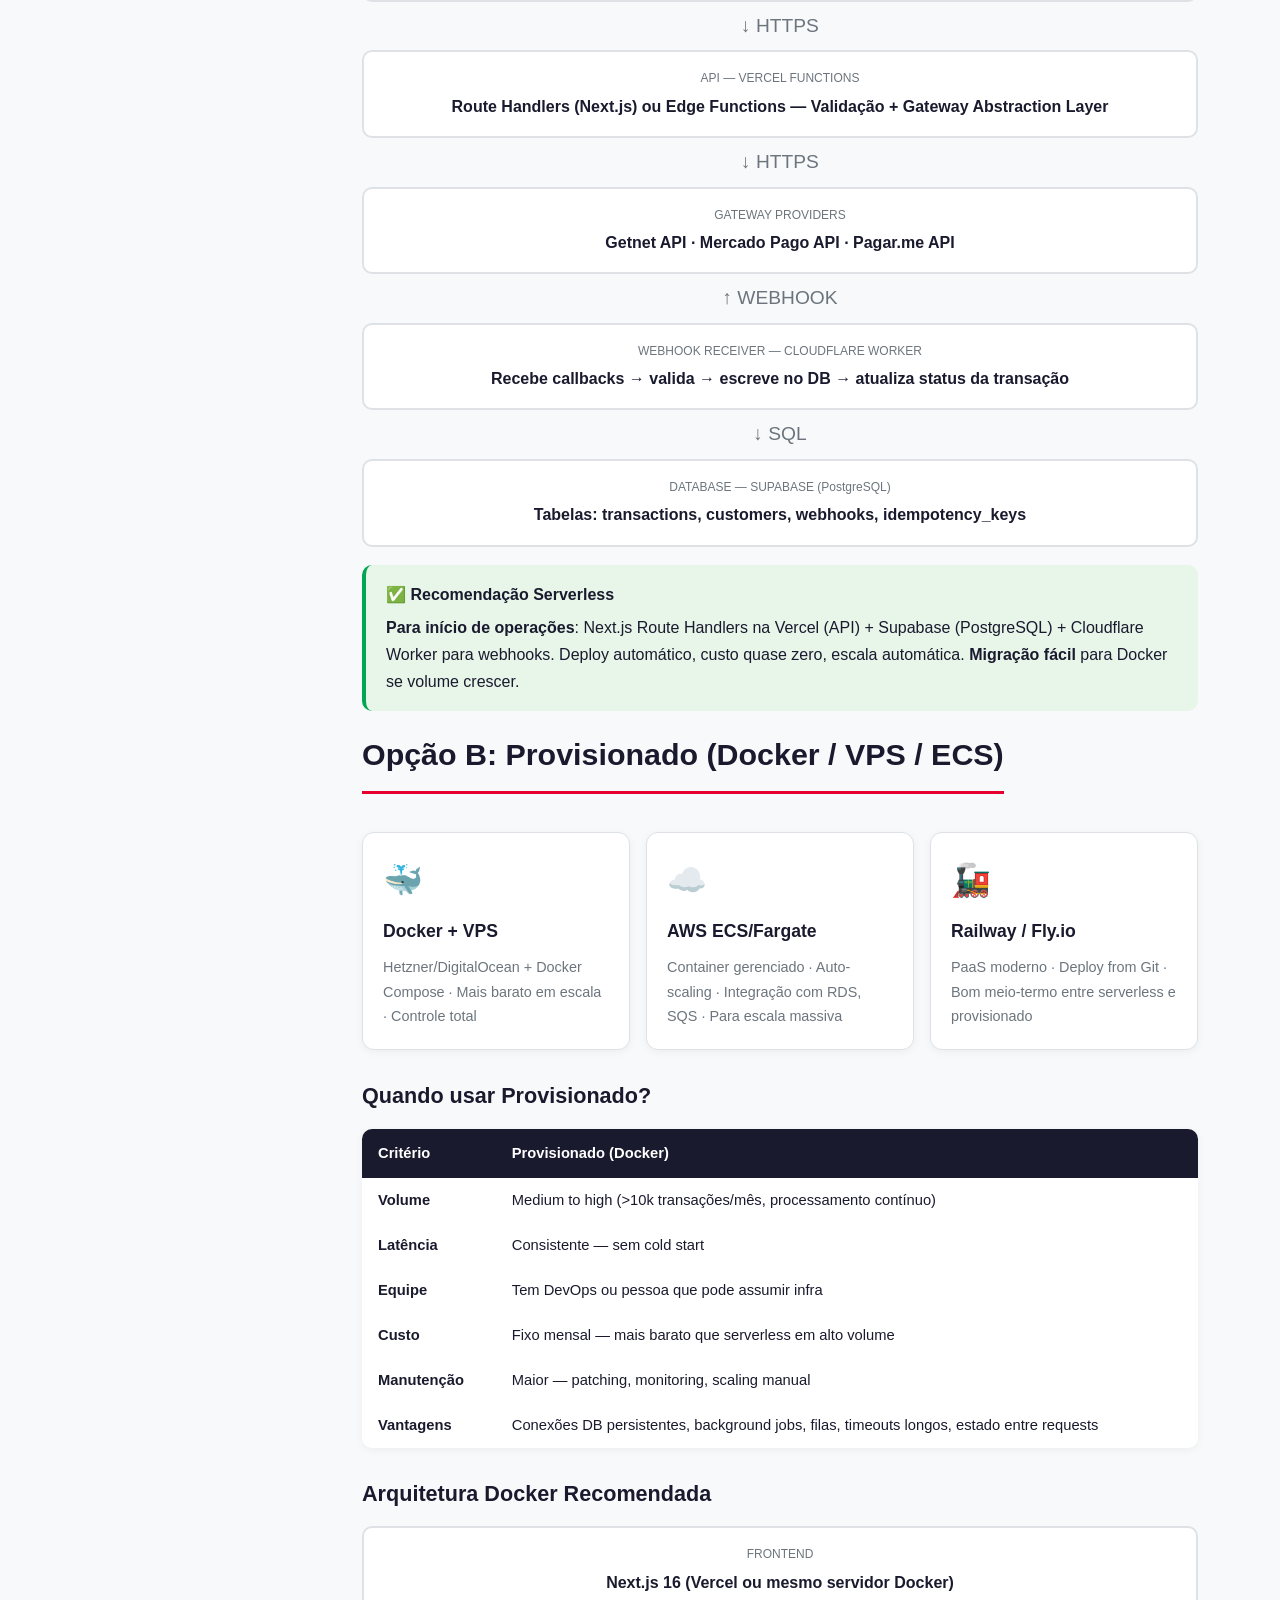
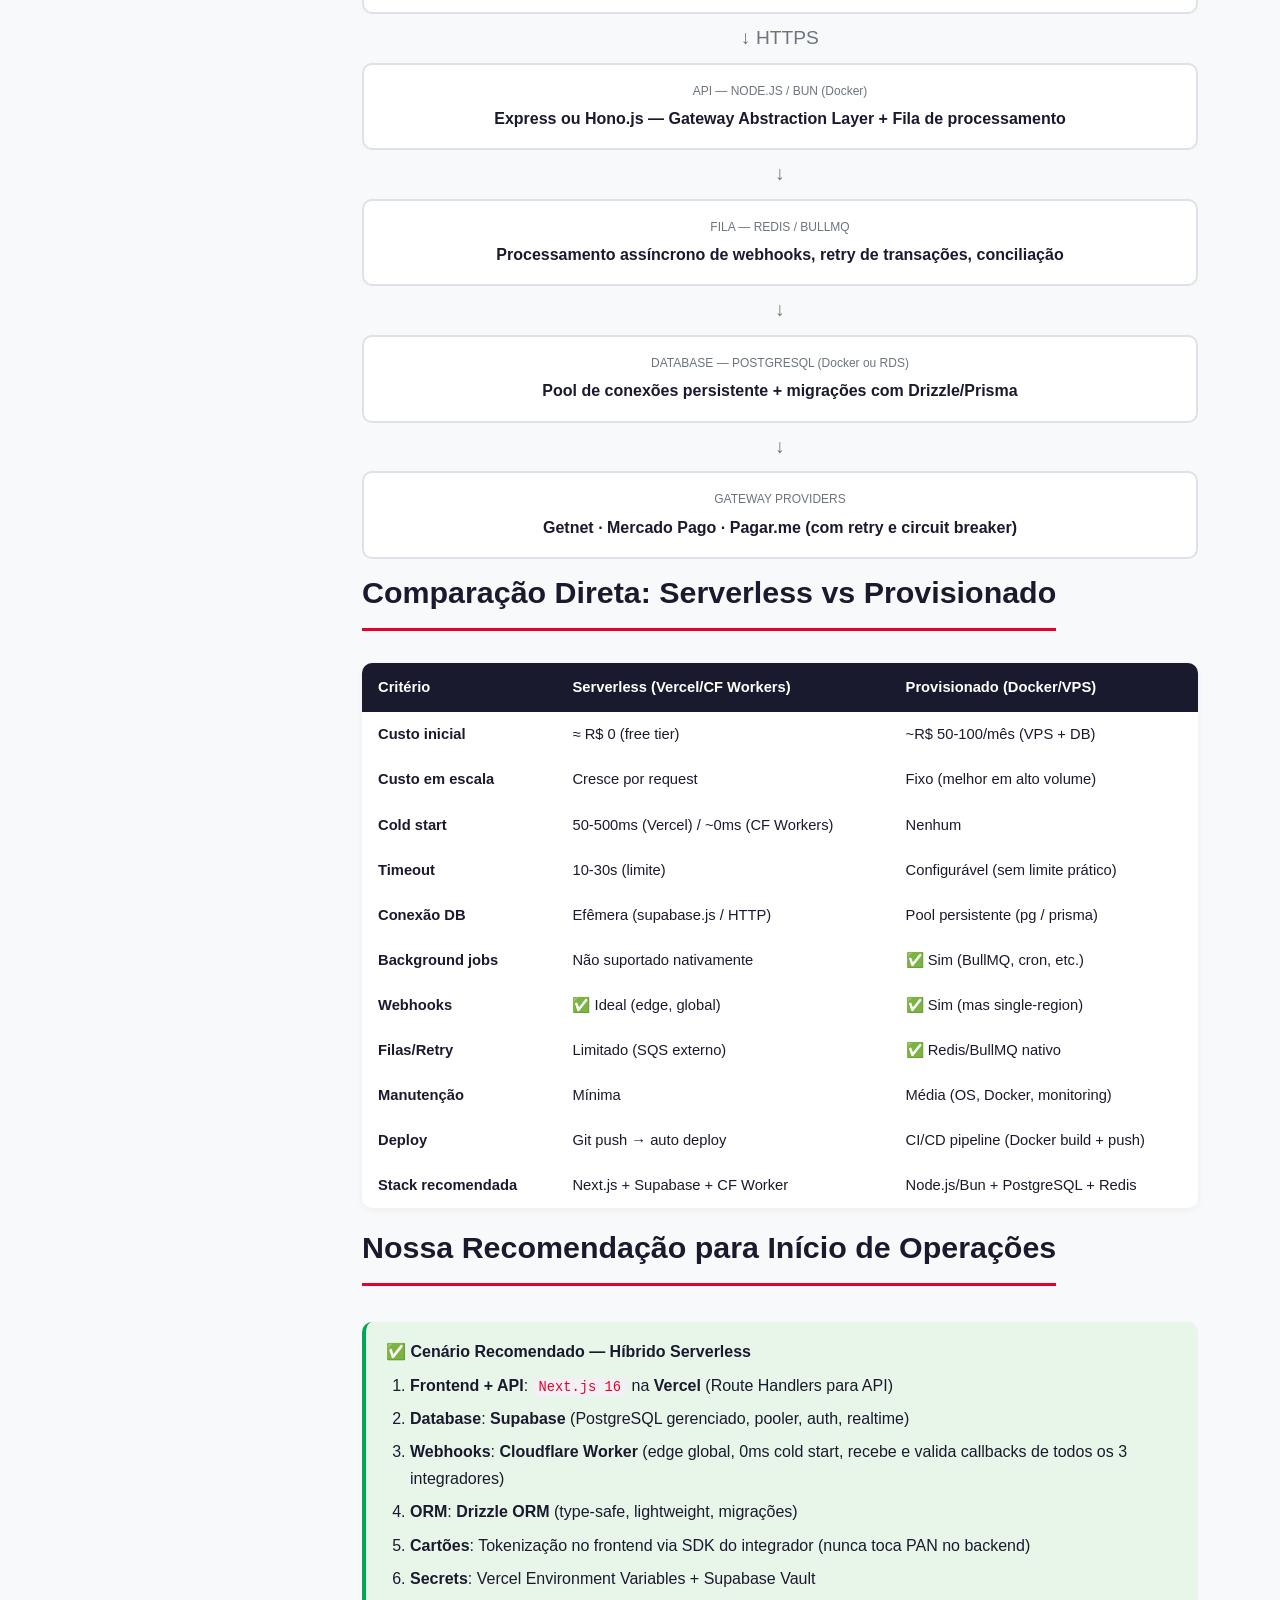
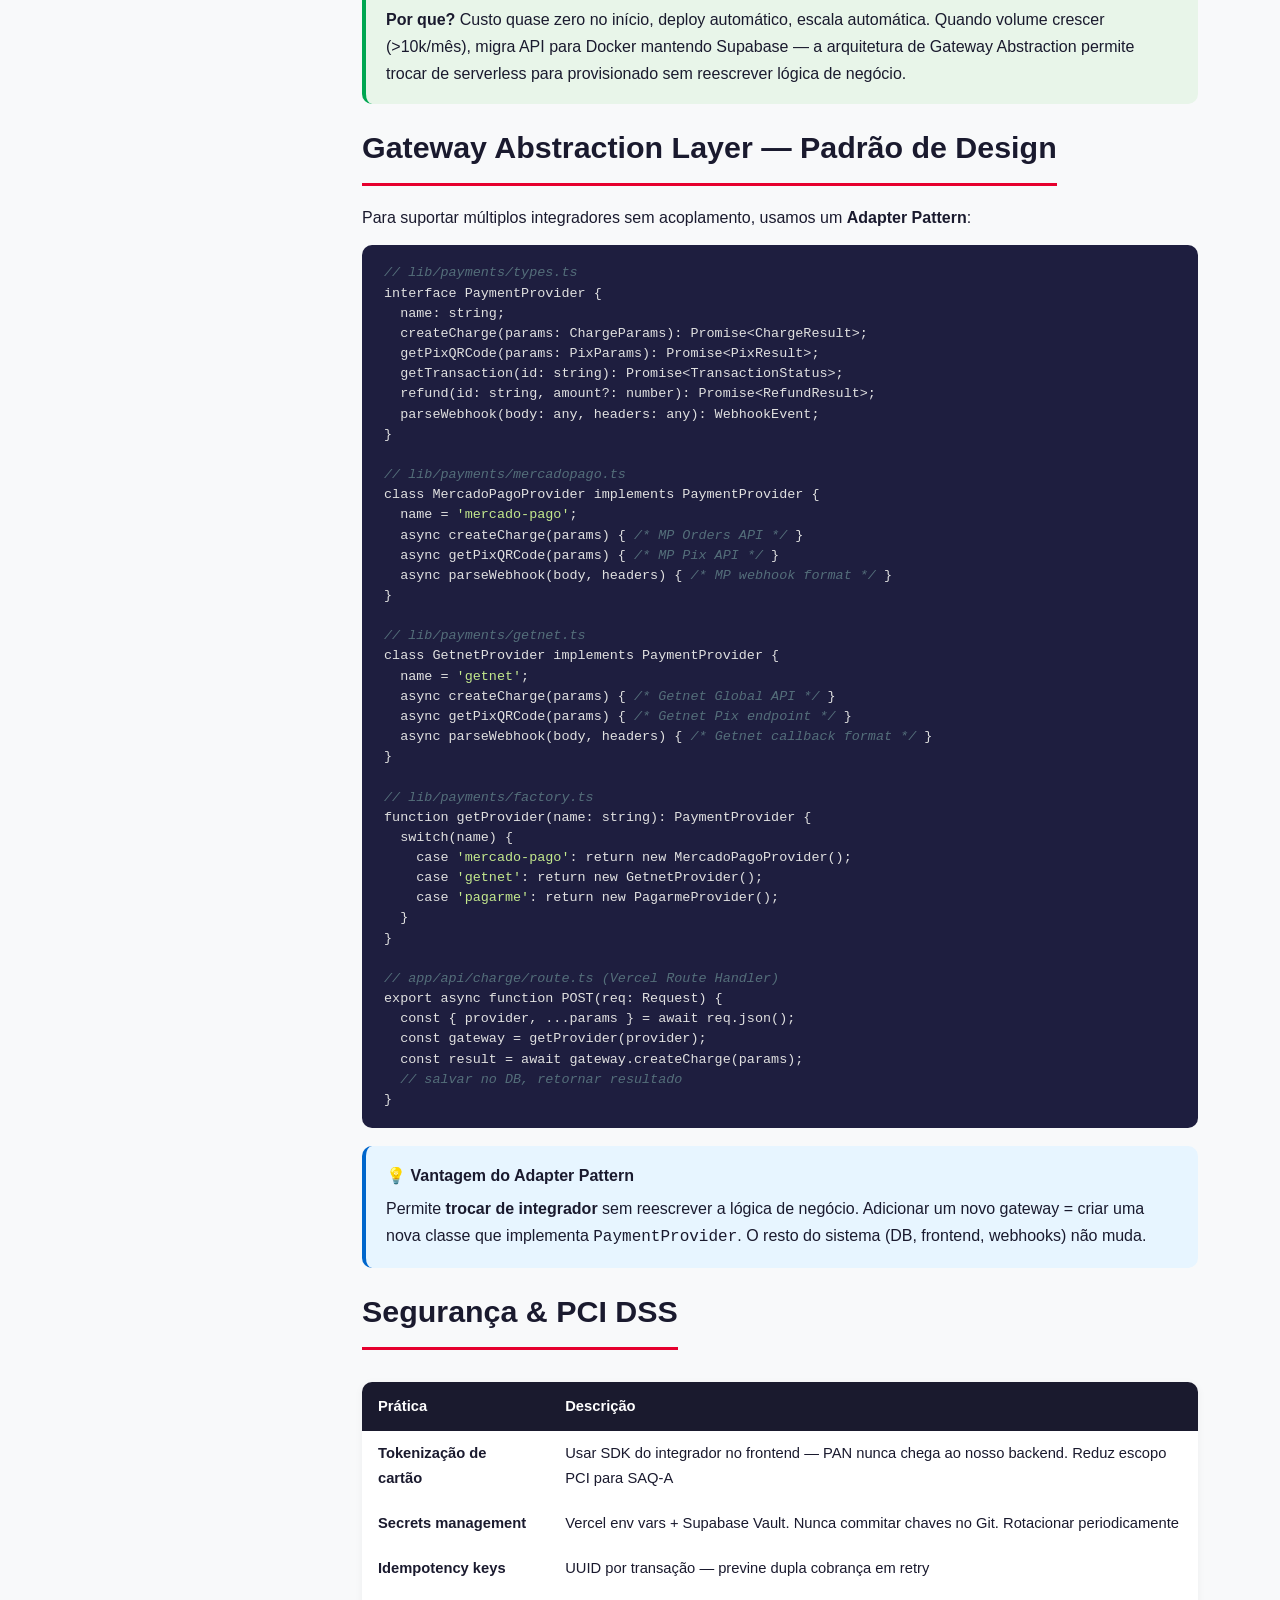
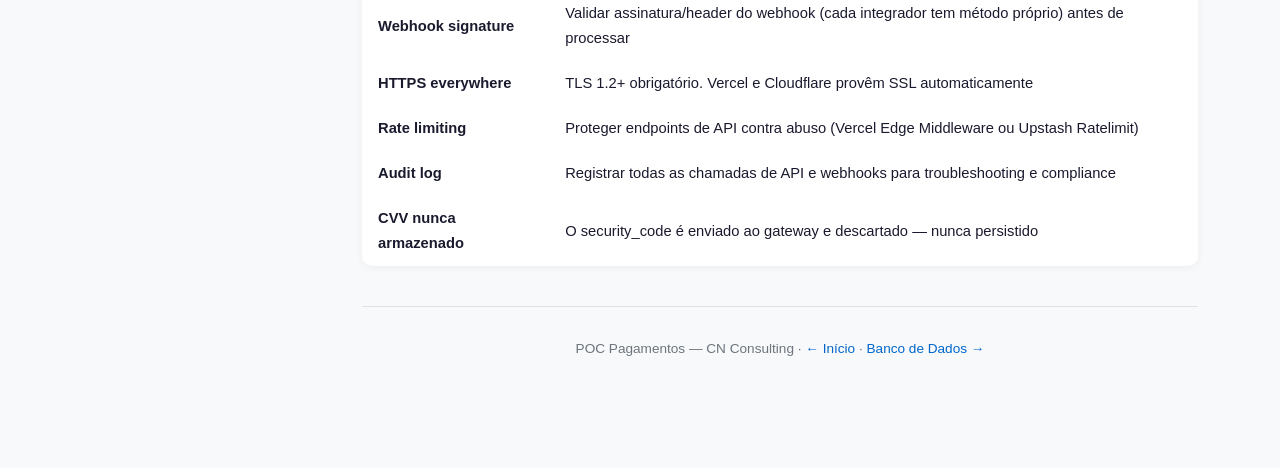
<file: stack.html>
<!DOCTYPE html>
<html lang="pt-BR">
<head>
<meta charset="UTF-8">
<meta name="viewport" content="width=device-width, initial-scale=1.0">
<title>Stack & Infra — POC Pagamentos</title>
<link rel="stylesheet" href="styles.css">
</head>
<body>
<div class="layout">
<button class="menu-toggle" onclick="document.querySelector('.sidebar').classList.toggle('open');document.querySelector('.sidebar-overlay').classList.toggle('show')">&#9776;</button>
<div class="sidebar-overlay" onclick="document.querySelector('.sidebar').classList.remove('open');this.classList.remove('show')"></div>
<aside class="sidebar">
    <div class="sidebar-brand">
        <h1>💳 POC Pagamentos</h1>
        <div class="sub">Guia de Integração Multi-Gateway</div>
    </div>
    <nav>
        <div class="nav-section">
            <div class="nav-label">Visão Geral</div>
            <a href="index.html" class="nav-link" data-page="index"><span class="icon">🏠</span> Início</a>
            <a href="comparativo.html" class="nav-link" data-page="comparativo"><span class="icon">⚖️</span> Comparativo</a>
        </div>
        <div class="nav-section">
            <div class="nav-label">Arquitetura</div>
            <a href="stack.html" class="nav-link" data-page="stack"><span class="icon">🏗️</span> Stack & Infra</a>
            <a href="banco.html" class="nav-link" data-page="banco"><span class="icon">🗄️</span> Banco de Dados</a>
        </div>
        <div class="nav-section">
            <div class="nav-label">Integradores</div>
            <a href="getnet.html" class="nav-link" data-page="getnet"><span class="icon">🔴</span> Getnet</a>
            <a href="mercado-pago.html" class="nav-link" data-page="mercado-pago"><span class="icon">🔵</span> Mercado Pago</a>
            <a href="pagarme.html" class="nav-link" data-page="pagarme"><span class="icon">🟢</span> Pagar.me</a>
        </div>
    </nav>
</aside>
<div class="main">
<div class="content page-stack">
<div class="hero">
    <h1>🏗️ Stack & Infraestrutura</h1>
    <p class="sub">Arquitetura recomendada para processar pagamentos: Serverless vs Provisionado</p>
</div>

<h2>Visão Geral da Arquitetura</h2>
<p>O sistema de pagamentos precisa de um backend que comunique com as APIs dos integradores (Getnet, Mercado Pago, Pagar.me), processe webhooks, garanta idempotência e armazene transações com segurança. A seguir, comparamos três abordagens de infraestrutura.</p>

<div class="flow">
    <div class="flow-step fs1"><div class="num">1</div><div class="label">Frontend<br><small>Next.js / React</small></div></div>
    <div class="flow-arrow">→</div>
    <div class="flow-step fs2"><div class="num">2</div><div class="label">API Backend<br><small>Serverless ou Docker</small></div></div>
    <div class="flow-arrow">→</div>
    <div class="flow-step fs3"><div class="num">3</div><div class="label">Gateway<br><small>Getnet / MP / Pagar.me</small></div></div>
    <div class="flow-arrow">→</div>
    <div class="flow-step fs4"><div class="num">4</div><div class="label">Webhook<br><small>Confirmação de status</small></div></div>
</div>

<h2>Opção A: Serverless (Vercel Functions / Cloudflare Workers)</h2>

<div class="card-grid">
    <div class="card"><div class="card-icon">⚡</div><h4>Vercel Functions</h4><p>Integração nativa com Next.js · Deploy automático · Cold start ~50ms · Boa para CRUD + API calls</p></div>
    <div class="card"><div class="card-icon">🌐</div><h4>Cloudflare Workers</h4><p>Edge computing global · Cold start ~0ms · V8 isolates · Ideal para webhooks e proxies</p></div>
    <div class="card"><div class="card-icon">λ</div><h4>AWS Lambda</h4><p>Mais flexível · Maior cold start · Integração com SQS, SNS, DynamoDB · Para escala massiva</p></div>
</div>

<h3>Quando usar Serverless?</h3>
<table>
    <thead><tr><th>Critério</th><th>Serverless</th></tr></thead>
    <tbody>
        <tr><td><strong>Volume</strong></td><td>Low to medium (até ~10k transações/mês)</td></tr>
        <tr><td><strong>Latência</strong></td><td>Importante — edge computing reduz latency para webhooks</td></tr>
        <tr><td><strong>Equipe</strong></td><td>Pequena — sem DevOps dedicado</td></tr>
        <tr><td><strong>Custo</strong></td><td>Pay-per-use — ideal para início (quase zero com baixo volume)</td></tr>
        <tr><td><strong>Manutenção</strong></td><td>Mínima — auto-scaling, auto-healing, sem patching de OS</td></tr>
        <tr><td><strong>Limitações</strong></td><td>Cold start, timeout (10-30s), sem estado persistente entre requests, conexões DB efêmeras</td></tr>
    </tbody>
</table>

<h3>Arquitetura Serverless Recomendada</h3>
<div class="stack-box"><div class="layer-label">FRONTEND</div>Next.js 16 (Vercel) — Checkout UI + React Server Components</div>
<div class="stack-arrow">↓ HTTPS</div>
<div class="stack-box"><div class="layer-label">API — VERCEL FUNCTIONS</div>Route Handlers (Next.js) ou Edge Functions — Validação + Gateway Abstraction Layer</div>
<div class="stack-arrow">↓ HTTPS</div>
<div class="stack-box"><div class="layer-label">GATEWAY PROVIDERS</div>Getnet API · Mercado Pago API · Pagar.me API</div>
<div class="stack-arrow">↑ WEBHOOK</div>
<div class="stack-box"><div class="layer-label">WEBHOOK RECEIVER — CLOUDFLARE WORKER</div>Recebe callbacks → valida → escreve no DB → atualiza status da transação</div>
<div class="stack-arrow">↓ SQL</div>
<div class="stack-box"><div class="layer-label">DATABASE — SUPABASE (PostgreSQL)</div>Tabelas: transactions, customers, webhooks, idempotency_keys</div>

<div class="callout callout-success">
    <span class="callout-title">✅ Recomendação Serverless</span>
    <strong>Para início de operações</strong>: Next.js Route Handlers na Vercel (API) + Supabase (PostgreSQL) + Cloudflare Worker para webhooks. Deploy automático, custo quase zero, escala automática. <strong>Migração fácil</strong> para Docker se volume crescer.
</div>

<h2>Opção B: Provisionado (Docker / VPS / ECS)</h2>

<div class="card-grid">
    <div class="card"><div class="card-icon">🐳</div><h4>Docker + VPS</h4><p>Hetzner/DigitalOcean + Docker Compose · Mais barato em escala · Controle total</p></div>
    <div class="card"><div class="card-icon">☁️</div><h4>AWS ECS/Fargate</h4><p>Container gerenciado · Auto-scaling · Integração com RDS, SQS · Para escala massiva</p></div>
    <div class="card"><div class="card-icon">🚂</div><h4>Railway / Fly.io</h4><p>PaaS moderno · Deploy from Git · Bom meio-termo entre serverless e provisionado</p></div>
</div>

<h3>Quando usar Provisionado?</h3>
<table>
    <thead><tr><th>Critério</th><th>Provisionado (Docker)</th></tr></thead>
    <tbody>
        <tr><td><strong>Volume</strong></td><td>Medium to high (>10k transações/mês, processamento contínuo)</td></tr>
        <tr><td><strong>Latência</strong></td><td>Consistente — sem cold start</td></tr>
        <tr><td><strong>Equipe</strong></td><td>Tem DevOps ou pessoa que pode assumir infra</td></tr>
        <tr><td><strong>Custo</strong></td><td>Fixo mensal — mais barato que serverless em alto volume</td></tr>
        <tr><td><strong>Manutenção</strong></td><td>Maior — patching, monitoring, scaling manual</td></tr>
        <tr><td><strong>Vantagens</strong></td><td>Conexões DB persistentes, background jobs, filas, timeouts longos, estado entre requests</td></tr>
    </tbody>
</table>

<h3>Arquitetura Docker Recomendada</h3>
<div class="stack-box"><div class="layer-label">FRONTEND</div>Next.js 16 (Vercel ou mesmo servidor Docker)</div>
<div class="stack-arrow">↓ HTTPS</div>
<div class="stack-box"><div class="layer-label">API — NODE.JS / BUN (Docker)</div>Express ou Hono.js — Gateway Abstraction Layer + Fila de processamento</div>
<div class="stack-arrow">↓</div>
<div class="stack-box"><div class="layer-label">FILA — REDIS / BULLMQ</div>Processamento assíncrono de webhooks, retry de transações, conciliação</div>
<div class="stack-arrow">↓</div>
<div class="stack-box"><div class="layer-label">DATABASE — POSTGRESQL (Docker ou RDS)</div>Pool de conexões persistente + migrações com Drizzle/Prisma</div>
<div class="stack-arrow">↓</div>
<div class="stack-box"><div class="layer-label">GATEWAY PROVIDERS</div>Getnet · Mercado Pago · Pagar.me (com retry e circuit breaker)</div>

<h2>Comparação Direta: Serverless vs Provisionado</h2>
<table>
    <thead><tr><th>Critério</th><th>Serverless (Vercel/CF Workers)</th><th>Provisionado (Docker/VPS)</th></tr></thead>
    <tbody>
        <tr><td><strong>Custo inicial</strong></td><td>≈ R$ 0 (free tier)</td><td>~R$ 50-100/mês (VPS + DB)</td></tr>
        <tr><td><strong>Custo em escala</strong></td><td>Cresce por request</td><td>Fixo (melhor em alto volume)</td></tr>
        <tr><td><strong>Cold start</strong></td><td>50-500ms (Vercel) / ~0ms (CF Workers)</td><td>Nenhum</td></tr>
        <tr><td><strong>Timeout</strong></td><td>10-30s (limite)</td><td>Configurável (sem limite prático)</td></tr>
        <tr><td><strong>Conexão DB</strong></td><td>Efêmera (supabase.js / HTTP)</td><td>Pool persistente (pg / prisma)</td></tr>
        <tr><td><strong>Background jobs</strong></td><td>Não suportado nativamente</td><td>✅ Sim (BullMQ, cron, etc.)</td></tr>
        <tr><td><strong>Webhooks</strong></td><td>✅ Ideal (edge, global)</td><td>✅ Sim (mas single-region)</td></tr>
        <tr><td><strong>Filas/Retry</strong></td><td>Limitado (SQS externo)</td><td>✅ Redis/BullMQ nativo</td></tr>
        <tr><td><strong>Manutenção</strong></td><td>Mínima</td><td>Média (OS, Docker, monitoring)</td></tr>
        <tr><td><strong>Deploy</strong></td><td>Git push → auto deploy</td><td>CI/CD pipeline (Docker build + push)</td></tr>
        <tr><td><strong>Stack recomendada</strong></td><td>Next.js + Supabase + CF Worker</td><td>Node.js/Bun + PostgreSQL + Redis</td></tr>
    </tbody>
</table>

<h2>Nossa Recomendação para Início de Operações</h2>

<div class="callout callout-success">
    <span class="callout-title">✅ Cenário Recomendado — Híbrido Serverless</span>
    <ol>
        <li><strong>Frontend + API</strong>: <code>Next.js 16</code> na <strong>Vercel</strong> (Route Handlers para API)</li>
        <li><strong>Database</strong>: <strong>Supabase</strong> (PostgreSQL gerenciado, pooler, auth, realtime)</li>
        <li><strong>Webhooks</strong>: <strong>Cloudflare Worker</strong> (edge global, 0ms cold start, recebe e valida callbacks de todos os 3 integradores)</li>
        <li><strong>ORM</strong>: <strong>Drizzle ORM</strong> (type-safe, lightweight, migrações)</li>
        <li><strong>Cartões</strong>: Tokenização no frontend via SDK do integrador (nunca toca PAN no backend)</li>
        <li><strong>Secrets</strong>: Vercel Environment Variables + Supabase Vault</li>
    </ol>
    <strong>Por que?</strong> Custo quase zero no início, deploy automático, escala automática. Quando volume crescer (>10k/mês), migra API para Docker mantendo Supabase — a arquitetura de Gateway Abstraction permite trocar de serverless para provisionado sem reescrever lógica de negócio.
</div>

<h2>Gateway Abstraction Layer — Padrão de Design</h2>
<p>Para suportar múltiplos integradores sem acoplamento, usamos um <strong>Adapter Pattern</strong>:</p>

<pre><code><span class="tok-comment">// lib/payments/types.ts</span>
interface PaymentProvider {
  name: string;
  createCharge(params: ChargeParams): Promise&lt;ChargeResult&gt;;
  getPixQRCode(params: PixParams): Promise&lt;PixResult&gt;;
  getTransaction(id: string): Promise&lt;TransactionStatus&gt;;
  refund(id: string, amount?: number): Promise&lt;RefundResult&gt;;
  parseWebhook(body: any, headers: any): WebhookEvent;
}

<span class="tok-comment">// lib/payments/mercadopago.ts</span>
class MercadoPagoProvider implements PaymentProvider {
  name = <span class="tok-str">'mercado-pago'</span>;
  async createCharge(params) { <span class="tok-comment">/* MP Orders API */</span> }
  async getPixQRCode(params) { <span class="tok-comment">/* MP Pix API */</span> }
  async parseWebhook(body, headers) { <span class="tok-comment">/* MP webhook format */</span> }
}

<span class="tok-comment">// lib/payments/getnet.ts</span>
class GetnetProvider implements PaymentProvider {
  name = <span class="tok-str">'getnet'</span>;
  async createCharge(params) { <span class="tok-comment">/* Getnet Global API */</span> }
  async getPixQRCode(params) { <span class="tok-comment">/* Getnet Pix endpoint */</span> }
  async parseWebhook(body, headers) { <span class="tok-comment">/* Getnet callback format */</span> }
}

<span class="tok-comment">// lib/payments/factory.ts</span>
function getProvider(name: string): PaymentProvider {
  switch(name) {
    case <span class="tok-str">'mercado-pago'</span>: return new MercadoPagoProvider();
    case <span class="tok-str">'getnet'</span>: return new GetnetProvider();
    case <span class="tok-str">'pagarme'</span>: return new PagarmeProvider();
  }
}

<span class="tok-comment">// app/api/charge/route.ts (Vercel Route Handler)</span>
export async function POST(req: Request) {
  const { provider, ...params } = await req.json();
  const gateway = getProvider(provider);
  const result = await gateway.createCharge(params);
  <span class="tok-comment">// salvar no DB, retornar resultado</span>
}</code></pre>

<div class="callout callout-info">
    <span class="callout-title">💡 Vantagem do Adapter Pattern</span>
    Permite <strong>trocar de integrador</strong> sem reescrever a lógica de negócio. Adicionar um novo gateway = criar uma nova classe que implementa <code>PaymentProvider</code>. O resto do sistema (DB, frontend, webhooks) não muda.
</div>

<h2>Segurança & PCI DSS</h2>
<table>
    <thead><tr><th>Prática</th><th>Descrição</th></tr></thead>
    <tbody>
        <tr><td><strong>Tokenização de cartão</strong></td><td>Usar SDK do integrador no frontend — PAN nunca chega ao nosso backend. Reduz escopo PCI para SAQ-A</td></tr>
        <tr><td><strong>Secrets management</strong></td><td>Vercel env vars + Supabase Vault. Nunca commitar chaves no Git. Rotacionar periodicamente</td></tr>
        <tr><td><strong>Idempotency keys</strong></td><td>UUID por transação — previne dupla cobrança em retry</td></tr>
        <tr><td><strong>Webhook signature</strong></td><td>Validar assinatura/header do webhook (cada integrador tem método próprio) antes de processar</td></tr>
        <tr><td><strong>HTTPS everywhere</strong></td><td>TLS 1.2+ obrigatório. Vercel e Cloudflare provêm SSL automaticamente</td></tr>
        <tr><td><strong>Rate limiting</strong></td><td>Proteger endpoints de API contra abuso (Vercel Edge Middleware ou Upstash Ratelimit)</td></tr>
        <tr><td><strong>Audit log</strong></td><td>Registrar todas as chamadas de API e webhooks para troubleshooting e compliance</td></tr>
        <tr><td><strong>CVV nunca armazenado</strong></td><td>O security_code é enviado ao gateway e descartado — nunca persistido</td></tr>
    </tbody>
</table>

<div class="footer">POC Pagamentos — CN Consulting · <a href="index.html">← Início</a> · <a href="banco.html">Banco de Dados →</a></div>
</div>
</div>
</div>
<script>
(function(){
  var path = window.location.pathname.split('/').pop() || 'index.html';
  document.querySelectorAll('.nav-link').forEach(function(link){
    var page = link.getAttribute('data-page');
    if(path === page + '.html' || (path === '' && page === 'index')){
      link.classList.add('active');
    }
  });
})();
</script>
</body>
</html>
</file>
<file: styles.css>
/* ===== RESET & BASE ===== */
*{margin:0;padding:0;box-sizing:border-box}
body{font-family:'Segoe UI',-apple-system,BlinkMacSystemFont,Roboto,sans-serif;line-height:1.7;color:#1A1A2E;background:#F8F9FA}
a{color:#0066CC;text-decoration:none;transition:color .2s}
a:hover{color:#E6002D;text-decoration:underline}
ul,ol{margin-bottom:14px;padding-left:24px}
li{margin-bottom:6px}
p{margin-bottom:14px}

/* ===== LAYOUT ===== */
.layout{display:flex;min-height:100vh}

/* ===== SIDEBAR ===== */
.sidebar{width:280px;background:linear-gradient(180deg,#1A1A2E 0%,#16213E 100%);color:#fff;position:fixed;height:100vh;overflow-y:auto;z-index:100;transition:transform .3s}
.sidebar-brand{padding:24px 20px;border-bottom:1px solid rgba(255,255,255,.1)}
.sidebar-brand h1{font-size:1.3em;font-weight:800;letter-spacing:-.5px}
.sidebar-brand .sub{font-size:.8em;opacity:.6;margin-top:4px}
.sidebar nav{padding:12px 0}
.sidebar nav .nav-section{margin-bottom:8px}
.sidebar nav .nav-label{font-size:.75em;text-transform:uppercase;letter-spacing:1px;opacity:.4;padding:12px 20px 4px}
.sidebar nav a{display:flex;align-items:center;gap:10px;padding:10px 20px;color:rgba(255,255,255,.75);font-size:.92em;transition:all .2s;border-left:3px solid transparent}
.sidebar nav a:hover{background:rgba(255,255,255,.08);color:#fff;border-left-color:#E6002D}
.sidebar nav a.active{background:rgba(230,0,45,.15);color:#fff;border-left-color:#E6002D;font-weight:600}
.sidebar nav a .icon{font-size:1.2em;width:24px;text-align:center}

/* ===== MAIN CONTENT ===== */
.main{flex:1;margin-left:280px;padding:0}
.content{max-width:900px;margin:0 auto;padding:40px 32px 80px}

/* ===== HERO ===== */
.hero{background:linear-gradient(135deg,#1A1A2E 0%,#16213E 50%,#E6002D 100%);color:#fff;padding:60px 32px 50px;border-radius:0 0 0 0}
.hero h1{font-size:2.4em;font-weight:800;margin-bottom:12px;letter-spacing:-1px}
.hero .sub{font-size:1.2em;opacity:.9;max-width:700px}
.hero .badges{display:flex;gap:10px;flex-wrap:wrap;margin-top:20px}
.hero .badge{background:rgba(255,255,255,.15);border:1px solid rgba(255,255,255,.3);padding:6px 16px;border-radius:50px;font-size:.85em;backdrop-filter:blur(10px)}

/* ===== TYPOGRAPHY ===== */
h2{font-size:1.9em;color:#1A1A2E;margin-bottom:18px;padding-bottom:10px;border-bottom:3px solid #E6002D;display:inline-block}
h3{font-size:1.35em;color:#1A1A2E;margin:28px 0 14px}
h4{font-size:1.1em;color:#0066CC;margin:20px 0 10px}

/* ===== CODE ===== */
pre{background:#1E1E3F;color:#E0E0E0;padding:18px 22px;border-radius:10px;overflow-x:auto;margin:14px 0;font-size:.84em;line-height:1.5;font-family:'Fira Code','Cascadia Code','Consolas',monospace}
code{font-family:'Fira Code','Cascadia Code','Consolas',monospace}
p code,li code,td code{background:#F0F0F5;padding:2px 6px;border-radius:4px;font-size:.86em;color:#E6002D}
.tok-key{color:#82AAFF}.tok-str{color:#C3E88D}.tok-num{color:#F78C6C}.tok-bool{color:#FF9CAC}.tok-comment{color:#546E7A;font-style:italic}

/* ===== TABLES ===== */
table{width:100%;border-collapse:collapse;margin:14px 0;font-size:.92em;background:#fff;border-radius:10px;overflow:hidden;box-shadow:0 2px 8px rgba(0,0,0,.05)}
th{background:#1A1A2E;color:#fff;padding:12px 16px;text-align:left;font-weight:600}
td{padding:10px 16px;border-bottom:1px solid:#DEE2E6}
tr:last-child td{border-bottom:none}
tr:hover td{background:#F8F9FF}

/* ===== CALLOUTS ===== */
.callout{border-radius:10px;padding:16px 20px;margin:18px 0;border-left:4px solid}
.callout-info{background:#E7F5FF;border-color:#0066CC}
.callout-warn{background:#FFF8E1;border-color:#FFB81C}
.callout-danger{background:#FFEBEE;border-color:#E6002D}
.callout-success{background:#E8F5E9;border-color:#00A651}
.callout-title{font-weight:700;margin-bottom:6px;display:block}

/* ===== STATUS ===== */
.status{display:inline-block;padding:2px 10px;border-radius:50px;font-size:.8em;font-weight:600}
.status-approved{background:#C8E6C9;color:#2E7D32}.status-denied{background:#FFCDD2;color:#C62828}
.status-pending{background:#FFF9C4;color:#F57F17}.status-error{background:#FFCDD2;color:#B71C1C}
.status-waiting{background:#E1BEE7;color:#6A1B9A}

/* ===== FLOW ===== */
.flow{display:flex;align-items:stretch;gap:0;margin:24px 0;flex-wrap:wrap}
.flow-step{flex:1;min-width:150px;text-align:center;padding:14px 10px;border-radius:10px;margin:4px}
.flow-step .num{display:inline-block;width:30px;height:30px;border-radius:50%;background:#1A1A2E;color:#fff;font-weight:700;line-height:30px;margin-bottom:6px}
.flow-step .label{font-weight:600;font-size:.85em}
.flow-arrow{display:flex;align-items:center;color:#6C757D;font-size:1.4em;padding:0 4px}
.fs1{background:#E7F5FF;border:2px solid #0066CC}.fs2{background:#FFF3E0;border:2px solid #FFB81C}
.fs3{background:#E8F5E9;border:2px solid #00A651}.fs4{background:#F3E5F5;border:2px solid #9C27B0}

/* ===== ENDPOINT ===== */
.endpoint{background:#fff;border:1px solid #DEE2E6;border-radius:10px;padding:16px 22px;margin:12px 0;box-shadow:0 2px 8px rgba(0,0,0,.04)}
.endpoint .method{display:inline-block;padding:4px 12px;border-radius:6px;font-weight:700;font-size:.78em;margin-right:8px}
.m-post{background:#E8F5E9;color:#00A651}.m-get{background:#E7F5FF;color:#0066CC}.m-patch{background:#FFF3E0;color:#E65100}
.endpoint .url{font-family:'Fira Code',monospace;font-size:.88em;word-break:break-all}

/* ===== CARDS ===== */
.card-grid{display:grid;grid-template-columns:repeat(auto-fit,minmax(260px,1fr));gap:16px;margin:20px 0}
.card{background:#fff;border:1px solid #DEE2E6;border-radius:12px;padding:20px;box-shadow:0 2px 8px rgba(0,0,0,.05);transition:transform .2s,box-shadow .2s}
.card:hover{transform:translateY(-2px);box-shadow:0 6px 20px rgba(0,0,0,.1)}
.card .card-icon{font-size:2em;margin-bottom:10px}
.card h4{margin:0 0 8px;color:#1A1A2E;font-size:1.1em}
.card p{font-size:.9em;color:#6C757D;margin:0}

/* ===== COMPARISON GRID ===== */
.compare-grid{display:grid;grid-template-columns:repeat(auto-fit,minmax(200px,1fr));gap:12px;margin:20px 0}
.compare-card{background:#fff;border-radius:12px;padding:18px;border:2px solid #DEE2E6;transition:border-color .2s}
.compare-card.recommended{border-color:#00A651;box-shadow:0 0 0 3px rgba(0,166,81,.15)}
.compare-card .badge-top{display:inline-block;background:#00A651;color:#fff;padding:2px 12px;border-radius:50px;font-size:.75em;font-weight:700;margin-bottom:8px}
.compare-card h4{color:#1A1A2E;margin:0 0 6px}
.compare-card .rate{font-size:1.6em;font-weight:800;color:#1A1A2E;margin:8px 0}
.compare-card .rate small{font-size:.5em;font-weight:400;color:#6C757D}
.compare-card ul{font-size:.85em;padding-left:18px;margin:8px 0}
.compare-card li{margin-bottom:4px}

/* ===== STACK DIAGRAM ===== */
.stack-box{background:#fff;border:2px solid #DEE2E6;border-radius:10px;padding:16px 20px;margin:8px 0;text-align:center;font-weight:600}
.stack-box .layer-label{font-size:.75em;color:#6C757D;font-weight:400;margin-bottom:4px}
.stack-arrow{text-align:center;color:#6C757D;font-size:1.2em;margin:2px 0}

/* ===== MOBILE TOGGLE ===== */
.menu-toggle{display:none;position:fixed;top:16px;left:16px;z-index:200;background:#1A1A2E;color:#fff;border:none;border-radius:8px;padding:10px 14px;font-size:1.2em;cursor:pointer}
.sidebar-overlay{display:none;position:fixed;inset:0;background:rgba(0,0,0,.4);z-index:99}

/* ===== FOOTER ===== */
.footer{text-align:center;padding:30px 20px;color:#6C757D;font-size:.85em;border-top:1px solid #DEE2E6;margin-top:40px}

/* ===== RESPONSIVE ===== */
@media(max-width:900px){
  .sidebar{transform:translateX(-100%)}
  .sidebar.open{transform:translateX(0)}
  .main{margin-left:0}
  .menu-toggle{display:block}
  .sidebar-overlay.show{display:block}
  .hero h1{font-size:1.8em}
  .flow{flex-direction:column}.flow-arrow{display:none;transform:rotate(90deg)}
}
</file>
